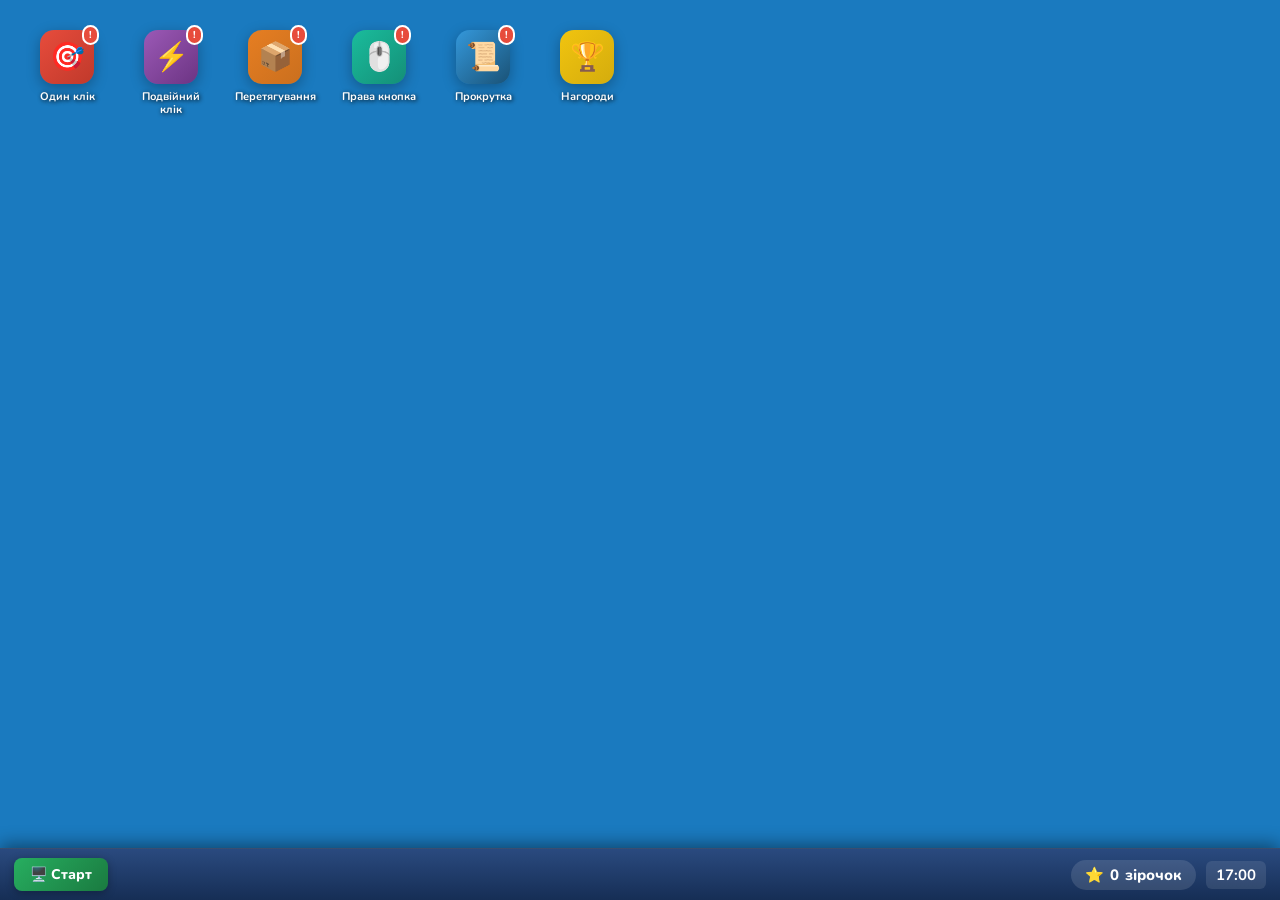
<file: desktop-game.html>
<!DOCTYPE html>
<html lang="uk">
<head>
<meta charset="UTF-8">
<meta name="viewport" content="width=device-width, initial-scale=1.0">
<title>🖥️ Мій Комп'ютер</title>
<style>
@import url('https://fonts.googleapis.com/css2?family=Nunito:wght@400;700;800;900&display=swap');

*{box-sizing:border-box;margin:0;padding:0;-webkit-user-select:none;user-select:none;}

body{
  font-family:'Nunito',sans-serif;
  background:#1a7abf;
  height:100vh;
  overflow:hidden;
  position:relative;
}

/* ── TASKBAR ── */
#taskbar{
  position:fixed;bottom:0;left:0;right:0;height:52px;
  background:linear-gradient(#2a4a7f,#162e55);
  display:flex;align-items:center;padding:0 14px;gap:10px;
  z-index:9000;border-top:1px solid rgba(255,255,255,.15);
  box-shadow:0 -3px 18px rgba(0,0,0,.45);
}
#start-btn{
  background:linear-gradient(135deg,#27ae60,#1a7a40);
  color:#fff;border:none;border-radius:8px;
  padding:7px 16px;font:800 14px 'Nunito',sans-serif;
  cursor:pointer;box-shadow:0 2px 8px rgba(0,0,0,.3);
  transition:transform .12s;
}
#start-btn:hover{transform:scale(1.06);}
#start-btn:active{transform:scale(.94);}
#tb-score{
  margin-left:auto;color:#fff;font-size:15px;font-weight:800;
  background:rgba(255,255,255,.12);border-radius:20px;
  padding:5px 14px;display:flex;align-items:center;gap:6px;
}
#clock{
  color:#fff;font-size:15px;font-weight:700;
  background:rgba(255,255,255,.1);border-radius:6px;padding:4px 10px;
}

/* ── DESKTOP ICONS ── */
#desktop{
  position:absolute;top:0;left:0;right:0;bottom:52px;
  display:flex;flex-wrap:wrap;align-content:flex-start;
  padding:22px;gap:14px;
}
.icon{
  width:90px;display:flex;flex-direction:column;
  align-items:center;gap:6px;cursor:pointer;
  border-radius:12px;padding:8px 4px;
  transition:background .15s,transform .12s;position:relative;
}
.icon:hover{background:rgba(255,255,255,.22);transform:scale(1.07);}
.icon-img{
  width:54px;height:54px;border-radius:14px;
  display:flex;align-items:center;justify-content:center;
  font-size:28px;box-shadow:0 4px 14px rgba(0,0,0,.28);
  position:relative;
}
.icon-lbl{
  color:#fff;font-size:11px;font-weight:700;text-align:center;
  text-shadow:1px 1px 4px rgba(0,0,0,.9);line-height:1.2;
}
.badge{
  position:absolute;top:-5px;right:-5px;
  background:#e74c3c;color:#fff;font-size:10px;font-weight:800;
  border-radius:10px;padding:1px 5px;border:2px solid #fff;
}
.badge.done{background:#27ae60;}

/* ── WINDOWS ── */
.win{
  position:absolute;background:#f0f4ff;
  border-radius:16px;box-shadow:0 22px 60px rgba(0,0,0,.55);
  display:none;flex-direction:column;
  overflow:hidden;border:1px solid rgba(255,255,255,.3);
  min-width:340px;
}
.win.open{display:flex;}
.win-hdr{
  background:linear-gradient(135deg,#2c5f9e,#1a3a6e);
  color:#fff;padding:10px 14px;
  display:flex;align-items:center;gap:10px;
  cursor:move;border-radius:16px 16px 0 0;flex-shrink:0;
  touch-action:none;
}
.win-title{font-weight:800;font-size:13px;flex:1;}
.win-close{
  width:26px;height:26px;border-radius:50%;border:none;
  background:#e74c3c;color:#fff;font-size:12px;font-weight:800;
  cursor:pointer;display:flex;align-items:center;justify-content:center;
  transition:all .15s;
}
.win-close:hover{background:#c0392b;transform:scale(1.12);}
.win-body{
  padding:18px;flex:1;display:flex;flex-direction:column;
  align-items:center;gap:12px;
}

/* ── SHARED GAME UI ── */
.instruction{
  background:linear-gradient(135deg,#3498db,#2471a3);
  color:#fff;border-radius:12px;padding:9px 14px;
  font-size:13px;font-weight:700;text-align:center;width:100%;
}
.big-num{font-size:52px;font-weight:900;color:#2c3e50;line-height:1;}
.goal-txt{font-size:13px;color:#7f8c8d;font-weight:700;}
.pbar{width:100%;height:18px;background:#dde;border-radius:9px;overflow:hidden;}
.pfill{height:100%;border-radius:9px;transition:width .35s ease;background:linear-gradient(90deg,#27ae60,#2ecc71);}
.done-msg{
  display:none;flex-direction:column;align-items:center;gap:4px;
  background:linear-gradient(135deg,#f9ca24,#f0932b);
  border-radius:14px;padding:14px;text-align:center;
  font-size:14px;font-weight:800;color:#fff;width:100%;
}
.done-msg.show{display:flex;}
.done-msg .big{font-size:38px;}

/* ── CLICK GAME ── */
#click-target{
  width:120px;height:120px;border-radius:50%;
  background:linear-gradient(135deg,#e74c3c,#c0392b);
  border:4px solid #fff;cursor:pointer;
  display:flex;align-items:center;justify-content:center;font-size:48px;
  box-shadow:0 8px 26px rgba(231,76,60,.5);
  animation:pulse 1.4s ease-in-out infinite;transition:background .2s;
}
@keyframes pulse{0%,100%{transform:scale(1)}50%{transform:scale(1.07)}}
#click-target:active{transform:scale(.88)!important;animation:none;}

/* ── DBLCLICK GAME ── */
#dbl-target{
  width:130px;height:130px;border-radius:18px;
  background:linear-gradient(135deg,#9b59b6,#6c3483);
  border:4px solid #fff;cursor:pointer;
  display:flex;align-items:center;justify-content:center;
  flex-direction:column;gap:4px;font-size:44px;
  box-shadow:0 8px 26px rgba(155,89,182,.5);
  animation:bob 2s ease-in-out infinite;
}
@keyframes bob{0%,100%{transform:translateY(0)}50%{transform:translateY(-8px)}}
#dbl-target .hint{font-size:12px;color:rgba(255,255,255,.9);font-weight:700;}

/* ── DRAG GAME ── */
#drag-stage{
  width:100%;height:180px;position:relative;
  background:linear-gradient(135deg,#ecf0f1,#dfe6e9);
  border-radius:14px;border:3px dashed #bdc3c7;
}
#drag-box{
  position:absolute;
  width:60px;height:60px;
  border-radius:14px;
  background:linear-gradient(135deg,#e67e22,#ca6f1e);
  border:3px solid #fff;
  display:flex;align-items:center;justify-content:center;font-size:28px;
  box-shadow:0 5px 16px rgba(230,126,34,.5);
  cursor:grab;
  touch-action:none;
  z-index:10;
}
#drag-box.active{cursor:grabbing;box-shadow:0 12px 30px rgba(230,126,34,.65);transform:scale(1.1) rotate(3deg);}
#drag-zone{
  position:absolute;
  width:72px;height:72px;
  right:18px;top:50%;margin-top:-36px;
  border-radius:14px;
  background:rgba(46,204,113,.2);
  border:3px dashed #27ae60;
  display:flex;align-items:center;justify-content:center;font-size:28px;
  transition:all .15s;
}
#drag-zone.over{background:rgba(46,204,113,.5);border-style:solid;transform:scale(1.1);}
#drag-hint{
  position:absolute;top:50%;left:calc(14% + 55px);margin-top:-14px;
  font-size:24px;
  animation:nudge .7s ease-in-out infinite;pointer-events:none;opacity:.6;
}
@keyframes nudge{0%,100%{transform:translateX(0)}50%{transform:translateX(8px)}}

/* ── RIGHT-CLICK ── */
#rc-target{
  width:130px;height:130px;border-radius:18px;
  background:linear-gradient(135deg,#1abc9c,#148f77);
  border:4px solid #fff;cursor:context-menu;
  display:flex;align-items:center;justify-content:center;
  flex-direction:column;gap:4px;font-size:44px;
  box-shadow:0 8px 26px rgba(26,188,156,.5);
  animation:bob 1.8s ease-in-out infinite;
}
#rc-target .hint{font-size:12px;color:rgba(255,255,255,.9);font-weight:700;}

/* ── CONTEXT MENU ── */
#ctx-menu{
  position:fixed;background:#fff;border-radius:10px;
  box-shadow:0 8px 28px rgba(0,0,0,.3);
  padding:6px 0;min-width:165px;z-index:9999;display:none;
  border:1px solid rgba(0,0,0,.1);
}
#ctx-menu.show{display:block;}
.ctx-item{
  padding:8px 16px;font:700 13px 'Nunito',sans-serif;
  cursor:pointer;color:#2c3e50;display:flex;align-items:center;gap:8px;
  transition:background .1s;
}
.ctx-item:hover{background:#eaf4fb;}
.ctx-item.hl{background:#d5f5e3;color:#1a7a40;}
.ctx-sep{height:1px;background:#eee;margin:4px 0;}

/* ── SCROLL ── */
#scroll-box{
  width:100%;height:155px;overflow-y:auto;
  border-radius:12px;border:2px solid #bdc3c7;background:#fff;
}
#scroll-box::-webkit-scrollbar{width:10px;}
#scroll-box::-webkit-scrollbar-track{background:#f0f0f0;border-radius:5px;}
#scroll-box::-webkit-scrollbar-thumb{background:#3498db;border-radius:5px;}
.s-item{
  padding:9px 14px;font-size:13px;font-weight:700;color:#2c3e50;
  border-bottom:1px solid #eee;display:flex;align-items:center;gap:8px;
  transition:background .1s;
}
.s-item.tgt{background:#fff9c4;cursor:pointer;}
.s-item.tgt:hover{background:#ffe082;}
.s-item.found{background:#d5f5e3!important;color:#1a7a40;}

/* ── TROPHY ── */
#medal-grid{display:flex;flex-wrap:wrap;gap:10px;justify-content:center;}
.medal{font-size:40px;animation:mpop .4s ease;}
@keyframes mpop{0%{transform:scale(0)}60%{transform:scale(1.3)}100%{transform:scale(1)}}

/* ── FEEDBACK ── */
.fb{
  position:fixed;pointer-events:none;
  font:900 22px 'Nunito',sans-serif;
  text-shadow:2px 2px 0 rgba(0,0,0,.25);
  animation:fbUp 1.1s ease forwards;z-index:9998;
}
@keyframes fbUp{
  0%{opacity:1;transform:translateY(0) scale(.8)}
  20%{opacity:1;transform:translateY(-12px) scale(1.25)}
  100%{opacity:0;transform:translateY(-70px) scale(1)}
}
.sp{
  position:fixed;pointer-events:none;font-size:18px;
  animation:sfly .9s ease forwards;z-index:9997;
}
@keyframes sfly{0%{opacity:1;transform:translate(0,0)}100%{opacity:0;transform:var(--t)}}
.fw{
  position:fixed;pointer-events:none;font-size:28px;
  animation:fwgo 1.4s ease forwards;z-index:9999;
}
@keyframes fwgo{
  0%{opacity:1;transform:translate(0,0) scale(.4)}
  40%{opacity:1;transform:var(--e) scale(1.5)}
  100%{opacity:0;transform:var(--e) scale(.4) translateY(40px)}
}
</style>
</head>
<body>

<!-- Desktop icons -->
<div id="desktop">
  <div class="icon" id="ico-click">
    <div class="icon-img" style="background:linear-gradient(135deg,#e74c3c,#c0392b)">🎯<span class="badge" id="b-click">!</span></div>
    <div class="icon-lbl">Один клік</div>
  </div>
  <div class="icon" id="ico-dbl">
    <div class="icon-img" style="background:linear-gradient(135deg,#9b59b6,#6c3483)">⚡<span class="badge" id="b-dbl">!</span></div>
    <div class="icon-lbl">Подвійний клік</div>
  </div>
  <div class="icon" id="ico-drag">
    <div class="icon-img" style="background:linear-gradient(135deg,#e67e22,#ca6f1e)">📦<span class="badge" id="b-drag">!</span></div>
    <div class="icon-lbl">Перетягування</div>
  </div>
  <div class="icon" id="ico-rc">
    <div class="icon-img" style="background:linear-gradient(135deg,#1abc9c,#148f77)">🖱️<span class="badge" id="b-rc">!</span></div>
    <div class="icon-lbl">Права кнопка</div>
  </div>
  <div class="icon" id="ico-scroll">
    <div class="icon-img" style="background:linear-gradient(135deg,#3498db,#1a5276)">📜<span class="badge" id="b-scroll">!</span></div>
    <div class="icon-lbl">Прокрутка</div>
  </div>
  <div class="icon" id="ico-trophy">
    <div class="icon-img" style="background:linear-gradient(135deg,#f1c40f,#d4ac0d)">🏆</div>
    <div class="icon-lbl">Нагороди</div>
  </div>
</div>

<!-- WINDOW: CLICK -->
<div class="win" id="w-click" style="width:310px;top:50px;left:80px">
  <div class="win-hdr" data-w="w-click">🎯 <span class="win-title">Один клік — Вцілься!</span>
    <button class="win-close" data-close="w-click">✕</button></div>
  <div class="win-body">
    <div class="instruction">👆 Натисни на мішень 10 разів!</div>
    <div class="big-num" id="c-n">0</div>
    <div class="goal-txt" id="c-g">Ціль: 10</div>
    <div class="pbar"><div class="pfill" id="c-b" style="width:0"></div></div>
    <div id="click-target">🎯</div>
    <div class="done-msg" id="c-done"><div class="big">🌟</div>Чудово! Ти вмієш клікати!<div>+10 ⭐</div></div>
  </div>
</div>

<!-- WINDOW: DBLCLICK -->
<div class="win" id="w-dbl" style="width:310px;top:70px;left:420px">
  <div class="win-hdr" data-w="w-dbl">⚡ <span class="win-title">Подвійний клік — Відкрий!</span>
    <button class="win-close" data-close="w-dbl">✕</button></div>
  <div class="win-body">
    <div class="instruction">✌️ Двічі швидко клікни по іконці!</div>
    <div class="big-num" id="d-n">0</div>
    <div class="goal-txt" id="d-g">Ціль: 5</div>
    <div class="pbar"><div class="pfill" id="d-b" style="width:0;background:linear-gradient(90deg,#9b59b6,#8e44ad)"></div></div>
    <div id="dbl-target">🎁<div class="hint">дво-клік!</div></div>
    <div class="done-msg" id="d-done"><div class="big">⚡</div>Супер! Подвійний клік освоєно!<div>+15 ⭐</div></div>
  </div>
</div>

<!-- WINDOW: DRAG -->
<div class="win" id="w-drag" style="width:370px;top:90px;left:760px">
  <div class="win-hdr" data-w="w-drag">📦 <span class="win-title">Перетягування — Склади!</span>
    <button class="win-close" data-close="w-drag">✕</button></div>
  <div class="win-body">
    <div class="instruction">🖱️ Утримуй кнопку і тягни коробку у зелену зону!</div>
    <div class="big-num" id="dr-n">0</div>
    <div class="goal-txt" id="dr-g">Ціль: 5</div>
    <div class="pbar"><div class="pfill" id="dr-b" style="width:0;background:linear-gradient(90deg,#e67e22,#d35400)"></div></div>
    <div id="drag-stage">
      <div id="drag-box">📦</div>
      <div id="drag-zone">🏁</div>
      <div id="drag-hint">➡️</div>
    </div>
    <div class="done-msg" id="dr-done"><div class="big">🚀</div>Браво! Перетягування освоєно!<div>+20 ⭐</div></div>
  </div>
</div>

<!-- WINDOW: RIGHT CLICK -->
<div class="win" id="w-rc" style="width:310px;top:300px;left:80px">
  <div class="win-hdr" data-w="w-rc">🖱️ <span class="win-title">Права кнопка — Меню!</span>
    <button class="win-close" data-close="w-rc">✕</button></div>
  <div class="win-body">
    <div class="instruction">👉 Клікни ПРАВОЮ кнопкою миші по іконці!</div>
    <div class="big-num" id="rc-n">0</div>
    <div class="goal-txt" id="rc-g">Ціль: 5</div>
    <div class="pbar"><div class="pfill" id="rc-b" style="width:0;background:linear-gradient(90deg,#1abc9c,#148f77)"></div></div>
    <div id="rc-target">🖥️<div class="hint">права кнопка!</div></div>
    <div class="done-msg" id="rc-done"><div class="big">🖱️</div>Відмінно! Ти знаєш праву кнопку!<div>+15 ⭐</div></div>
  </div>
</div>

<!-- WINDOW: SCROLL -->
<div class="win" id="w-scroll" style="width:340px;top:320px;left:420px">
  <div class="win-hdr" data-w="w-scroll">📜 <span class="win-title">Прокрутка — Знайди!</span>
    <button class="win-close" data-close="w-scroll">✕</button></div>
  <div class="win-body">
    <div class="instruction" id="sc-inst">🔍 Прокрути список і знайди предмет!</div>
    <div class="big-num" id="sc-n">0</div>
    <div class="goal-txt" id="sc-g">Ціль: 5</div>
    <div class="pbar"><div class="pfill" id="sc-b" style="width:0;background:linear-gradient(90deg,#3498db,#1a5276)"></div></div>
    <div id="scroll-box"></div>
    <div class="done-msg" id="sc-done"><div class="big">📜</div>Молодець! Прокрутка освоєна!<div>+15 ⭐</div></div>
  </div>
</div>

<!-- WINDOW: TROPHY -->
<div class="win" id="w-trophy" style="width:290px;top:180px;left:250px">
  <div class="win-hdr" data-w="w-trophy">🏆 <span class="win-title">Мої нагороди</span>
    <button class="win-close" data-close="w-trophy">✕</button></div>
  <div class="win-body">
    <div style="font-size:50px">⭐</div>
    <div class="big-num" id="total-stars">0</div>
    <div class="goal-txt">зірочок зібрано</div>
    <div id="medal-grid"></div>
    <div style="font-size:12px;color:#95a5a6;font-weight:600;text-align:center">Виконуй завдання щоб отримати медалі! 🌟</div>
  </div>
</div>

<!-- Context menu -->
<div id="ctx-menu">
  <div class="ctx-item">📂 Відкрити</div>
  <div class="ctx-sep"></div>
  <div class="ctx-item hl" id="ctx-ok">✅ Правильний пункт!</div>
  <div class="ctx-sep"></div>
  <div class="ctx-item">🗑️ Видалити</div>
  <div class="ctx-item">⚙️ Властивості</div>
</div>

<!-- Taskbar -->
<div id="taskbar">
  <button id="start-btn">🖥️ Старт</button>
  <div id="tb-score">⭐ <span id="tb-n">0</span> зірочок</div>
  <div id="clock">--:--</div>
</div>

<script>
// ── STATE ──
const S={
  stars:0,
  click:{n:0,goal:10,done:false},
  dbl:  {n:0,goal:5, done:false},
  drag: {n:0,goal:5, done:false},
  rc:   {n:0,goal:5, done:false},
  sc:   {n:0,goal:5, done:false},
};

// ── CLOCK ──
setInterval(()=>{
  const d=new Date();
  document.getElementById('clock').textContent=
    String(d.getHours()).padStart(2,'0')+':'+String(d.getMinutes()).padStart(2,'0');
},1000);

// ── WINDOW MANAGEMENT ──
let topZ=500;

// Make title bars draggable
document.querySelectorAll('.win-hdr').forEach(hdr=>{
  let on=false,ox=0,oy=0;
  hdr.addEventListener('pointerdown',e=>{
    if(e.target.classList.contains('win-close'))return;
    on=true; hdr.setPointerCapture(e.pointerId);
    const r=hdr.parentElement.getBoundingClientRect();
    ox=e.clientX-r.left; oy=e.clientY-r.top;
    front(hdr.parentElement);
    e.preventDefault();
  });
  hdr.addEventListener('pointermove',e=>{
    if(!on)return;
    const w=hdr.parentElement;
    w.style.left=Math.max(0,e.clientX-ox)+'px';
    w.style.top =Math.max(0,e.clientY-oy)+'px';
  });
  hdr.addEventListener('pointerup',()=>on=false);
  hdr.addEventListener('pointercancel',()=>on=false);
});

function front(el){el.style.zIndex=++topZ;}
function openWin(id){
  const w=document.getElementById(id);
  w.classList.add('open'); front(w);
  if(id==='w-drag') requestAnimationFrame(()=>requestAnimationFrame(resetBox));
  if(id==='w-scroll') buildList();
}
function closeWin(id){document.getElementById(id).classList.remove('open');}
function openAll(){['w-click','w-dbl','w-drag','w-rc','w-scroll'].forEach(openWin);}

// ── HELPERS ──
function addStars(n){
  S.stars+=n;
  document.getElementById('tb-n').textContent=S.stars;
  document.getElementById('total-stars').textContent=S.stars;
}
function markDone(bid){const b=document.getElementById(bid);b.textContent='✓';b.classList.add('done');}
function addMedal(em){const d=document.createElement('div');d.className='medal';d.textContent=em;document.getElementById('medal-grid').appendChild(d);}

function fb(x,y,t,c){
  const e=document.createElement('div');e.className='fb';
  e.style.cssText=`left:${x-30}px;top:${y-20}px;color:${c||'#f1c40f'}`;
  e.textContent=t; document.body.appendChild(e);
  setTimeout(()=>e.remove(),1150);
}
function sparkle(x,y){
  ['⭐','✨','🌟','💫','⭐','✨'].forEach((em,i)=>{
    const e=document.createElement('div'); e.className='sp';
    e.style.cssText=`left:${x}px;top:${y}px`;e.textContent=em;
    const a=(i/6)*Math.PI*2,d=40+Math.random()*35;
    e.style.setProperty('--t',`translate(${Math.cos(a)*d}px,${Math.sin(a)*d}px)`);
    e.style.animationDelay=Math.random()*.15+'s';
    document.body.appendChild(e);setTimeout(()=>e.remove(),950);
  });
}
function fireworks(){
  ['🎉','🎊','🌟','⭐','✨','💫','🎈'].forEach(em=>{
    for(let i=0;i<2;i++)setTimeout(()=>{
      const e=document.createElement('div');e.className='fw';
      e.style.cssText=`left:${Math.random()*window.innerWidth}px;top:${Math.random()*(window.innerHeight-80)}px`;
      const ex=(Math.random()-.5)*180,ey=(Math.random()-.5)*180;
      e.style.setProperty('--e',`translate(${ex}px,${ey}px)`);
      e.textContent=em; document.body.appendChild(e);
      setTimeout(()=>e.remove(),1500);
    },Math.random()*600);
  });
}

// ══ GAME 1: CLICK ══
document.getElementById('click-target').addEventListener('click',function(e){
  if(S.click.done)return;
  S.click.n++;
  document.getElementById('c-n').textContent=S.click.n;
  document.getElementById('c-b').style.width=(S.click.n/S.click.goal*100)+'%';
  addStars(1); fb(e.clientX,e.clientY,'+1⭐','#e74c3c');
  if(S.click.n>=S.click.goal){
    S.click.done=true;
    document.getElementById('c-g').textContent='✅ Виконано!';
    document.getElementById('c-done').classList.add('show');
    markDone('b-click'); addStars(10); fireworks(); addMedal('🎯');
  }
});

// ══ GAME 2: DBLCLICK ══
function handleDbl(){
  if(S.dbl.done)return;
  S.dbl.n++;
  document.getElementById('d-n').textContent=S.dbl.n;
  document.getElementById('d-b').style.width=(S.dbl.n/S.dbl.goal*100)+'%';
  addStars(3);
  const r=document.getElementById('dbl-target').getBoundingClientRect();
  sparkle(r.left+r.width/2,r.top+r.height/2);
  fb(r.left+20,r.top,'+3⭐','#9b59b6');
  if(S.dbl.n>=S.dbl.goal){
    S.dbl.done=true;
    document.getElementById('d-g').textContent='✅ Виконано!';
    document.getElementById('d-done').classList.add('show');
    markDone('b-dbl'); addStars(15); fireworks(); addMedal('⚡');
  }
}
function dblHint(el){const r=el.getBoundingClientRect();fb(r.left+40,r.top+20,'✌️ Двічі!','#9b59b6');}

// ══ GAME 3: DRAG — clean pointer-capture approach ══
const dragBox  = document.getElementById('drag-box');
const dragZone = document.getElementById('drag-zone');
const dragStage= document.getElementById('drag-stage');

// offsets inside the box where user grabbed
let ox=0, oy=0;

function resetBox(){
  const sr=dragStage.getBoundingClientRect();
  if(!sr.width)return;
  dragBox.style.left=Math.round(sr.width*.12)+'px';
  dragBox.style.top =Math.round((sr.height-dragBox.offsetHeight)/2)+'px';
  dragBox.style.transform='';
}

function isHit(clientX,clientY){
  const r=dragZone.getBoundingClientRect();
  return clientX>=r.left && clientX<=r.right && clientY>=r.top && clientY<=r.bottom;
}

dragBox.addEventListener('pointerdown',function(e){
  if(S.drag.done)return;
  this.setPointerCapture(e.pointerId);
  const r=this.getBoundingClientRect();
  ox=e.clientX-r.left;
  oy=e.clientY-r.top;
  this.classList.add('active');
  e.stopPropagation();
  e.preventDefault();
});

dragBox.addEventListener('pointermove',function(e){
  if(!this.classList.contains('active'))return;
  const sr=dragStage.getBoundingClientRect();
  this.style.left=(e.clientX-sr.left-ox)+'px';
  this.style.top =(e.clientY-sr.top -oy)+'px';
  dragZone.classList.toggle('over',isHit(e.clientX,e.clientY));
  e.preventDefault();
});

dragBox.addEventListener('pointerup',function(e){
  if(!this.classList.contains('active'))return;
  this.classList.remove('active');
  this.style.transform='';
  dragZone.classList.remove('over');

  if(isHit(e.clientX,e.clientY) && !S.drag.done){
    const r=dragZone.getBoundingClientRect();
    sparkle(r.left+r.width/2,r.top+r.height/2);
    fb(r.left,r.top-10,'+4⭐','#e67e22');
    S.drag.n++;
    document.getElementById('dr-n').textContent=S.drag.n;
    document.getElementById('dr-b').style.width=(S.drag.n/S.drag.goal*100)+'%';
    addStars(4);
    dragZone.classList.add('over');
    setTimeout(()=>{dragZone.classList.remove('over');if(!S.drag.done)resetBox();},600);
    if(S.drag.n>=S.drag.goal){
      S.drag.done=true;
      document.getElementById('dr-g').textContent='✅ Виконано!';
      document.getElementById('dr-done').classList.add('show');
      document.getElementById('drag-hint').style.display='none';
      markDone('b-drag'); addStars(20); fireworks(); addMedal('📦');
    }
  } else {
    resetBox();
  }
  e.preventDefault();
});

dragBox.addEventListener('pointercancel',function(){
  this.classList.remove('active');
  this.style.transform='';
  dragZone.classList.remove('over');
  resetBox();
});

// ══ GAME 4: RIGHT CLICK ══
let rcWaiting=false;

function handleRC(e){
  e.preventDefault(); e.stopPropagation();
  if(S.rc.done)return;
  rcWaiting=true;
  const m=document.getElementById('ctx-menu');
  m.classList.add('show');
  let x=e.clientX, y=e.clientY;
  if(x+170>window.innerWidth)x=window.innerWidth-175;
  if(y+145>window.innerHeight)y=window.innerHeight-150;
  m.style.left=x+'px'; m.style.top=y+'px';
}

document.getElementById('ctx-ok').addEventListener('click',function(e){
  if(!rcWaiting)return;
  e.stopPropagation();
  document.getElementById('ctx-menu').classList.remove('show');
  rcWaiting=false;
  S.rc.n++;
  document.getElementById('rc-n').textContent=S.rc.n;
  document.getElementById('rc-b').style.width=(S.rc.n/S.rc.goal*100)+'%';
  const r=document.getElementById('rc-target').getBoundingClientRect();
  sparkle(r.left+r.width/2,r.top+r.height/2);
  fb(r.left+20,r.top,'+3⭐','#1abc9c'); addStars(3);
  if(S.rc.n>=S.rc.goal){
    S.rc.done=true;
    document.getElementById('rc-g').textContent='✅ Виконано!';
    document.getElementById('rc-done').classList.add('show');
    markDone('b-rc'); addStars(15); fireworks(); addMedal('🖱️');
  }
});

document.addEventListener('click',()=>{
  document.getElementById('ctx-menu').classList.remove('show');
  rcWaiting=false;
});
document.addEventListener('contextmenu',e=>{
  if(e.target.id!=='rc-target'&&!e.target.closest('#rc-target'))e.preventDefault();
});

// ══ GAME 5: SCROLL & FIND ══
const ITEMS=[
  '🍎 Яблуко','🐶 Собака','🚀 Ракета','🌈 Веселка','🎸 Гітара',
  '🦁 Лев','🍕 Піца','🌊 Хвиля','🎈 Кулька','🦋 Метелик',
  '⚽ М\'яч','🎨 Фарби','🏡 Будинок','🌺 Квітка','🐠 Рибка',
  '🎵 Нота','🍦 Морозиво','🌙 Місяць','🎃 Гарбуз','🚂 Поїзд',
];
let scTarget='';

function buildList(){
  if(S.sc.done)return;
  const box=document.getElementById('scroll-box');
  box.innerHTML='';
  const pool=[...ITEMS].sort(()=>Math.random()-.5);
  // target placed at position 8-15 so user must scroll
  const ti=8+Math.floor(Math.random()*7);
  scTarget=pool[ti];
  pool.forEach((it,i)=>{
    const d=document.createElement('div');
    const isTgt=(it===scTarget);
    d.className='s-item'+(isTgt?' tgt':'');
    d.textContent=it;
    if(isTgt)d.addEventListener('click',hitItem);
    box.appendChild(d);
  });
  document.getElementById('sc-inst').textContent='🔍 Знайди і натисни: '+scTarget;
  box.scrollTop=0;
}

function hitItem(){
  if(S.sc.done)return;
  this.classList.add('found');
  this.removeEventListener('click',hitItem);
  S.sc.n++;
  document.getElementById('sc-n').textContent=S.sc.n;
  document.getElementById('sc-b').style.width=(S.sc.n/S.sc.goal*100)+'%';
  const r=this.getBoundingClientRect();
  sparkle(r.left+r.width/2,r.top+r.height/2);
  fb(r.left+20,r.top,'+3⭐','#3498db'); addStars(3);
  if(S.sc.n>=S.sc.goal){
    S.sc.done=true;
    document.getElementById('sc-g').textContent='✅ Виконано!';
    document.getElementById('sc-done').classList.add('show');
    markDone('b-scroll'); addStars(15); fireworks(); addMedal('📜');
  } else {
    setTimeout(buildList,700);
  }
}

// init clock immediately
const d=new Date();
document.getElementById('clock').textContent=
  String(d.getHours()).padStart(2,'0')+':'+String(d.getMinutes()).padStart(2,'0');

// ── BIND ALL EVENTS HERE (after functions defined) ──

// Desktop icons
document.getElementById('ico-click').addEventListener('click', ()=>openWin('w-click'));
document.getElementById('ico-drag').addEventListener('click',  ()=>openWin('w-drag'));
document.getElementById('ico-rc').addEventListener('click',    ()=>openWin('w-rc'));
document.getElementById('ico-scroll').addEventListener('click',()=>openWin('w-scroll'));
document.getElementById('ico-trophy').addEventListener('click',()=>openWin('w-trophy'));
// dbl-click icon: single click shows hint, double click opens window
document.getElementById('ico-dbl').addEventListener('click',   ()=>dblHint(document.getElementById('ico-dbl')));
document.getElementById('ico-dbl').addEventListener('dblclick',()=>openWin('w-dbl'));

// Close buttons
document.querySelectorAll('.win-close[data-close]').forEach(btn=>{
  btn.addEventListener('click', ()=>closeWin(btn.dataset.close));
});

// Start button
document.getElementById('start-btn').addEventListener('click', openAll);

// Dbl-click target
document.getElementById('dbl-target').addEventListener('dblclick', handleDbl);

// Right-click target
document.getElementById('rc-target').addEventListener('contextmenu', handleRC);
</script>
</body>
</html>
</file>
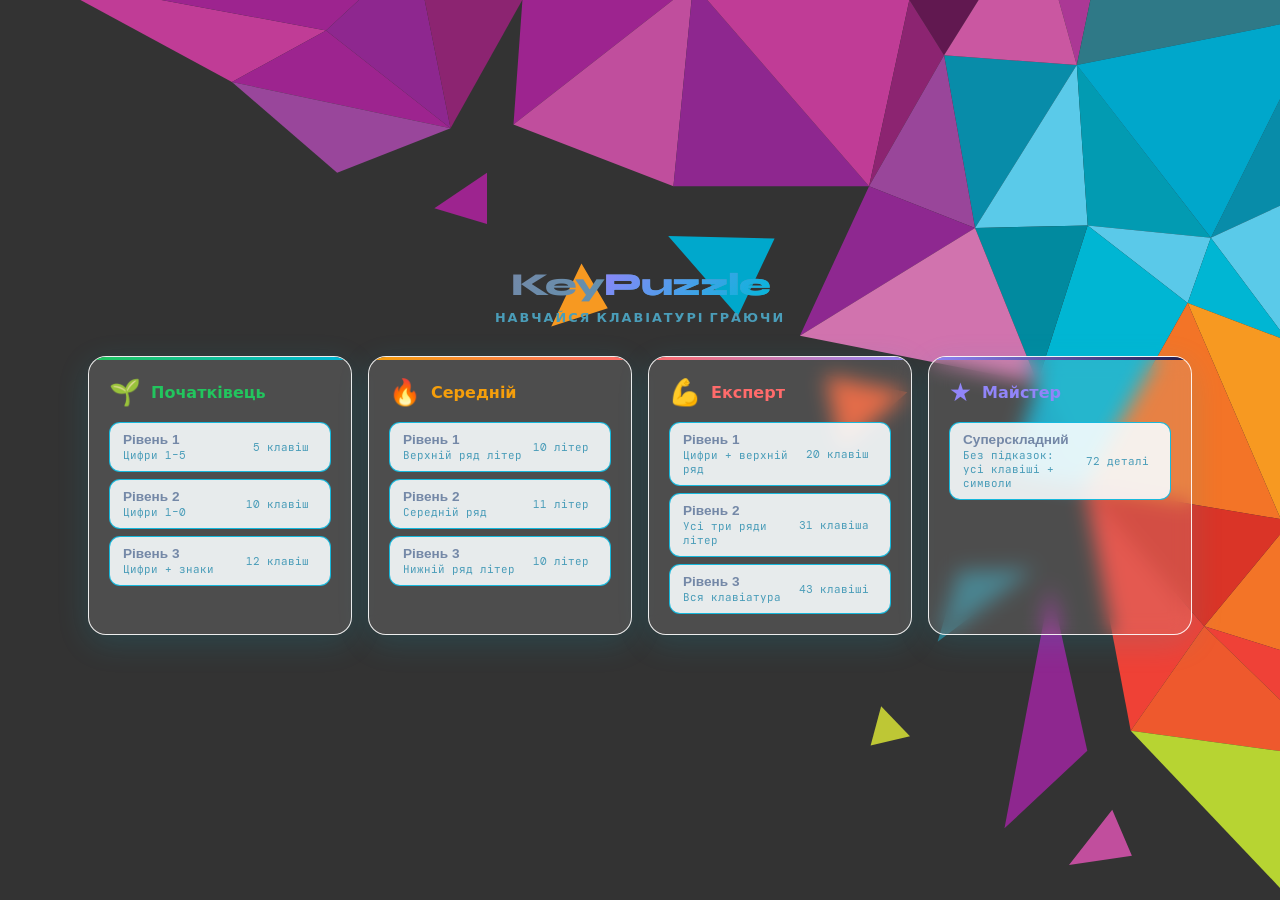
<file: keyboard-puzzle.html>
<!DOCTYPE html>
<html lang="uk">
<head>
<meta charset="UTF-8">
<meta name="viewport" content="width=device-width, initial-scale=1.0">
<title>KeyPuzzle</title>
<link rel="preconnect" href="https://fonts.googleapis.com">
<link href="https://fonts.googleapis.com/css2?family=Syne:wght@400;600;700;800&family=DM+Mono:wght@400;500&family=JetBrains+Mono:wght@500;700&display=swap" rel="stylesheet">
<style>
:root {
  --bg: #24d7ff;
  --surface: #ffffff;
  --surface2: #e8faff;
  --border: #a0eaf8;
  --accent: #9185f9;
  --accent2: #FF6B6B;
  --accent3: #00b8d9;
  --green: #22c55e;
  --yellow: #f59e0b;
  --text: #7488a7;
  --muted: #4a9db9;
  --key-bg: #909090;
  --key-border: #b0eefa;
  --key-shadow: #0ea5c9;
}
*,*::before,*::after{box-sizing:border-box;margin:0;padding:0}
body{font-family:'Syne',system-ui,sans-serif;background:var(--bg);color:var(--text);min-height:100vh;overflow:hidden}
body::before{content:'';position:fixed;inset:0;background:radial-gradient(ellipse 55% 45% at 10% 15%,rgba(255,255,255,.55) 0%,transparent 60%),radial-gradient(ellipse 40% 35% at 90% 80%,rgba(124,111,255,.18) 0%,transparent 60%),radial-gradient(ellipse 30% 30% at 50% 50%,rgba(0,255,200,.1) 0%,transparent 70%);pointer-events:none;z-index:0}
.screen{display:none;position:fixed;inset:0;z-index:1}
.screen.active{display:flex;flex-direction:column;align-items:center;justify-content:center}

/* ===== START ===== */
#startScreen{padding:24px 16px;overflow-y:auto}
.logo{display:flex;align-items:center;gap:12px;margin-bottom:6px}
.logo-icon{width:46px;height:46px;background:linear-gradient(135deg,var(--accent),var(--accent3));border-radius:13px;display:flex;align-items:center;justify-content:center;font-size:1.4rem;box-shadow:0 0 30px rgba(124,111,255,.4)}
.logo-text{font-size:2rem;font-weight:800;letter-spacing:-1px;background:linear-gradient(135deg,var(--text),var(--muted));-webkit-background-clip:text;-webkit-text-fill-color:transparent}
.logo-text span{background:linear-gradient(135deg,var(--accent),var(--accent3));-webkit-background-clip:text;-webkit-text-fill-color:transparent}
.tagline{color:var(--muted);font-size:.8rem;font-weight:600;letter-spacing:2px;text-transform:uppercase;margin-bottom:30px}
.categories{display:flex;gap:16px;flex-wrap:wrap;justify-content:center;width:100%;max-width:1120px}
.category{background:rgba(185, 185, 185, 0.2);backdrop-filter:blur(10px);border:1.5px solid rgba(255,255,255,.9);border-radius:18px;padding:20px;width:264px;position:relative;overflow:hidden;transition:border-color .3s,transform .3s;box-shadow:0 8px 32px rgba(0,185,220,.15)}
.category::before{content:'';position:absolute;top:0;left:0;right:0;height:3px;border-radius:18px 18px 0 0}
.cat-easy::before{background:linear-gradient(90deg,var(--green),var(--accent3))}
.cat-medium::before{background:linear-gradient(90deg,var(--yellow),var(--accent2))}
.cat-hard::before{background:linear-gradient(90deg,var(--accent2),var(--accent))}
.cat-super::before{background:linear-gradient(90deg,var(--accent),#1e1b4b)}
.category:hover{border-color:var(--accent);transform:translateY(-4px)}
.cat-header{display:flex;align-items:center;gap:10px;margin-bottom:14px}
.cat-icon{font-size:1.6rem}
.cat-name{font-size:1rem;font-weight:800}
.cat-easy .cat-name{color:var(--green)}.cat-medium .cat-name{color:var(--yellow)}.cat-hard .cat-name{color:var(--accent2)}.cat-super .cat-name,.cat-super .cat-icon{color:var(--accent)}
.cat-levels{display:flex;flex-direction:column;gap:7px}
.level-btn{display:flex;align-items:center;justify-content:space-between;background:rgba(249, 253, 254, 0.9);border:1px solid rgba(0,180,220,.9);border-radius:11px;padding:9px 13px;cursor:pointer;transition:all .2s;width:100%;text-align:left}
.level-btn:hover{border-color:var(--accent);background:rgba(124,111,255,.1);transform:translateX(4px)}
.lbname{font-size:.85rem;font-weight:700;color:var(--text)}
.lbdesc{font-size:.68rem;color:var(--muted);font-family:'DM Mono','JetBrains Mono',monospace;margin-top:1px}
.lbbadge{font-family:'DM Mono','JetBrains Mono',monospace;font-size:.68rem;padding:3px 8px;border-radius:6px;color:var(--muted);white-space:nowrap}

/* ===== GAME ===== */
#gameScreen{position:fixed;inset:0;overflow:hidden;align-items:stretch;justify-content:flex-start;flex-direction:column;padding:0}
.game-top{display:flex;align-items:center;justify-content:space-between;padding:9px 18px;background:rgba(255,255,255,.3);backdrop-filter:blur(12px);border-bottom:1px solid var(--border);gap:10px;flex-wrap:wrap;z-index:10;flex-shrink:0}
.glogo{font-size:1.05rem;font-weight:800;letter-spacing:-.5px}
.glogo span{color:var(--accent)}
.stats-row{display:flex;gap:7px;align-items:center;flex-wrap:wrap}
.stat-pill{display:flex;align-items:center;gap:5px;background:rgba(255,255,255,.7);border:1px solid rgba(0,180,220,.3);border-radius:20px;padding:4px 12px;font-family:'DM Mono','JetBrains Mono',monospace;font-size:.8rem;font-weight:600}
.stat-pill.ok{color:var(--green);border-color:rgba(86,207,136,.3)}.stat-pill.fail{color:var(--accent2);border-color:rgba(255,107,107,.3)}.stat-pill.todo{color:var(--accent);border-color:rgba(124,111,255,.3)}
.top-actions{display:flex;gap:7px}
.btn{font-family:'Syne',system-ui,sans-serif;font-weight:700;font-size:.8rem;padding:7px 15px;border:1px solid rgba(0,180,220,.4);border-radius:9px;cursor:pointer;background:rgba(255,255,255,.7);color:var(--text);transition:all .2s;letter-spacing:.3px}
.btn:hover{border-color:var(--accent);color:var(--accent)}
.btn.acc{background:var(--accent);color:#fff;border-color:var(--accent)}.btn.acc:hover{background:#6A5EEE;border-color:#6A5EEE;color:#fff}
.progress-wrap{height:4px;background:rgba(0,180,220,.2);flex-shrink:0;z-index:10}
.progress-fill{height:100%;background:linear-gradient(90deg,var(--accent),var(--accent3));transition:width .5s ease}
.game-area{position:relative;flex:1;overflow:hidden}
body {
  background: #333;
  color: white;
  text-align: center;
  padding: 40px;
  margin: 0;
}

body:before {
  content: "";
  position: absolute;
  top: 0;
  right: 0;
  height: 100%;
  background: url(img/decor-parts.svg) no-repeat right top;
  z-index: 0;
}
/* Floating keys */
.keys-layer{position:absolute;inset:0;z-index:50;pointer-events:none}
.float-key{position:absolute;width:52px;height:52px;background:var(--key-bg);border:2px solid var(--key-border);border-radius:11px;box-shadow:0 4px 0 var(--key-shadow),0 8px 20px rgba(0,0,0,.12);display:flex;align-items:center;justify-content:center;font-family:'DM Mono','JetBrains Mono',monospace;font-size:1rem;font-weight:700;color:var(--text);cursor:grab;user-select:none;transition:box-shadow .15s,border-color .15s,transform .15s;pointer-events:auto;touch-action:none}
.float-key:hover{border-color:var(--accent);box-shadow:0 4px 0 var(--key-shadow),0 0 22px rgba(124,111,255,.5);z-index:20;transform:translateY(-3px) scale(1.05)}
.float-key.dragging{cursor:grabbing;opacity:.88;z-index:100;box-shadow:0 12px 40px rgba(124,111,255,.45);border-color:var(--accent)}
.float-key.fk-wide{width:auto;min-width:52px;padding:0 12px;font-family:'Syne',system-ui,sans-serif;font-size:.78rem}
.float-key.fk-space{min-width:160px}
.float-key.hint-glow{border-color:var(--yellow)!important;animation:hpulse .7s ease infinite alternate}

/* Colorful key palette */
.fk-c0{background:#fff0f0!important;border-color:#ff7eb3!important;box-shadow:0 4px 0 #e0507a,0 6px 18px rgba(255,126,179,.35)!important;color:#c0004a!important}
.fk-c1{background:#fff4e6!important;border-color:#ff9f40!important;box-shadow:0 4px 0 #c86a00,0 6px 18px rgba(255,159,64,.35)!important;color:#8a3d00!important}
.fk-c2{background:#fffde6!important;border-color:#ffd93d!important;box-shadow:0 4px 0 #b89000,0 6px 18px rgba(255,217,61,.35)!important;color:#7a5e00!important}
.fk-c3{background:#edfff3!important;border-color:#43e97b!important;box-shadow:0 4px 0 #1aa84e,0 6px 18px rgba(67,233,123,.35)!important;color:#0a6028!important}
.fk-c4{background:#e8f9ff!important;border-color:#38d9f5!important;box-shadow:0 4px 0 #0099bb,0 6px 18px rgba(56,217,245,.35)!important;color:#005f7a!important}
.fk-c5{background:#f0eeff!important;border-color:#a78bfa!important;box-shadow:0 4px 0 #6d35e0,0 6px 18px rgba(167,139,250,.35)!important;color:#4a1fa0!important}
.fk-c6{background:#fff0fb!important;border-color:#f472b6!important;box-shadow:0 4px 0 #b81e72,0 6px 18px rgba(244,114,182,.35)!important;color:#8a0050!important}
.fk-c7{background:#ecfeff!important;border-color:#22d3ee!important;box-shadow:0 4px 0 #0088a8,0 6px 18px rgba(34,211,238,.35)!important;color:#005068!important}
@keyframes hpulse{from{box-shadow:0 4px 0 var(--key-shadow),0 0 12px rgba(255,209,102,.4)}to{box-shadow:0 4px 0 var(--key-shadow),0 0 30px rgba(255,209,102,.9)}}

/* Keyboard */
.kb-container{position:absolute;bottom:14px;left:50%;transform:translateX(-50%);z-index:8}
.keyboard{background:rgba(255,255,255,.92);backdrop-filter:blur(10px);border:1.5px solid rgba(255,255,255,.9);border-radius:16px;padding:10px 12px;box-shadow:0 12px 40px rgba(0,185,220,.25),inset 0 1px 0 rgba(255,255,255,.8)}
.kb-row{display:flex;gap:4px;margin-bottom:4px;justify-content:center}
.kb-slot{height:40px;background:rgba(36,215,255,.08);border:1.5px dashed rgba(0,160,200,.25);border-radius:8px;display:flex;align-items:center;justify-content:center;font-family:'DM Mono','JetBrains Mono',monospace;font-size:.78rem;color:rgba(0,80,120,.5);position:relative;transition:all .2s;flex-shrink:0}
.kb-slot.w1{width:50px}.kb-slot.w14{width:67px}.kb-slot.w15{width:72px}.kb-slot.w175{width:81px}.kb-slot.w2{width:94px}.kb-slot.w225{width:102px}.kb-slot.w275{width:113px}.kb-slot.w6{width:244px}
.kb-slot.special{background:rgba(200,245,255,.4);border:1.5px solid rgba(0,180,220,.2);color:rgba(0,100,140,.55);font-size:.58rem;font-family:'Syne',system-ui,sans-serif;font-weight:700}
.kb-slot.active-slot{border-color:rgba(124,111,255,.5);background:rgba(124,111,255,.1);color:rgba(80,60,200,.7)}
.kb-slot.hover-slot{border-color:var(--accent)!important;background:rgba(124,111,255,.14)!important;transform:scale(1.07);box-shadow:0 0 18px rgba(124,111,255,.35)}
.kb-slot.placed-ok{border:2px solid rgba(34,197,94,.7);background:rgba(34,197,94,.15);color:#15803d;font-weight:700}
.kb-slot.placed-part{border:2px solid rgba(34,197,94,.45);background:rgba(34,197,94,.08)}
.kb-slot .slot-char{font-family:'DM Mono','JetBrains Mono',monospace;font-size:.88rem;font-weight:800;color:#15803d}
.kb-slot .kc-shift{position:absolute;top:1px;left:5px;font-size:.66rem}
.kb-slot.placed-err{animation:errshake .35s ease;border-color:var(--accent2)!important;background:rgba(255,107,107,.1)!important}
.kb-slot .slbl{position:absolute;bottom:2px;right:4px;font-size:.44rem;color:rgba(0,80,120,.55);font-family:'Syne',system-ui,sans-serif;font-weight:800;pointer-events:none}
@keyframes errshake{0%,100%{transform:translateX(0)}20%{transform:translateX(-5px)}60%{transform:translateX(5px)}}
@keyframes popin{0%{transform:scale(.5);opacity:0}70%{transform:scale(1.15)}100%{transform:scale(1);opacity:1}}
.pop{animation:popin .35s cubic-bezier(.34,1.56,.64,1)}
.level-label{position:absolute;top:10px;left:50%;transform:translateX(-50%);background:rgba(255,255,255,.75);backdrop-filter:blur(8px);border:1px solid rgba(0,180,220,.3);border-radius:20px;padding:4px 16px;font-size:.72rem;font-weight:700;color:var(--muted);letter-spacing:1px;text-transform:uppercase;z-index:6;pointer-events:none;white-space:nowrap}
.instruction{position:absolute;bottom:82px;left:50%;transform:translateX(-50%);font-size:.72rem;font-weight:600;color:var(--muted);letter-spacing:.5px;pointer-events:none;z-index:6;white-space:nowrap}

/* ===== RESULT ===== */
#resultScreen{padding:28px}
.result-panel{background:rgba(255,255,255,.92);backdrop-filter:blur(16px);border:1.5px solid rgba(255,255,255,.3);border-radius:22px;padding:40px 36px;max-width:440px;width:100%;text-align:center;position:relative;overflow:hidden;box-shadow:0 20px 60px rgba(0,185,220,.2)}
.result-panel::before{content:'';position:absolute;top:0;left:0;right:0;height:3px}
.grade-12::before,.grade-11::before,.grade-10::before{background:linear-gradient(90deg,var(--green),var(--accent3))}
.grade-9::before,.grade-8::before,.grade-7::before{background:linear-gradient(90deg,var(--yellow),var(--green))}
.grade-6::before,.grade-5::before,.grade-4::before{background:linear-gradient(90deg,var(--yellow),var(--accent2))}
.grade-3::before,.grade-2::before,.grade-1::before{background:linear-gradient(90deg,var(--accent2),var(--accent))}
.r-emoji{font-size:3.5rem;margin-bottom:10px}
.r-title{font-size:1.8rem;font-weight:800;margin-bottom:5px}
.r-grade{font-family:'DM Mono','JetBrains Mono',monospace;font-size:4.5rem;font-weight:700;margin:14px 0;line-height:1;letter-spacing:-2px}
.grade-12 .r-grade,.grade-11 .r-grade,.grade-10 .r-grade{color:var(--green)}
.grade-9 .r-grade,.grade-8 .r-grade,.grade-7 .r-grade{color:var(--yellow)}
.grade-6 .r-grade,.grade-5 .r-grade,.grade-4 .r-grade{color:var(--accent2)}
.grade-3 .r-grade,.grade-2 .r-grade,.grade-1 .r-grade{color:var(--muted)}
.r-stats{display:flex;gap:10px;justify-content:center;margin:18px 0}
.r-stat{background:rgba(36,215,255,.1);border:1px solid rgba(0,180,220,.25);border-radius:13px;padding:12px 18px}
.r-stat .n{font-family:'DM Mono','JetBrains Mono',monospace;font-size:1.6rem;font-weight:500}
.r-stat .l{font-size:.65rem;font-weight:700;color:var(--muted);text-transform:uppercase;letter-spacing:1px;margin-top:2px}
.rc .n{color:var(--green)}.rw .n{color:var(--accent2)}.rp .n{color:var(--accent)}
.r-msg{color:var(--muted);font-size:.85rem;font-weight:600;margin-bottom:24px}
.r-btns{display:flex;gap:10px;justify-content:center}

/* Toast */
.toast{position:fixed;top:65px;left:50%;transform:translateX(-50%) translateY(-16px);background:rgba(255,255,255,.95);border:1px solid rgba(0,180,220,.3);border-radius:30px;padding:7px 18px;font-size:.82rem;font-weight:700;box-shadow:0 8px 30px rgba(0,185,220,.25);transition:all .3s cubic-bezier(.34,1.56,.64,1);z-index:999;pointer-events:none;opacity:0}
.toast.show{opacity:1;transform:translateX(-50%) translateY(0)}
.toast.tok{color:var(--green);border-color:rgba(86,207,136,.4)}.toast.terr{color:var(--accent2);border-color:rgba(255,107,107,.4)}

/* Confetti */
.confetti{position:fixed;pointer-events:none;z-index:1000;border-radius:3px;animation:cfall linear forwards}
@keyframes cfall{0%{opacity:1;transform:translateY(-10px) rotate(0)}100%{opacity:0;transform:translateY(100vh) rotate(600deg)}}

@media(max-width:660px){
  .kb-slot{height:32px}
  .kb-slot.w1{width:31px}.kb-slot.w14{width:43px}.kb-slot.w15{width:47px}.kb-slot.w175{width:55px}.kb-slot.w2{width:64px}.kb-slot.w225{width:71px}.kb-slot.w275{width:86px}.kb-slot.w6{width:182px}
  .float-key{width:42px;height:42px;font-size:.88rem}
  .keyboard{padding:7px 8px}.kb-row{gap:3px;margin-bottom:3px}
}
</style>
</head>
<body>
<div class="toast" id="toast"></div>

<!-- START -->
<div class="screen active" id="startScreen">
  <div class="logo"><div class="logo-text">Key<span>Puzzle</span></div></div>
  <p class="tagline">Навчайся клавіатурі граючи</p>
  <div class="categories">
    <div class="category cat-easy">
      <div class="cat-header"><div class="cat-icon">🌱</div><div class="cat-name">Початківець</div></div>
      <div class="cat-levels">
        <button class="level-btn" onclick="startGame('easy',1)"><div><div class="lbname">Рівень 1</div><div class="lbdesc">Цифри 1–5</div></div><div class="lbbadge">5 клавіш</div></button>
        <button class="level-btn" onclick="startGame('easy',2)"><div><div class="lbname">Рівень 2</div><div class="lbdesc">Цифри 1–0</div></div><div class="lbbadge">10 клавіш</div></button>
        <button class="level-btn" onclick="startGame('easy',3)"><div><div class="lbname">Рівень 3</div><div class="lbdesc">Цифри + знаки</div></div><div class="lbbadge">12 клавіш</div></button>
      </div>
    </div>
    <div class="category cat-medium">
      <div class="cat-header"><div class="cat-icon">🔥</div><div class="cat-name">Середній</div></div>
      <div class="cat-levels">
        <button class="level-btn" onclick="startGame('medium',1)"><div><div class="lbname">Рівень 1</div><div class="lbdesc">Верхній ряд літер</div></div><div class="lbbadge">10 літер</div></button>
        <button class="level-btn" onclick="startGame('medium',2)"><div><div class="lbname">Рівень 2</div><div class="lbdesc">Середній ряд</div></div><div class="lbbadge">11 літер</div></button>
        <button class="level-btn" onclick="startGame('medium',3)"><div><div class="lbname">Рівень 3</div><div class="lbdesc">Нижній ряд літер</div></div><div class="lbbadge">10 літер</div></button>
      </div>
    </div>
    <div class="category cat-hard">
      <div class="cat-header"><div class="cat-icon">💪</div><div class="cat-name">Експерт</div></div>
      <div class="cat-levels">
        <button class="level-btn" onclick="startGame('hard',1)"><div><div class="lbname">Рівень 1</div><div class="lbdesc">Цифри + верхній ряд</div></div><div class="lbbadge">20 клавіш</div></button>
        <button class="level-btn" onclick="startGame('hard',2)"><div><div class="lbname">Рівень 2</div><div class="lbdesc">Усі три ряди літер</div></div><div class="lbbadge">31 клавіша</div></button>
        <button class="level-btn" onclick="startGame('hard',3)"><div><div class="lbname">Рівень 3</div><div class="lbdesc">Вся клавіатура</div></div><div class="lbbadge">43 клавіші</div></button>
      </div>
    </div>
    <div class="category cat-super">
      <div class="cat-header"><div class="cat-icon">★</div><div class="cat-name">Майстер</div></div>
      <div class="cat-levels">
        <button class="level-btn" onclick="startGame('super',1)"><div><div class="lbname">Суперскладний</div><div class="lbdesc">Без підказок: усі клавіші + символи</div></div><div class="lbbadge">72 деталі</div></button>
      </div>
    </div>
  </div>
</div>

<!-- GAME -->
<div class="screen" id="gameScreen">
  <div class="game-top">
    <div class="glogo">Key<span>Puzzle</span></div>
    <div class="stats-row">
      <div class="stat-pill ok">✓ <span id="correctCount">0</span></div>
      <div class="stat-pill fail">✗ <span id="wrongCount">0</span></div>
      <div class="stat-pill todo">◎ <span id="leftCount">0</span></div>
    </div>
    <div class="top-actions">
      <button class="btn" id="hintBtn" onclick="doHint()">💡 Підказка</button>
      <button class="btn acc" id="finishBtn" onclick="showResult()" style="display:none">🏁 Результат</button>
      <button class="btn" onclick="backToStart()">← Меню</button>
    </div>
  </div>
  <div class="progress-wrap"><div class="progress-fill" id="progressFill" style="width:0%"></div></div>
  <div class="game-area" id="gameArea">
    <div class="level-label" id="levelLabel"></div>
    <div class="instruction" id="instruction"></div>
    <div class="kb-container"><div class="keyboard" id="keyboard"></div></div>
    <div class="keys-layer" id="keysLayer"></div>
  </div>
</div>

<!-- RESULT -->
<div class="screen" id="resultScreen">
  <div class="result-panel" id="resultPanel">
    <div class="r-emoji" id="rEmoji">🏆</div>
    <div class="r-title" id="rTitle">Відмінно!</div>
    <div class="r-grade" id="rGrade">A</div>
    <div class="r-stats">
      <div class="r-stat rc"><div class="n" id="rC">0</div><div class="l">Правильно</div></div>
      <div class="r-stat rw"><div class="n" id="rW">0</div><div class="l">Помилок</div></div>
      <div class="r-stat rp"><div class="n" id="rP">0%</div><div class="l">Точність</div></div>
    </div>
    <div class="r-msg" id="rMsg"></div>
    <div class="r-btns">
      <button class="btn acc" onclick="retryLevel()">↺ Знову</button>
      <button class="btn" onclick="backToStart()">⌂ Меню</button>
    </div>
  </div>
</div>

<script>
const ROWS = {
  numbers:[{l:'1',k:'1'},{l:'2',k:'2'},{l:'3',k:'3'},{l:'4',k:'4'},{l:'5',k:'5'},{l:'6',k:'6'},{l:'7',k:'7'},{l:'8',k:'8'},{l:'9',k:'9'},{l:'0',k:'0'}],
  numX:[{l:'-',k:'-'},{l:'=',k:'='}],
  top:[{l:'Й',k:'Й'},{l:'Ц',k:'Ц'},{l:'У',k:'У'},{l:'К',k:'К'},{l:'Е',k:'Е'},{l:'Н',k:'Н'},{l:'Г',k:'Г'},{l:'Ш',k:'Ш'},{l:'Щ',k:'Щ'},{l:'З',k:'З'}],
  topX:[{l:'Х',k:'Х'},{l:'Ї',k:'Ї'}],
  home:[{l:'Ф',k:'Ф'},{l:'І',k:'І'},{l:'В',k:'В'},{l:'А',k:'А'},{l:'П',k:'П'},{l:'Р',k:'Р'},{l:'О',k:'О'},{l:'Л',k:'Л'},{l:'Д',k:'Д'},{l:'Ж',k:'Ж'},{l:'Є',k:'Є'}],
  bottom:[{l:'Я',k:'Я'},{l:'Ч',k:'Ч'},{l:'С',k:'С'},{l:'М',k:'М'},{l:'И',k:'И'},{l:'Т',k:'Т'},{l:'Ь',k:'Ь'},{l:'Б',k:'Б'},{l:'Ю',k:'Ю'},{l:'.',k:'.'}],
  bsl:[{l:'\\',k:'\\'}]
};

const SHIFT_SYMBOLS={'1':'!','2':'"','3':'№','4':';','5':'%','6':':','7':'?','8':'*','9':'(','0':')','-':'_','=':'+','\\':'/','.':','};
const SPECIAL_KEYS=['←','Tab','Caps','Enter','Shift','Shift','Ctrl','Win','Alt','Пробіл','Alt','Ctrl'].map(t=>({l:t,k:t}));
const SYMBOL_KEYS=Object.values(SHIFT_SYMBOLS).map(t=>({l:t,k:t}));

const LEVEL_KEYS={
  easy:{1:[...ROWS.numbers.slice(0,5)],2:[...ROWS.numbers],3:[...ROWS.numbers,...ROWS.numX]},
  medium:{1:[...ROWS.top],2:[...ROWS.home],3:[...ROWS.bottom]},
  hard:{1:[...ROWS.numbers,...ROWS.top],2:[...ROWS.top,...ROWS.topX,...ROWS.home,...ROWS.bottom],3:[...ROWS.numbers,...ROWS.numX,...ROWS.top,...ROWS.topX,...ROWS.home,...ROWS.bottom]},
  super:{1:[...ROWS.numbers,...ROWS.numX,...ROWS.top,...ROWS.topX,...ROWS.bsl,...ROWS.home,...ROWS.bottom,...SPECIAL_KEYS,...SYMBOL_KEYS]}
};

const LEVEL_NAMES={
  easy:['','Цифри 1–5','Цифри 1–0','Цифри + знаки'],
  medium:['','Верхній ряд','Середній ряд','Нижній ряд'],
  hard:['','Цифри + верхній ряд','Всі три ряди','Вся клавіатура'],
  super:['','Без підказок: символи став на клавішу, де вони з Shift']
};

let currentLevel='easy', currentSub=1, noHints=false;
let correctCount=0, wrongCount=0, totalKeys=0, placedKeys=0;
let activeKeys=[];
let dragEl=null, dragOffX=0, dragOffY=0;

function showScreen(id){document.querySelectorAll('.screen').forEach(s=>s.classList.remove('active'));document.getElementById(id).classList.add('active')}
function backToStart(){showScreen('startScreen')}
function retryLevel(){startGame(currentLevel,currentSub)}

function startGame(diff,sub){
  currentLevel=diff; currentSub=sub;
  correctCount=0; wrongCount=0; placedKeys=0;
  noHints=diff==='super';
  activeKeys=LEVEL_KEYS[diff][sub];
  totalKeys=activeKeys.length;
  document.getElementById('levelLabel').textContent=(diff==='easy'?'🌱':diff==='medium'?'🔥':diff==='super'?'★':'💀')+' '+LEVEL_NAMES[diff][sub];
  document.getElementById('hintBtn').style.display=noHints?'none':'';
  document.getElementById('finishBtn').style.display='none';
  document.getElementById('instruction').textContent=noHints?'Символи став на ту клавішу, де вони набираються з Shift':'👆 Перетягни клавіші на їхні місця';
  buildKeyboard();
  buildFloatingKeys();
  updateStats();
  showScreen('gameScreen');
}

function buildKeyboard(){
  const kb=document.getElementById('keyboard');
  kb.innerHTML='';
  // Row 0: numbers
  const r0=row(); r0.appendChild(sp('~','w1'));
  ROWS.numbers.forEach(k=>r0.appendChild(slot(k)));
  ROWS.numX.forEach(k=>r0.appendChild(slot(k)));
  r0.appendChild(key('←','w15')); kb.appendChild(r0);
  // Row 1: top letters
  const r1=row(); r1.appendChild(key('Tab','w14'));
  ROWS.top.forEach(k=>r1.appendChild(slot(k)));
  ROWS.topX.forEach(k=>r1.appendChild(slot(k)));
  r1.appendChild(key('\\','w14')); kb.appendChild(r1);
  // Row 2: home
  const r2=row(); r2.appendChild(key('Caps','w175'));
  ROWS.home.forEach(k=>r2.appendChild(slot(k)));
  r2.appendChild(key('Enter','w175')); kb.appendChild(r2);
  // Row 3: bottom
  const r3=row(); r3.appendChild(key('Shift','w225'));
  ROWS.bottom.forEach(k=>r3.appendChild(slot(k)));
  r3.appendChild(key('Shift','w225')); kb.appendChild(r3);
  // Row 4: space
  const r4=row();
  ['Ctrl','Win','Alt'].forEach(t=>r4.appendChild(key(t,'w1')));
  r4.appendChild(key('Пробіл','w6'));
  ['Alt','Ctrl'].forEach(t=>r4.appendChild(key(t,'w1')));
  kb.appendChild(r4);
}

function row(){const d=document.createElement('div');d.className='kb-row';return d}

function key(label,w){return activeKeys.some(k=>k.k===label)?slot({l:label,k:label},w):sp(label,w)}

function slot(keyData,w='w1'){
  const d=document.createElement('div');
  d.className=`kb-slot ${w}`;
  d.dataset.expects=keyData.k;
  d.dataset.filled='false';
  if(noHints&&SHIFT_SYMBOLS[keyData.k])d.dataset.shift=SHIFT_SYMBOLS[keyData.k];
  if(!noHints){const lbl=document.createElement('span');lbl.className='slbl';lbl.textContent=keyData.l;d.appendChild(lbl);}
  if(activeKeys.find(k=>k.k===keyData.k)){
    d.classList.add('active-slot');
    d.addEventListener('dragover',e=>{e.preventDefault();d.classList.add('hover-slot')});
    d.addEventListener('dragleave',()=>d.classList.remove('hover-slot'));
    d.addEventListener('drop',e=>{e.preventDefault();d.classList.remove('hover-slot');handleDrop(d)});
  } else {
    d.classList.add('special');
    d.textContent=keyData.l;
    Object.assign(d.style,{fontSize:'.8rem',fontFamily:"'DM Mono','JetBrains Mono',monospace",fontWeight:'700',color:'rgba(0,70,110,.7)',background:'rgba(180,240,255,.35)',border:'1.5px solid rgba(0,160,210,.2)'});
  }
  return d;
}

function sp(label,w){
  const d=document.createElement('div');
  d.className=`kb-slot special ${w}`;
  d.textContent=label;
  return d;
}

function buildFloatingKeys(){
  const area=document.getElementById('gameArea');
  area.querySelectorAll('.float-key').forEach(k=>k.remove());
    document.getElementById('keysLayer').innerHTML='';
  requestAnimationFrame(()=>{
    const shuffled=[...activeKeys].sort(()=>Math.random()-.5);
    const aW=area.offsetWidth;
    const aH=area.offsetHeight;
    const kbEl=document.querySelector('.kb-container');
    const kbH=kbEl ? kbEl.offsetHeight+22 : 215;
    const KEY=54, PAD=12;
    const minX=PAD, maxX=Math.max(PAD+KEY,aW-KEY-PAD);
    const minY=46, maxY=Math.max(minY+KEY,aH-kbH-KEY-6);
    const placed=[];
    shuffled.forEach((keyData,i)=>{
      const fk=document.createElement('div');
      fk.className='float-key';
      fk.dataset.keyVal=keyData.k;
      fk.draggable=true;
      fk.id='fk_'+i;
      fk.textContent=keyData.l;
      if(keyData.l.length>1)fk.classList.add('fk-wide');
      if(keyData.k==='Пробіл')fk.classList.add('fk-space');
      document.getElementById('keysLayer').appendChild(fk);
      const w=fk.offsetWidth||KEY;
      const maxXk=Math.max(minX,maxX-(w-KEY));
      let x,y,tries=0;
      do{
        x=minX+Math.random()*(maxXk-minX);
        y=minY+Math.random()*(maxY-minY);
        tries++;
      }while(tries<150&&placed.some(p=>x<p[0]+p[2]+6&&p[0]<x+w+6&&Math.abs(p[1]-y)<58));
      placed.push([x,y,w]);
      fk.style.left=x+'px';
      fk.style.top=y+'px';
      const rot=(Math.random()-.5)*14;
      fk.style.transform=`rotate(${rot}deg)`;
      fk.dataset.rot=rot;
      // Assign a vivid color class
      fk.classList.add('fk-c'+(i%8));
      fk.addEventListener('mousedown',startDrag);
      fk.addEventListener('touchstart',startTouchDrag,{passive:false});
    });
  });
}
// ── DRAG & DROP ──────────────────────────────────────────────
// Hit-test using slot rects only — no elementFromPoint, no visibility tricks.
// Keyboard gets pointer-events:none during drag so nothing interferes.

function getSlotUnder(clientX, clientY) {
  const slots = document.querySelectorAll('.kb-slot.active-slot[data-filled="false"]');
  let best = null, bestDist = 9999;
  for (const s of slots) {
    const r = s.getBoundingClientRect();
    const cx = (r.left + r.right) / 2;
    const cy = (r.top  + r.bottom) / 2;
    // Inside rect with 8px padding
    if (clientX >= r.left-8 && clientX <= r.right+8 &&
        clientY >= r.top-8  && clientY <= r.bottom+8) {
      const d = Math.hypot(clientX-cx, clientY-cy);
      if (d < bestDist) { bestDist = d; best = s; }
    }
  }
  return best;
}

function setKbPointer(on) { /* keys-layer handles z-index now */ }

function snapBack(fk) {
  fk.classList.remove('dragging');
  fk.style.zIndex = '';
  fk.style.opacity = '1';
  fk.style.transform = `rotate(${fk.dataset.rot || 0}deg)`;
}

// ── Mouse ──
function startDrag(e) {
  if (e.button !== 0) return;
  e.preventDefault();
  dragEl = e.currentTarget;
  const r = dragEl.getBoundingClientRect();
  dragOffX = e.clientX - r.left;
  dragOffY = e.clientY - r.top;
  dragEl.classList.add('dragging');
  dragEl.style.zIndex = '999';
  dragEl.style.transform = 'scale(1.1) rotate(0deg)';
  setKbPointer(false);
  document.addEventListener('mousemove', onMouseMove);
  document.addEventListener('mouseup',   onMouseUp);
}

function onMouseMove(e) {
  if (!dragEl) return;
  const ar = document.getElementById('gameArea').getBoundingClientRect();
  dragEl.style.left = (e.clientX - ar.left - dragOffX) + 'px';
  dragEl.style.top  = (e.clientY - ar.top  - dragOffY) + 'px';
  document.querySelectorAll('.kb-slot.hover-slot').forEach(s => s.classList.remove('hover-slot'));
  const s = getSlotUnder(e.clientX, e.clientY);
  if (s) s.classList.add('hover-slot');
}

function onMouseUp(e) {
  document.removeEventListener('mousemove', onMouseMove);
  document.removeEventListener('mouseup',   onMouseUp);
  if (!dragEl) return;
  const fk = dragEl;
  dragEl = null;
  document.querySelectorAll('.kb-slot.hover-slot').forEach(s => s.classList.remove('hover-slot'));
  setKbPointer(true);
  const s = getSlotUnder(e.clientX, e.clientY);
  if (s) processPlacement(s, fk);
  else   snapBack(fk);
}

// ── Touch ──
function startTouchDrag(e) {
  e.preventDefault();
  const t = e.touches[0];
  dragEl = e.currentTarget;
  const r = dragEl.getBoundingClientRect();
  dragOffX = t.clientX - r.left;
  dragOffY = t.clientY - r.top;
  dragEl.classList.add('dragging');
  dragEl.style.zIndex = '999';
  dragEl.style.transform = 'scale(1.1) rotate(0deg)';
  setKbPointer(false);
  document.addEventListener('touchmove', onTouchMove, {passive: false});
  document.addEventListener('touchend',  onTouchUp,   {passive: false});
}

function onTouchMove(e) {
  e.preventDefault();
  if (!dragEl) return;
  const t = e.touches[0];
  const ar = document.getElementById('gameArea').getBoundingClientRect();
  dragEl.style.left = (t.clientX - ar.left - dragOffX) + 'px';
  dragEl.style.top  = (t.clientY - ar.top  - dragOffY) + 'px';
  document.querySelectorAll('.kb-slot.hover-slot').forEach(s => s.classList.remove('hover-slot'));
  const s = getSlotUnder(t.clientX, t.clientY);
  if (s) s.classList.add('hover-slot');
}

function onTouchUp(e) {
  e.preventDefault();
  document.removeEventListener('touchmove', onTouchMove);
  document.removeEventListener('touchend',  onTouchUp);
  if (!dragEl) return;
  const fk = dragEl;
  dragEl = null;
  document.querySelectorAll('.kb-slot.hover-slot').forEach(s => s.classList.remove('hover-slot'));
  setKbPointer(true);
  const t = e.changedTouches[0];
  const s = getSlotUnder(t.clientX, t.clientY);
  if (s) processPlacement(s, fk);
  else   snapBack(fk);
}

function handleDrop() {}

function processPlacement(slot, fk) {
  const v = fk.dataset.keyVal;
  const part = v === slot.dataset.expects ? 'placedBase' : v === slot.dataset.shift ? 'placedShift' : '';
  if (part && !slot.dataset[part]) {
    correctCount++; placedKeys++;
    slot.dataset[part] = 'true';
    const done = !slot.dataset.shift || (slot.dataset.placedBase && slot.dataset.placedShift);
    slot.classList.remove('hover-slot', 'pop');
    void slot.offsetWidth;
    slot.classList.add('pop');
    if (done) {
      slot.dataset.filled = 'true';
      slot.classList.remove('active-slot', 'placed-part');
      slot.classList.add('placed-ok');
    } else {
      slot.classList.add('placed-part');
    }
    renderSlot(slot);
    fk.remove();
    showToast('✓ Правильно!', 'tok');
  } else {
    wrongCount++;
    slot.classList.add('placed-err');
    setTimeout(() => slot.classList.remove('placed-err'), 400);
    snapBack(fk);
    showToast('✗ Не туди! Спробуй ще', 'terr');
  }
  updateStats();
  if (placedKeys === totalKeys) setTimeout(showResult, 600);
}

function renderSlot(slot) {
  slot.textContent = '';
  if (slot.dataset.shift) {
    slot.append(
      slotChar(slot.dataset.placedShift ? slot.dataset.shift : '', 'kc-shift'),
      slotChar(slot.dataset.placedBase ? slot.dataset.expects : '', '')
    );
  } else {
    slot.append(slotChar(slot.dataset.expects, ''));
  }
}

function slotChar(text, cls) {
  const s = document.createElement('span');
  s.className = ('slot-char ' + cls).trim();
  s.textContent = text;
  return s;
}

function doHint(){
  if(noHints)return;
  wrongCount++; updateStats();
  const slots=[...document.querySelectorAll('.kb-slot.active-slot[data-filled="false"]')];
  if(!slots.length)return;
  const s=slots[Math.floor(Math.random()*slots.length)];
  const ex=s.dataset.expects;
  document.querySelectorAll('.float-key').forEach(fk=>{
    fk.classList.remove('hint-glow');
    if(fk.dataset.keyVal===ex){fk.classList.add('hint-glow');setTimeout(()=>fk.classList.remove('hint-glow'),2500);}
  });
  showToast('💡 Знайди підсвічену клавішу!','tok');
}

function updateStats(){
  document.getElementById('correctCount').textContent=correctCount;
  document.getElementById('wrongCount').textContent=wrongCount;
  document.getElementById('leftCount').textContent=totalKeys-placedKeys;
  document.getElementById('progressFill').style.width=(totalKeys>0?(placedKeys/totalKeys*100):0)+'%';
  // Show finish button if there are wrong answers (player might be stuck)
  const fb = document.getElementById('finishBtn');
  if(fb && wrongCount >= 2) fb.style.display='';
}

function showResult(){
  const total=correctCount+wrongCount;
  const pct=Math.round(correctCount/Math.max(total,1)*100);
  // Ukrainian 12-point grading scale
  let grade,emoji,title,msg,gradeClass;
  if(pct>=97){grade=12;emoji='🏆';title='Відмінно!';msg='Найвищий результат! Ти справжній майстер клавіатури!';gradeClass='grade-12';}
  else if(pct>=93){grade=11;emoji='🥇';title='Відмінно!';msg='Чудовий результат! Ти майже досконалий!';gradeClass='grade-11';}
  else if(pct>=90){grade=10;emoji='⭐';title='Відмінно!';msg='Дуже добре! Продовжуй у тому ж дусі!';gradeClass='grade-10';}
  else if(pct>=85){grade=9;emoji='😊';title='Добре!';msg='Добрий результат! Ще трохи зусиль — і відмінно!';gradeClass='grade-9';}
  else if(pct>=75){grade=8;emoji='👍';title='Добре!';msg='Непоганий результат! Практикуйся більше!';gradeClass='grade-8';}
  else if(pct>=65){grade=7;emoji='🙂';title='Добре!';msg='Є прогрес! Продовжуй тренуватись!';gradeClass='grade-7';}
  else if(pct>=55){grade=6;emoji='📚';title='Достатньо!';msg='Непогано! Але є над чим попрацювати.';gradeClass='grade-6';}
  else if(pct>=45){grade=5;emoji='🔄';title='Достатньо!';msg='Старайся більше! Ти можеш краще!';gradeClass='grade-5';}
  else if(pct>=35){grade=4;emoji='💪';title='Тренуйся!';msg='Потрібно більше практики. Не здавайся!';gradeClass='grade-4';}
  else if(pct>=25){grade=3;emoji='😅';title='Тренуйся!';msg='Ще потрібно попрацювати. Спробуй ще раз!';gradeClass='grade-3';}
  else if(pct>=15){grade=2;emoji='😬';title='Тренуйся!';msg='Не засмучуйся! Практика — ключ до успіху!';gradeClass='grade-2';}
  else{grade=1;emoji='🆕';title='Початок!';msg='Кожен починав з нуля. Продовжуй спробувати!';gradeClass='grade-1';}
  document.getElementById('rEmoji').textContent=emoji;
  document.getElementById('rTitle').textContent=title;
  document.getElementById('rGrade').textContent=grade;
  document.getElementById('resultPanel').className='result-panel '+gradeClass;
  document.getElementById('rC').textContent=correctCount;
  document.getElementById('rW').textContent=wrongCount;
  document.getElementById('rP').textContent=pct+'%';
  document.getElementById('rMsg').textContent=msg;
  showScreen('resultScreen');
  if(pct>=75)confetti();
}

function confetti(){
  const colors=['#7C6FFF','#FF6B6B','#4ECDC4','#56CF88','#FFD166'];
  for(let i=0;i<70;i++){
    const c=document.createElement('div');c.className='confetti';
    const s=6+Math.random()*8;
    c.style.cssText=`width:${s}px;height:${s}px;left:${Math.random()*100}vw;top:-12px;background:${colors[~~(Math.random()*colors.length)]};border-radius:${Math.random()>.5?'50%':'3px'};animation-duration:${2.5+Math.random()*2.5}s;animation-delay:${Math.random()*1.2}s`;
    document.body.appendChild(c);setTimeout(()=>c.remove(),6000);
  }
}

function showToast(msg,type){
  const t=document.getElementById('toast');
  t.textContent=msg;t.className='toast '+type+' show';
  clearTimeout(t._t);t._t=setTimeout(()=>t.classList.remove('show'),1400);
}
</script>
</body>
</html>
</file>
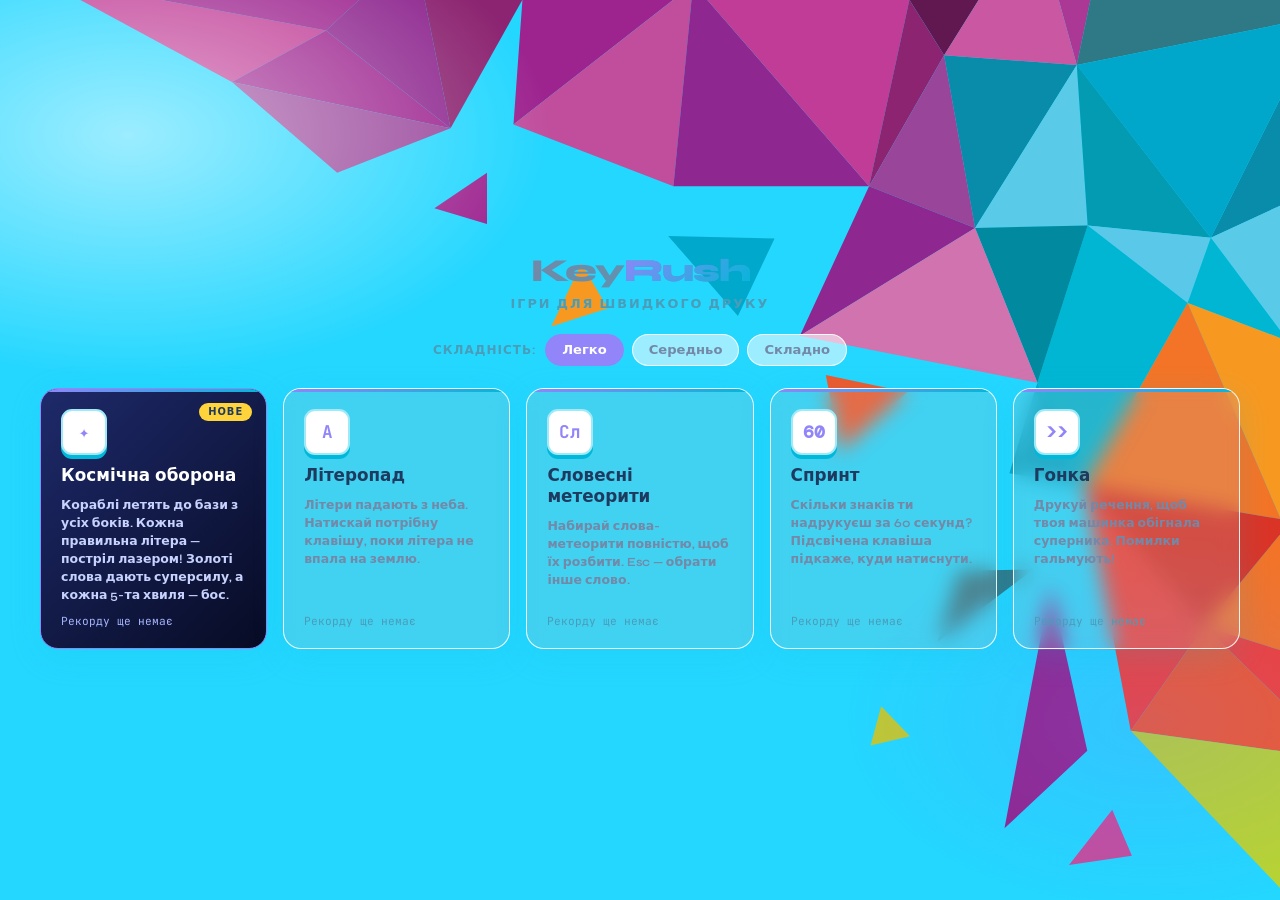
<file: typing-games.html>
<!DOCTYPE html>
<html lang="uk">
<head>
<meta charset="UTF-8">
<meta name="viewport" content="width=device-width, initial-scale=1.0">
<title>KeyRush</title>
<link rel="preconnect" href="https://fonts.googleapis.com">
<link href="https://fonts.googleapis.com/css2?family=Syne:wght@400;600;700;800&family=DM+Mono:wght@400;500&family=JetBrains+Mono:wght@500;700&display=swap" rel="stylesheet">
<style>
:root {
  --bg: #24d7ff;
  --surface: #ffffff;
  --border: #a0eaf8;
  --accent: #9185f9;
  --accent-dark: #6a5eee;
  --accent2: #FF6B6B;
  --accent3: #00b8d9;
  --green: #22c55e;
  --green-dark: #15803d;
  --yellow: #f59e0b;
  --text: #7488a7;
  --muted: #4a9db9;
  --ink: #1e3a5f;
  --f-pinky: #ffe4ef;
  --f-ring: #fff3d6;
  --f-middle: #dcfce7;
  --f-index: #e0f2fe;
  --f-index2: #ede9fe;
}
*,*::before,*::after{box-sizing:border-box;margin:0;padding:0}
body{font-family:'Syne',system-ui,sans-serif;background:var(--bg);color:var(--text);min-height:100vh;overflow:hidden}
body::before{content:'';position:fixed;inset:0;background:radial-gradient(ellipse 55% 45% at 10% 15%,rgba(255,255,255,.55) 0%,transparent 60%),radial-gradient(ellipse 40% 35% at 90% 80%,rgba(124,111,255,.18) 0%,transparent 60%),url(img/decor-parts.svg) no-repeat right top;pointer-events:none;z-index:0}
.screen{display:none;position:fixed;inset:0;z-index:1}
.screen.active{display:flex;flex-direction:column;align-items:center;justify-content:center}

.btn{font-family:'Syne',system-ui,sans-serif;font-weight:700;font-size:.8rem;padding:7px 15px;border:1px solid rgba(0,180,220,.4);border-radius:9px;cursor:pointer;background:rgba(255,255,255,.7);color:var(--text);transition:all .2s;letter-spacing:.3px}
.btn:hover{border-color:var(--accent);color:var(--accent)}
.btn.acc{background:var(--accent);color:#fff;border-color:var(--accent)}
.btn.acc:hover{background:var(--accent-dark);border-color:var(--accent-dark);color:#fff}

#startScreen{padding:24px 16px;overflow-y:auto;justify-content:flex-start}
.logo-text{font-size:2rem;font-weight:800;letter-spacing:-1px;background:linear-gradient(135deg,var(--text),var(--muted));-webkit-background-clip:text;-webkit-text-fill-color:transparent;margin-top:auto}
.logo-text span{background:linear-gradient(135deg,var(--accent),var(--accent3));-webkit-background-clip:text;-webkit-text-fill-color:transparent}
.tagline{color:var(--muted);font-size:.8rem;font-weight:600;letter-spacing:2px;text-transform:uppercase;margin:6px 0 22px;text-align:center}
.diff-row{display:flex;gap:8px;align-items:center;margin-bottom:22px;flex-wrap:wrap;justify-content:center}
.diff-row .lbl{font-size:.75rem;font-weight:700;color:var(--muted);text-transform:uppercase;letter-spacing:1px}
.diff-btn{font-family:'Syne',system-ui,sans-serif;font-weight:700;font-size:.82rem;padding:7px 16px;border-radius:20px;border:1.5px solid rgba(255,255,255,.9);background:rgba(255,255,255,.55);color:var(--text);cursor:pointer;transition:all .2s}
.diff-btn:hover{border-color:var(--accent)}
.diff-btn.on{background:var(--accent);border-color:var(--accent);color:#fff}
.games{display:grid;grid-template-columns:repeat(auto-fit,minmax(200px,1fr));gap:16px;width:100%;max-width:1200px;margin-bottom:auto}
.game-card{background:rgba(185,185,185,.2);backdrop-filter:blur(10px);border:1.5px solid rgba(255,255,255,.9);border-radius:18px;padding:20px;text-align:left;cursor:pointer;position:relative;overflow:hidden;transition:border-color .3s,transform .3s;box-shadow:0 8px 32px rgba(0,185,220,.15);font-family:'Syne',system-ui,sans-serif;color:var(--text);display:flex;flex-direction:column;gap:10px}
.game-card::before{content:'';position:absolute;top:0;left:0;right:0;height:3px;background:linear-gradient(90deg,var(--accent),var(--accent3))}
.game-card:hover{border-color:var(--accent);transform:translateY(-4px)}
.gc-icon{width:46px;height:46px;border-radius:11px;background:#fff;border:2px solid var(--border);box-shadow:0 4px 0 var(--accent3);display:flex;align-items:center;justify-content:center;font-family:'DM Mono','JetBrains Mono',monospace;font-weight:700;font-size:1.1rem;color:var(--accent)}
.gc-name{font-size:1.05rem;font-weight:800;color:var(--ink)}
.gc-desc{font-size:.78rem;font-weight:600;line-height:1.45}
.game-card.featured{background:linear-gradient(135deg,#1e2a6b,#070b24);border-color:var(--accent)}
.game-card.featured .gc-name{color:#fff}
.game-card.featured .gc-desc{color:#c7d2fe}
.game-card.featured .gc-best{color:#a5b4fc}
.gc-tag{position:absolute;top:14px;right:14px;background:#ffd43b;color:var(--ink);font-size:.62rem;font-weight:800;text-transform:uppercase;letter-spacing:1px;padding:3px 9px;border-radius:20px}
.gc-best{font-family:'DM Mono','JetBrains Mono',monospace;font-size:.7rem;color:var(--muted);margin-top:auto}

#gameScreen{align-items:stretch;justify-content:flex-start}
.game-top{display:flex;align-items:center;justify-content:space-between;padding:9px 18px;background:rgba(255,255,255,.3);backdrop-filter:blur(12px);border-bottom:1px solid var(--border);gap:10px;flex-wrap:wrap;z-index:10;flex-shrink:0}
.glogo{font-size:1.05rem;font-weight:800;letter-spacing:-.5px;color:var(--ink)}
.glogo span{color:var(--accent)}
.stats-row{display:flex;gap:7px;align-items:center;flex-wrap:wrap}
.stat-pill{display:flex;align-items:center;gap:6px;background:rgba(255,255,255,.7);border:1px solid rgba(0,180,220,.3);border-radius:20px;padding:4px 12px;font-family:'DM Mono','JetBrains Mono',monospace;font-size:.8rem;font-weight:600;color:var(--ink)}
.stat-pill .k{font-family:'Syne',system-ui,sans-serif;font-size:.66rem;color:var(--muted);text-transform:uppercase;letter-spacing:.5px}
.stat-pill.lives{color:var(--accent2)}
.progress-wrap{height:4px;background:rgba(0,180,220,.2);flex-shrink:0}
.progress-fill{height:100%;width:0;background:linear-gradient(90deg,var(--accent),var(--accent3));transition:width .3s linear}
.game-area{position:relative;flex:1;overflow:hidden;display:flex;flex-direction:column;align-items:center}
.view{display:none;flex:1;width:100%;flex-direction:column;align-items:center;position:relative}
.view.active{display:flex}

.sky{position:relative;flex:1;width:100%;overflow:hidden}
.ground{height:6px;width:100%;background:linear-gradient(90deg,var(--accent2),var(--yellow),var(--accent2));opacity:.6;flex-shrink:0}
.drop{position:absolute;top:0;left:0;will-change:transform;font-family:'DM Mono','JetBrains Mono',monospace;font-weight:700;color:var(--ink);background:#fff;border:2px solid var(--border);box-shadow:0 4px 0 var(--accent3),0 8px 20px rgba(0,0,0,.1);border-radius:11px;display:flex;align-items:center;justify-content:center;user-select:none}
.drop.letter{width:52px;height:52px;font-size:1.3rem}
.drop.word{padding:8px 14px;font-size:1.05rem;white-space:nowrap}
.drop.word .done{color:var(--green-dark)}
.drop.word.locked{border-color:var(--accent);box-shadow:0 4px 0 var(--accent),0 0 22px rgba(124,111,255,.45);z-index:5}
.drop.boom{animation:boom .35s ease forwards}
.drop.missed{animation:miss .4s ease forwards}
@keyframes boom{to{opacity:0;scale:1.6;filter:blur(2px)}}
@keyframes miss{to{opacity:0;background:var(--accent2)}}
.typed-line{position:absolute;bottom:14px;left:50%;transform:translateX(-50%);background:rgba(255,255,255,.85);border:1px solid rgba(0,180,220,.3);border-radius:20px;padding:5px 18px;font-family:'DM Mono','JetBrains Mono',monospace;font-size:.95rem;color:var(--ink);min-width:140px;text-align:center;min-height:32px}

.text-panel{width:min(900px,calc(100% - 32px));margin-top:28px;background:rgba(255,255,255,.92);border:1.5px solid rgba(255,255,255,.9);border-radius:18px;padding:24px 26px;box-shadow:0 12px 40px rgba(0,185,220,.2);font-family:'DM Mono','JetBrains Mono',monospace;font-size:1.35rem;line-height:1.9;color:#9fb3c8;word-break:break-word}
.text-panel .ch.ok{color:var(--green-dark)}
.text-panel .ch.cur{color:var(--ink);background:rgba(124,111,255,.18);border-bottom:3px solid var(--accent);border-radius:3px}
.text-panel .ch.err{color:#fff;background:var(--accent2);border-radius:3px}
.text-panel .ch.sp.cur,.text-panel .ch.sp.err{padding:0 3px}
.hint-line{margin-top:12px;font-size:.75rem;font-weight:700;color:var(--muted);letter-spacing:.5px;text-align:center}

.track{width:min(900px,calc(100% - 32px));margin-top:24px;display:flex;flex-direction:column;gap:10px}
.lane{position:relative;height:54px;background:rgba(255,255,255,.55);border:1.5px solid rgba(255,255,255,.9);border-radius:14px;overflow:hidden}
.lane::after{content:'';position:absolute;top:0;bottom:0;right:44px;width:6px;background:repeating-linear-gradient(0deg,var(--ink) 0 6px,#fff 6px 12px);opacity:.5}
.lane-name{position:absolute;left:12px;top:50%;transform:translateY(-50%);font-size:.7rem;font-weight:800;text-transform:uppercase;letter-spacing:1px;color:var(--muted)}
.car{position:absolute;top:50%;left:0;width:64px;height:30px;margin-top:-15px;border-radius:10px 16px 8px 8px;transition:left .15s linear}
.car::before,.car::after{content:'';position:absolute;bottom:-6px;width:14px;height:14px;border-radius:50%;background:var(--ink);border:3px solid #fff}
.car::before{left:8px}
.car::after{right:8px}
.car.me{background:linear-gradient(90deg,var(--accent),var(--accent3))}
.car.rival{background:linear-gradient(90deg,#c4cfdb,#94a3b8)}

.vkb{margin-top:22px;margin-bottom:16px;background:rgba(255,255,255,.92);border:1.5px solid rgba(255,255,255,.9);border-radius:16px;padding:10px 12px;box-shadow:0 12px 40px rgba(0,185,220,.25)}
.vkb-row{display:flex;gap:4px;margin-bottom:4px;justify-content:center}
.vkey{height:40px;width:44px;border-radius:8px;border:1.5px solid rgba(0,160,200,.25);display:flex;align-items:center;justify-content:center;font-family:'DM Mono','JetBrains Mono',monospace;font-size:.82rem;font-weight:700;color:var(--ink);transition:transform .1s,box-shadow .1s;flex-shrink:0}
.vkey.f0{background:var(--f-pinky)}
.vkey.f1{background:var(--f-ring)}
.vkey.f2{background:var(--f-middle)}
.vkey.f3{background:var(--f-index)}
.vkey.f4{background:var(--f-index2)}
.vkey.mod{background:rgba(200,245,255,.4);font-family:'Syne',system-ui,sans-serif;font-size:.6rem;color:var(--muted)}
.vkey.w15{width:66px}
.vkey.w2{width:90px}
.vkey.w25{width:110px}
.vkey.w6{width:260px}
.vkey.next{border-color:var(--accent);box-shadow:0 0 0 3px var(--accent),0 0 18px rgba(124,111,255,.6);transform:translateY(-2px)}
.vkey.press-err{border-color:var(--accent2);box-shadow:0 0 0 3px var(--accent2)}
.legend{display:flex;gap:12px;justify-content:center;margin-top:8px;flex-wrap:wrap}
.legend span{display:flex;align-items:center;gap:5px;font-size:.66rem;font-weight:700;color:var(--muted)}
.legend i{width:12px;height:12px;border-radius:3px;border:1px solid rgba(0,160,200,.25)}
.legend i.f0{background:var(--f-pinky)}
.legend i.f1{background:var(--f-ring)}
.legend i.f2{background:var(--f-middle)}
.legend i.f3{background:var(--f-index)}
.legend i.f4{background:var(--f-index2)}

.space-canvas{position:absolute;inset:0;width:100%;height:100%;display:block}
.overlay{position:absolute;inset:0;display:none;align-items:center;justify-content:center;flex-direction:column;gap:14px;background:rgba(255,255,255,.35);backdrop-filter:blur(4px);z-index:20}
.overlay.show{display:flex}
.overlay .count{font-family:'DM Mono','JetBrains Mono',monospace;font-size:5rem;font-weight:700;color:var(--accent)}
.overlay .ov-text{font-size:.9rem;font-weight:700;color:var(--ink)}

#resultScreen{padding:28px}
.result-panel{background:rgba(255,255,255,.92);backdrop-filter:blur(16px);border:1.5px solid rgba(255,255,255,.3);border-radius:22px;padding:36px 32px;max-width:520px;width:100%;text-align:center;position:relative;overflow:hidden;box-shadow:0 20px 60px rgba(0,185,220,.2)}
.result-panel::before{content:'';position:absolute;top:0;left:0;right:0;height:3px;background:linear-gradient(90deg,var(--accent),var(--accent3))}
.r-title{font-size:1.7rem;font-weight:800;color:var(--ink)}
.r-sub{font-size:.8rem;font-weight:700;color:var(--muted);margin-top:4px;text-transform:uppercase;letter-spacing:1px}
.r-main{font-family:'DM Mono','JetBrains Mono',monospace;font-size:4rem;font-weight:700;margin:16px 0 4px;line-height:1;color:var(--accent)}
.r-main-lbl{font-size:.7rem;font-weight:700;color:var(--muted);text-transform:uppercase;letter-spacing:1px}
.r-stats{display:flex;gap:10px;justify-content:center;margin:18px 0;flex-wrap:wrap}
.r-stat{background:rgba(36,215,255,.1);border:1px solid rgba(0,180,220,.25);border-radius:13px;padding:10px 16px;min-width:96px}
.r-stat .n{font-family:'DM Mono','JetBrains Mono',monospace;font-size:1.4rem;font-weight:500;color:var(--ink)}
.r-stat .l{font-size:.62rem;font-weight:700;color:var(--muted);text-transform:uppercase;letter-spacing:1px;margin-top:2px}
.r-record{display:none;font-size:.85rem;font-weight:800;color:var(--green-dark);margin-bottom:6px}
.r-record.show{display:block}
.r-msg{color:var(--muted);font-size:.85rem;font-weight:600;margin-bottom:22px}
.r-btns{display:flex;gap:10px;justify-content:center}

.toast{position:fixed;top:65px;left:50%;transform:translateX(-50%) translateY(-16px);background:rgba(255,255,255,.95);border:1px solid rgba(0,180,220,.3);border-radius:30px;padding:7px 18px;font-size:.82rem;font-weight:700;box-shadow:0 8px 30px rgba(0,185,220,.25);transition:all .3s cubic-bezier(.34,1.56,.64,1);z-index:999;pointer-events:none;opacity:0;color:var(--accent2)}
.toast.show{opacity:1;transform:translateX(-50%) translateY(0)}

.confetti{position:fixed;pointer-events:none;z-index:1000;border-radius:3px;animation:cfall linear forwards}
@keyframes cfall{0%{opacity:1;transform:translateY(-10px) rotate(0)}100%{opacity:0;transform:translateY(100vh) rotate(600deg)}}

@media(max-width:760px){
  .vkey{width:26px;height:32px;font-size:.66rem}
  .vkey.w15{width:38px}.vkey.w2{width:50px}.vkey.w25{width:62px}.vkey.w6{width:150px}
  .vkb{padding:6px}.vkb-row{gap:2px}
  .text-panel{font-size:1rem;padding:16px}
}
</style>
</head>
<body>
<div class="toast" id="toast"></div>

<div class="screen active" id="startScreen">
  <h1 class="logo-text">Key<span>Rush</span></h1>
  <p class="tagline">Ігри для швидкого друку</p>
  <div class="diff-row">
    <span class="lbl">Складність:</span>
    <button class="diff-btn on" data-diff="easy">Легко</button>
    <button class="diff-btn" data-diff="medium">Середньо</button>
    <button class="diff-btn" data-diff="hard">Складно</button>
  </div>
  <div class="games">
    <button class="game-card featured" data-game="space">
      <span class="gc-tag">Нове</span>
      <span class="gc-icon">&#10022;</span>
      <span class="gc-name">Космічна оборона</span>
      <span class="gc-desc">Кораблі летять до бази з усіх боків. Кожна правильна літера — постріл лазером! Золоті слова дають суперсилу, а кожна 5-та хвиля — бос.</span>
      <span class="gc-best" data-best="space"></span>
    </button>
    <button class="game-card" data-game="rain">
      <span class="gc-icon">А</span>
      <span class="gc-name">Літеропад</span>
      <span class="gc-desc">Літери падають з неба. Натискай потрібну клавішу, поки літера не впала на землю.</span>
      <span class="gc-best" data-best="rain"></span>
    </button>
    <button class="game-card" data-game="meteor">
      <span class="gc-icon">Сл</span>
      <span class="gc-name">Словесні метеорити</span>
      <span class="gc-desc">Набирай слова-метеорити повністю, щоб їх розбити. Esc — обрати інше слово.</span>
      <span class="gc-best" data-best="meteor"></span>
    </button>
    <button class="game-card" data-game="sprint">
      <span class="gc-icon">60</span>
      <span class="gc-name">Спринт</span>
      <span class="gc-desc">Скільки знаків ти надрукуєш за 60 секунд? Підсвічена клавіша підкаже, куди натиснути.</span>
      <span class="gc-best" data-best="sprint"></span>
    </button>
    <button class="game-card" data-game="race">
      <span class="gc-icon">&gt;&gt;</span>
      <span class="gc-name">Гонка</span>
      <span class="gc-desc">Друкуй речення, щоб твоя машинка обігнала суперника. Помилки гальмують!</span>
      <span class="gc-best" data-best="race"></span>
    </button>
  </div>
</div>

<div class="screen" id="gameScreen">
  <div class="game-top">
    <p class="glogo" id="gameTitle">Key<span>Rush</span></p>
    <div class="stats-row" id="statsRow"></div>
    <div class="stats-row">
      <button class="btn" id="restartBtn">Знову</button>
      <button class="btn" id="menuBtn">Меню</button>
    </div>
  </div>
  <div class="progress-wrap"><div class="progress-fill" id="progressFill"></div></div>
  <div class="game-area">
    <div class="view" id="viewFall">
      <div class="sky" id="sky"></div>
      <div class="ground"></div>
      <p class="typed-line" id="typedLine"></p>
    </div>
    <div class="view" id="viewSpace"><canvas class="space-canvas" id="spaceCanvas"></canvas></div>
    <div class="view" id="viewType">
      <div class="track" id="track">
        <div class="lane"><span class="lane-name">Ти</span><div class="car me" id="carMe"></div></div>
        <div class="lane"><span class="lane-name">Суперник</span><div class="car rival" id="carRival"></div></div>
      </div>
      <div class="text-panel" id="textPanel"></div>
      <p class="hint-line" id="typeHint"></p>
      <div class="vkb" id="vkb"></div>
    </div>
    <div class="overlay" id="overlay">
      <p class="count" id="overlayCount"></p>
      <p class="ov-text" id="overlayText"></p>
    </div>
  </div>
</div>

<div class="screen" id="resultScreen">
  <div class="result-panel">
    <h2 class="r-title" id="rTitle"></h2>
    <p class="r-sub" id="rSub"></p>
    <p class="r-main" id="rMain"></p>
    <p class="r-main-lbl" id="rMainLbl"></p>
    <div class="r-stats" id="rStats"></div>
    <p class="r-record" id="rRecord">Новий рекорд!</p>
    <p class="r-msg" id="rMsg"></p>
    <div class="r-btns">
      <button class="btn acc" id="retryBtn">Знову</button>
      <button class="btn" id="resultMenuBtn">Меню</button>
    </div>
  </div>
</div>

<script>
const ALPHABETS = {
  easy: 'фівапролджє',
  medium: 'йцукенгшщзхїфівапролджєячсмитьбю',
  hard: 'йцукенгшщзхїфівапролджєячсмитьбю1234567890.,!?:;-+=*/'
};

const WORDS = {
  easy: ['кіт','дім','мак','сон','ліс','сік','мед','сир','лев','сад','рис','дуб','жук','лук','сом','мир','гра','рак','лис','віз','ніс','ось','так','два','три','мама','тато','сова','коза','роза','небо','море','поле','зима','літо','вода','рука','нога','каша','липа','лапа','тінь','день'],
  medium: ['школа','книга','ручка','зошит','вікно','сонце','квітка','яблуко','мишка','екран','клавіша','малюнок','весна','осінь','дерево','річка','хмара','зірка','місто','друзі','урок','парта','олівець','пенал','музика','планета','ракета','дракон','замок','кордон','веселка','каштан','калина','соняшник','метелик','ведмідь','лисиця','черепаха','стілець','світло'],
  hard: ['клавіатура','монітор','принтер','програма','інформатика','швидкість','українська','навчання','комп’ютерний','алгоритм','презентація','таблиця','браузер','пароль','безпека','інтернет','навушники','мікрофон','процесор','звіт_2026','папка/фото','100%','2+2=4','5*3=15','Київ','Львів','Дніпро','Харків','Одеса','Привіт!','Як справи?','Слава Україні!']
};

const TEXTS = {
  easy: [
    'кіт спить на теплій печі а мама варить кашу',
    'сонце світить і діти грають у дворі',
    'жук повзе по листку до своєї хатки',
    'тато читає книгу а сова сидить на дубі',
    'зима прийшла і сніг упав на поле'
  ],
  medium: [
    'Восени листя на деревах стає жовтим і червоним.',
    'Мій комп’ютер має клавіатуру, мишку та монітор.',
    'Учні написали диктант і показали зошити вчительці.',
    'Маленький дракон хотів навчитися швидко друкувати.',
    'Влітку ми їздили до моря і будували замки з піску.'
  ],
  hard: [
    'О 8:30 урок інформатики: відкрий файл "Звіт_1" і збережи його!',
    'Пароль має містити літери, цифри та символи, наприклад: Кіт_2026*?',
    'Швидкий друк = точність + практика; спробуй 3 рази на день.',
    'У таблиці 12 рядків і 5 стовпців, тобто 60 клітинок (12*5=60).',
    'Чи знаєш ти, що слово "клавіатура" має 10 літер?'
  ]
};

const RIVAL_CPM = { easy: 60, medium: 110, hard: 170 };
const SPRINT_SECONDS = 60;
const LIVES = 3;
const SHIELD_MAX = 5;
const SHIELD_R = 64;
const POWERS = { 'бум': 'Бум! Усі кораблі знищено', 'лід': 'Заморозка на 4 секунди', 'щит': 'Щит +1' };

const VKB_ROWS = [
  { keys: '’1234567890-=', shift: '₴!"№;%:?*()_+', fingers: '00123344567899', tail: { l: '←', w: 'w2' } },
  { head: { l: 'Tab', w: 'w15' }, keys: 'йцукенгшщзхї\\', shift: 'ЙЦУКЕНГШЩЗХЇ/', fingers: '0123344567999' },
  { head: { l: 'Caps', w: 'w2' }, keys: 'фівапролджє', shift: 'ФІВАПРОЛДЖЄ', fingers: '01233445679', tail: { l: 'Enter', w: 'w2' } },
  { head: { l: 'Shift', w: 'w25', id: 'shiftL' }, keys: 'ячсмитьбю.', shift: 'ЯЧСМИТЬБЮ,', fingers: '0123344567', tail: { l: 'Shift', w: 'w25', id: 'shiftR' } }
];
const FINGER_CLASS = { 0: 'f0', 1: 'f1', 2: 'f2', 3: 'f3', 4: 'f4', 5: 'f4', 6: 'f2', 7: 'f1', 8: 'f0', 9: 'f0' };
const GAME_NAMES = { space: 'Космічна оборона', rain: 'Літеропад', meteor: 'Словесні метеорити', sprint: 'Спринт', race: 'Гонка' };
const DIFF_NAMES = { easy: 'Легко', medium: 'Середньо', hard: 'Складно' };

const $ = id => document.getElementById(id);
const rand = arr => arr[Math.floor(Math.random() * arr.length)];

let difficulty = 'easy';
let game = null;
let state = null;
let rafId = 0;
let timerId = 0;
const keyMap = {};

function storageGet(key) {
  try { return JSON.parse(localStorage.getItem(key)); } catch (e) { return null; }
}

function storageSet(key, value) {
  try { localStorage.setItem(key, JSON.stringify(value)); } catch (e) {}
}

function bestKey(g, d) { return `keyrush:${g}:${d}`; }

function renderBest() {
  document.querySelectorAll('[data-best]').forEach(el => {
    const g = el.dataset.best;
    const best = storageGet(bestKey(g, difficulty));
    el.textContent = best ? `Рекорд (${DIFF_NAMES[difficulty].toLowerCase()}): ${best} ${g === 'sprint' || g === 'race' ? 'зн/хв' : 'очок'}` : 'Рекорду ще немає';
  });
}

function showScreen(id) {
  document.querySelectorAll('.screen').forEach(s => s.classList.remove('active'));
  $(id).classList.add('active');
}

function showToast(msg) {
  const t = $('toast');
  t.textContent = msg;
  t.classList.add('show');
  clearTimeout(t._t);
  t._t = setTimeout(() => t.classList.remove('show'), 1600);
}

function stopLoops() {
  cancelAnimationFrame(rafId);
  clearInterval(timerId);
  clearTimeout(state?.countdownId);
}

function setStats(items) {
  const row = $('statsRow');
  row.textContent = '';
  items.forEach(([id, label, cls]) => {
    const pill = document.createElement('p');
    pill.className = 'stat-pill' + (cls ? ' ' + cls : '');
    const k = document.createElement('span');
    k.className = 'k';
    k.textContent = label;
    const v = document.createElement('span');
    v.id = id;
    pill.append(k, v);
    row.appendChild(pill);
  });
}

function setStat(id, value) {
  const el = $(id);
  if (el) el.textContent = value;
}

function isLatin(ch) { return /[a-z]/i.test(ch); }
function isCyr(ch) { return /[а-яіїєґ]/i.test(ch); }

function layoutWarning() {
  showToast('Увімкни українську розкладку: Alt+Shift або Win+Пробіл');
}

function startGame(g) {
  stopLoops();
  game = g;
  $('gameTitle').textContent = GAME_NAMES[g];
  $('progressFill').style.width = '0';
  document.querySelectorAll('.view').forEach(v => v.classList.remove('active'));
  showScreen('gameScreen');
  if (g === 'space') initSpace();
  else if (g === 'rain' || g === 'meteor') initFall(g);
  else initType(g);
}

function countdown(text, done) {
  const ov = $('overlay');
  let n = 3;
  ov.classList.add('show');
  $('overlayText').textContent = text;
  const tick = () => {
    if (n === 0) {
      ov.classList.remove('show');
      done();
      return;
    }
    $('overlayCount').textContent = n;
    n--;
    state.countdownId = setTimeout(tick, 700);
  };
  tick();
}

function initFall(g) {
  $('viewFall').classList.add('active');
  $('sky').textContent = '';
  $('typedLine').textContent = '';
  state = {
    mode: g, running: false, items: [], lives: LIVES, score: 0, hits: 0, errors: 0, combo: 0, bestCombo: 0,
    chars: 0, spawnIn: 0, last: 0, elapsed: 0, locked: null
  };
  setStats([['sScore', 'Очки'], ['sCombo', 'Серія'], ['sAcc', 'Точність'], ['sLives', 'Життя', 'lives']]);
  updateFallStats();
  countdown(g === 'rain' ? 'Тримай пальці на ФІВА — ОЛДЖ' : 'Набирай слова повністю', () => {
    state.running = true;
    state.last = performance.now();
    rafId = requestAnimationFrame(fallLoop);
  });
}

function fallSpeed() {
  const base = { easy: 40, medium: 55, hard: 70 }[difficulty];
  const k = state.mode === 'meteor' ? 0.55 : 1;
  return (base + state.elapsed * 1.6) * k;
}

function spawnInterval() {
  const base = { easy: 1500, medium: 1150, hard: 900 }[difficulty] * (state.mode === 'meteor' ? 2.1 : 1);
  return Math.max(base * 0.4, base - state.elapsed * 12);
}

function spawn() {
  const sky = $('sky');
  const el = document.createElement('p');
  let text;
  if (state.mode === 'rain') {
    text = rand([...ALPHABETS[difficulty]]);
    el.className = 'drop letter';
    el.textContent = text.toUpperCase();
  } else {
    const onScreen = new Set(state.items.map(i => i.text[0].toLowerCase()));
    const pool = WORDS[difficulty].filter(w => !onScreen.has(w[0].toLowerCase()));
    text = rand(pool.length ? pool : WORDS[difficulty]);
    el.className = 'drop word';
    renderWord(el, text, 0);
  }
  sky.appendChild(el);
  const maxX = Math.max(0, sky.clientWidth - el.offsetWidth - 10);
  const item = { el, text, typed: 0, x: 10 + Math.random() * maxX, y: -60 };
  el.style.transform = `translate(${item.x}px, ${item.y}px)`;
  state.items.push(item);
}

function renderWord(el, text, typed) {
  el.textContent = '';
  const done = document.createElement('span');
  done.className = 'done';
  done.textContent = text.slice(0, typed);
  const rest = document.createElement('span');
  rest.textContent = text.slice(typed);
  el.append(done, rest);
}

function fallLoop(now) {
  if (!state.running) return;
  const dt = Math.min(0.05, (now - state.last) / 1000);
  state.last = now;
  state.elapsed += dt;
  state.spawnIn -= dt * 1000;
  if (state.spawnIn <= 0) {
    spawn();
    state.spawnIn = spawnInterval();
  }
  const floor = $('sky').clientHeight;
  const v = fallSpeed();
  for (const item of [...state.items]) {
    item.y += v * dt;
    item.el.style.transform = `translate(${item.x}px, ${item.y}px)`;
    if (item.y + item.el.offsetHeight >= floor) loseItem(item);
  }
  if (state.running) rafId = requestAnimationFrame(fallLoop);
}

function removeItem(item, cls) {
  state.items = state.items.filter(i => i !== item);
  if (state.locked === item) { state.locked = null; $('typedLine').textContent = ''; }
  item.el.classList.remove('locked');
  item.el.classList.add(cls);
  setTimeout(() => item.el.remove(), 400);
}

function loseItem(item) {
  removeItem(item, 'missed');
  state.lives--;
  state.combo = 0;
  updateFallStats();
  if (state.lives <= 0) endFall();
}

function updateFallStats() {
  setStat('sScore', state.score);
  setStat('sCombo', state.combo);
  const total = state.hits + state.errors;
  setStat('sAcc', total ? Math.round(state.hits / total * 100) + '%' : '—');
  setStat('sLives', '♥'.repeat(Math.max(0, state.lives)) || '0');
  $('progressFill').style.width = Math.min(100, state.elapsed / 120 * 100) + '%';
}

function hit(points) {
  state.hits++;
  addScore(points);
}

function addScore(points) {
  state.combo++;
  state.bestCombo = Math.max(state.bestCombo, state.combo);
  state.score += points * (1 + Math.floor(state.combo / 10));
}

function miss() {
  state.errors++;
  state.combo = 0;
}

function fallKey(raw) {
  const ch = normalize(raw);
  const low = ch.toLowerCase();
  if (state.mode === 'rain') {
    const targets = state.items.filter(i => i.text === low).sort((a, b) => b.y - a.y);
    if (targets.length) {
      hit(1);
      state.chars++;
      removeItem(targets[0], 'boom');
    } else {
      if (isLatin(ch) && state.items.some(i => isCyr(i.text))) { layoutWarning(); return; }
      miss();
    }
    updateFallStats();
    return;
  }
  let item = state.locked;
  if (!item) {
    const cands = state.items.filter(i => i.text[0].toLowerCase() === low).sort((a, b) => b.y - a.y);
    if (!cands.length) {
      if (isLatin(ch) && state.items.some(i => isCyr(i.text[0]))) { layoutWarning(); return; }
      miss();
      updateFallStats();
      return;
    }
    item = cands[0];
    state.locked = item;
    item.el.classList.add('locked');
  }
  const expected = item.text[item.typed];
  if (ch === expected || (low === expected.toLowerCase() && isCyr(expected))) {
    item.typed++;
    state.hits++;
    state.chars++;
    renderWord(item.el, item.text, item.typed);
    $('typedLine').textContent = item.text.slice(0, item.typed);
    if (item.typed === item.text.length) {
      addScore(item.text.length);
      removeItem(item, 'boom');
    }
  } else {
    if (isLatin(ch) && isCyr(expected)) { layoutWarning(); return; }
    miss();
  }
  updateFallStats();
}

function unlockWord() {
  if (!state?.locked || (state.mode !== 'meteor' && state.mode !== 'space')) return;
  const item = state.locked;
  item.typed = 0;
  if (item.el) {
    renderWord(item.el, item.text, 0);
    item.el.classList.remove('locked');
  }
  state.locked = null;
  $('typedLine').textContent = '';
}

function endFall() {
  state.running = false;
  stopLoops();
  const total = state.hits + state.errors;
  const acc = total ? Math.round(state.hits / total * 100) : 0;
  const cpm = state.elapsed ? Math.round(state.chars / state.elapsed * 60) : 0;
  showResult({
    main: state.score, mainLbl: 'очок',
    stats: [[cpm, 'зн/хв'], [acc + '%', 'точність'], [state.bestCombo, 'найдовша серія'], [Math.round(state.elapsed) + ' с', 'час']],
    record: state.score, acc
  });
}

function initSpace() {
  $('viewSpace').classList.add('active');
  const canvas = $('spaceCanvas');
  state = {
    mode: 'space', running: false, canvas, ctx: canvas.getContext('2d'), w: 0, h: 0, cx: 0, cy: 0,
    enemies: [], particles: [], beams: [], floats: [], stars: [],
    shield: SHIELD_MAX, shieldFlash: 0, flash: 0, score: 0, hits: 0, errors: 0, combo: 0, bestCombo: 0, chars: 0,
    elapsed: 0, wave: 0, toSpawn: 0, spawnIn: 0, waveBreak: 1, freeze: 0, locked: null,
    angle: -Math.PI / 2, aim: -Math.PI / 2, shake: 0, recoil: 0, banner: null, last: 0
  };
  for (let i = 0; i < 140; i++) state.stars.push({ x: Math.random(), y: Math.random(), z: 0.2 + Math.random() * 0.8 });
  resizeSpace();
  setStats([['sScore', 'Очки'], ['sWave', 'Хвиля'], ['sCombo', 'Серія'], ['sShield', 'Щит', 'lives']]);
  updateSpaceStats();
  drawSpace();
  countdown('Захисти базу: набирай слова на кораблях', () => {
    state.running = true;
    state.last = performance.now();
    rafId = requestAnimationFrame(spaceLoop);
  });
}

function resizeSpace() {
  if (state?.mode !== 'space') return;
  const c = state.canvas;
  const dpr = window.devicePixelRatio || 1;
  state.w = c.clientWidth;
  state.h = c.clientHeight;
  c.width = state.w * dpr;
  c.height = state.h * dpr;
  state.ctx.setTransform(dpr, 0, 0, dpr, 0, 0);
  state.cx = state.w / 2;
  state.cy = state.h / 2;
  if (!state.running) drawSpace();
}

function multiplier() { return Math.min(5, 1 + Math.floor(state.combo / 15)); }

function updateSpaceStats() {
  setStat('sScore', state.score);
  setStat('sWave', state.wave);
  setStat('sCombo', state.combo + ' x' + multiplier());
  setStat('sShield', '♥'.repeat(Math.max(0, state.shield)) || '0');
  $('progressFill').style.width = (multiplier() === 5 ? 100 : state.combo % 15 / 15 * 100) + '%';
}

function nextWave() {
  state.wave++;
  const boss = state.wave % 5 === 0;
  state.toSpawn = boss ? 3 : 4 + state.wave * 2;
  state.spawnIn = boss ? 3000 : 500;
  state.banner = { text: boss ? 'Бос! Набери все речення' : 'Хвиля ' + state.wave, t: 2 };
  if (boss) spawnEnemy('boss');
  updateSpaceStats();
}

function spawnEnemy(kind) {
  const a = Math.random() * Math.PI * 2;
  let text;
  let power = null;
  if (kind === 'boss') {
    text = rand(TEXTS[difficulty]);
  } else if (state.wave > 1 && Math.random() < 0.12) {
    kind = 'power';
    power = rand(Object.keys(POWERS));
    text = power;
  } else {
    const busy = new Set(state.enemies.map(e => e.text[0].toLowerCase()));
    const pool = WORDS[difficulty].filter(w => !busy.has(w[0].toLowerCase()));
    text = rand(pool.length ? pool : WORDS[difficulty]);
  }
  const base = { easy: 24, medium: 32, hard: 42 }[difficulty];
  state.enemies.push({
    kind, power, text, typed: 0,
    x: state.cx + Math.cos(a) * (state.w / 2 + 50),
    y: state.cy + Math.sin(a) * (state.h / 2 + 50),
    r: kind === 'boss' ? 46 : kind === 'power' ? 18 : 20,
    speed: kind === 'boss' ? 8 + state.wave : kind === 'power' ? base * 1.3 : base + state.wave * 2.5 + Math.random() * 8,
    hue: Math.floor(Math.random() * 360), wob: Math.random() * 6, hit: 0
  });
}

function spaceLoop(now) {
  if (!state.running) return;
  const dt = Math.min(0.05, (now - state.last) / 1000);
  state.last = now;
  updateSpace(dt);
  if (!state.running) return;
  drawSpace();
  rafId = requestAnimationFrame(spaceLoop);
}

function updateSpace(dt) {
  state.elapsed += dt;
  if (state.banner && (state.banner.t -= dt) <= 0) state.banner = null;
  if (state.toSpawn === 0 && !state.enemies.length) {
    if ((state.waveBreak -= dt) <= 0) {
      state.waveBreak = 2.5;
      nextWave();
    }
  } else if (state.toSpawn > 0 && (state.spawnIn -= dt * 1000) <= 0) {
    spawnEnemy('ship');
    state.toSpawn--;
    state.spawnIn = Math.max(450, { easy: 2300, medium: 1800, hard: 1400 }[difficulty] - state.wave * 70);
  }
  state.freeze = Math.max(0, state.freeze - dt);
  state.shake = Math.max(0, state.shake - dt);
  state.recoil = Math.max(0, state.recoil - dt * 6);
  state.shieldFlash = Math.max(0, state.shieldFlash - dt);
  state.flash = Math.max(0, state.flash - dt);
  for (const e of [...state.enemies]) {
    e.hit = Math.max(0, e.hit - dt * 5);
    if (state.freeze) continue;
    const dx = state.cx - e.x;
    const dy = state.cy - e.y;
    const d = Math.hypot(dx, dy) || 1;
    e.x += dx / d * e.speed * dt;
    e.y += dy / d * e.speed * dt;
    if (d < SHIELD_R + e.r) {
      hitBase(e);
      if (!state.running) return;
    }
  }
  const turn = Math.atan2(Math.sin(state.aim - state.angle), Math.cos(state.aim - state.angle));
  state.angle += turn * Math.min(1, dt * 20);
  state.particles = state.particles.filter(pt => (pt.life -= dt) > 0);
  state.particles.forEach(pt => {
    pt.x += pt.vx * dt;
    pt.y += pt.vy * dt;
    pt.vx *= 0.96;
    pt.vy *= 0.96;
  });
  state.beams = state.beams.filter(b => (b.life -= dt) > 0);
  state.floats = state.floats.filter(f => (f.life -= dt) > 0);
  state.floats.forEach(f => { f.y -= 45 * dt; });
}

function removeEnemy(e) {
  state.enemies = state.enemies.filter(x => x !== e);
  if (state.locked === e) state.locked = null;
}

function explode(x, y, n, color) {
  for (let i = 0; i < n; i++) {
    const a = Math.random() * Math.PI * 2;
    const sp = 60 + Math.random() * 280;
    const life = 0.35 + Math.random() * 0.5;
    state.particles.push({ x, y, vx: Math.cos(a) * sp, vy: Math.sin(a) * sp, life, max: life, size: 1.5 + Math.random() * 3, color });
  }
}

function hitBase(e) {
  removeEnemy(e);
  explode(e.x, e.y, e.kind === 'boss' ? 70 : 26, '#ff6b6b');
  state.shield -= e.kind === 'boss' ? 3 : 1;
  state.shieldFlash = 0.5;
  state.shake = 0.35;
  state.combo = 0;
  updateSpaceStats();
  if (state.shield <= 0) endSpace();
}

function spaceKey(raw) {
  const ch = normalize(raw);
  const low = ch.toLowerCase();
  let e = state.locked;
  if (!e) {
    const dist = x => Math.hypot(x.x - state.cx, x.y - state.cy);
    const cands = state.enemies.filter(x => x.text[0].toLowerCase() === low).sort((a, b) => dist(a) - dist(b));
    if (!cands.length) {
      spaceMiss(ch, state.enemies.some(x => isCyr(x.text[0])));
      return;
    }
    e = state.locked = cands[0];
  }
  const expected = e.text[e.typed];
  if (!(ch === expected || (low === expected.toLowerCase() && isCyr(expected)))) {
    spaceMiss(ch, isCyr(expected));
    return;
  }
  e.typed++;
  state.hits++;
  state.chars++;
  state.combo++;
  state.bestCombo = Math.max(state.bestCombo, state.combo);
  fire(e);
  if (e.typed === e.text.length) destroyEnemy(e);
  updateSpaceStats();
}

function spaceMiss(ch, expectCyr) {
  if (isLatin(ch) && expectCyr) {
    layoutWarning();
    return;
  }
  state.errors++;
  state.combo = 0;
  state.shake = 0.2;
  updateSpaceStats();
}

function fire(e) {
  state.aim = Math.atan2(e.y - state.cy, e.x - state.cx);
  state.recoil = 1;
  state.beams.push({ sx: state.cx + Math.cos(state.aim) * 40, sy: state.cy + Math.sin(state.aim) * 40, x: e.x, y: e.y, life: 0.12 });
  e.hit = 1;
  const dx = e.x - state.cx;
  const dy = e.y - state.cy;
  const d = Math.hypot(dx, dy) || 1;
  const push = e.kind === 'boss' ? 1.5 : 6;
  e.x += dx / d * push;
  e.y += dy / d * push;
  explode(e.x, e.y, 5, '#ffe066');
}

function destroyEnemy(e) {
  removeEnemy(e);
  const pts = e.text.length * 10 * multiplier() * (e.kind === 'boss' ? 3 : 1);
  state.score += pts;
  state.floats.push({ x: e.x, y: e.y - e.r, text: '+' + pts, life: 1 });
  explode(e.x, e.y, e.kind === 'boss' ? 110 : 32, e.kind === 'power' ? '#ffd43b' : `hsl(${e.hue},90%,65%)`);
  if (e.kind === 'boss') {
    state.shield = Math.min(SHIELD_MAX, state.shield + 1);
    state.banner = { text: 'Боса переможено! Щит +1', t: 2 };
    state.flash = 0.4;
  }
  if (e.power) usePower(e.power);
}

function usePower(p) {
  state.banner = { text: POWERS[p], t: 1.6 };
  if (p === 'лід') state.freeze = 4;
  if (p === 'щит') state.shield = Math.min(SHIELD_MAX, state.shield + 1);
  if (p === 'бум') {
    state.flash = 0.4;
    state.enemies.filter(x => x.kind !== 'boss').forEach(x => {
      removeEnemy(x);
      state.score += x.text.length * 5;
      explode(x.x, x.y, 30, '#ffd43b');
    });
  }
}

function endSpace() {
  state.running = false;
  stopLoops();
  drawSpace();
  const total = state.hits + state.errors;
  const acc = total ? Math.round(state.hits / total * 100) : 0;
  const cpm = state.elapsed ? Math.round(state.chars / state.elapsed * 60) : 0;
  showResult({
    title: 'Базу захоплено!',
    main: state.score, mainLbl: 'очок',
    stats: [[state.wave, 'хвиля'], [cpm, 'зн/хв'], [acc + '%', 'точність'], [state.bestCombo, 'найдовша серія']],
    record: state.score, acc
  });
}

function drawSpace() {
  const { ctx, w, h, cx, cy } = state;
  if (!w || !h) return;
  const t = state.elapsed;
  ctx.save();
  if (state.shake) ctx.translate((Math.random() - 0.5) * 30 * state.shake, (Math.random() - 0.5) * 30 * state.shake);
  const bg = ctx.createRadialGradient(cx, cy, 0, cx, cy, Math.max(w, h) * 0.7);
  bg.addColorStop(0, '#1e2a6b');
  bg.addColorStop(1, '#070b24');
  ctx.fillStyle = bg;
  ctx.fillRect(-30, -30, w + 60, h + 60);
  state.stars.forEach(st => {
    const x = (st.x * w + t * 10 * st.z) % w;
    ctx.globalAlpha = st.z * (0.6 + 0.4 * Math.sin(t * 2 + st.x * 50));
    ctx.fillStyle = '#fff';
    ctx.fillRect(x, st.y * h, st.z * 2, st.z * 2);
  });
  ctx.globalAlpha = 1;
  if (state.shield > 0) {
    ctx.beginPath();
    ctx.arc(cx, cy, SHIELD_R, 0, Math.PI * 2);
    ctx.fillStyle = `rgba(56,217,245,${0.05 + state.shieldFlash * 0.3})`;
    ctx.fill();
    ctx.lineWidth = 3;
    ctx.strokeStyle = state.shieldFlash ? `rgba(255,107,107,${0.5 + state.shieldFlash})` : `rgba(56,217,245,${0.25 + state.shield / SHIELD_MAX * 0.5})`;
    ctx.setLineDash([12, 6]);
    ctx.lineDashOffset = -t * 20;
    ctx.stroke();
    ctx.setLineDash([]);
  }
  state.beams.forEach(b => {
    ctx.save();
    ctx.globalAlpha = b.life / 0.12;
    ctx.strokeStyle = '#c4b5fd';
    ctx.shadowColor = '#9185f9';
    ctx.shadowBlur = 16;
    ctx.lineWidth = 4;
    ctx.beginPath();
    ctx.moveTo(b.sx, b.sy);
    ctx.lineTo(b.x, b.y);
    ctx.stroke();
    ctx.restore();
  });
  state.enemies.forEach(drawEnemy);
  state.particles.forEach(pt => {
    ctx.globalAlpha = pt.life / pt.max;
    ctx.fillStyle = pt.color;
    ctx.beginPath();
    ctx.arc(pt.x, pt.y, pt.size, 0, Math.PI * 2);
    ctx.fill();
  });
  ctx.globalAlpha = 1;
  drawTurret();
  ctx.font = '800 20px "JetBrains Mono", monospace';
  ctx.textAlign = 'center';
  ctx.textBaseline = 'middle';
  state.floats.forEach(f => {
    ctx.globalAlpha = f.life;
    ctx.fillStyle = '#ffe066';
    ctx.fillText(f.text, f.x, f.y);
  });
  ctx.globalAlpha = 1;
  if (state.freeze) {
    ctx.fillStyle = `rgba(160,220,255,${Math.min(0.18, state.freeze * 0.1)})`;
    ctx.fillRect(-30, -30, w + 60, h + 60);
  }
  if (state.flash) {
    ctx.fillStyle = `rgba(255,255,255,${state.flash})`;
    ctx.fillRect(-30, -30, w + 60, h + 60);
  }
  if (state.banner) {
    ctx.globalAlpha = Math.min(1, state.banner.t * 2);
    ctx.font = '800 36px system-ui, sans-serif';
    ctx.fillStyle = '#fff';
    ctx.shadowColor = '#9185f9';
    ctx.shadowBlur = 20;
    ctx.fillText(state.banner.text, cx, cy - 130);
    ctx.shadowBlur = 0;
    ctx.globalAlpha = 1;
  }
  ctx.restore();
}

function drawEnemy(e) {
  const { ctx } = state;
  const t = state.elapsed;
  const y = e.y + Math.sin(t * 3 + e.wob) * 3;
  ctx.save();
  ctx.translate(e.x, y);
  if (e.kind === 'power') {
    ctx.rotate(t * 2);
    ctx.fillStyle = e.hit ? '#fff' : '#ffd43b';
    ctx.shadowColor = '#ffd43b';
    ctx.shadowBlur = 22;
    ctx.beginPath();
    for (let i = 0; i < 10; i++) {
      const rr = i % 2 ? e.r / 2.2 : e.r;
      const a = i * Math.PI / 5 - Math.PI / 2;
      ctx.lineTo(Math.cos(a) * rr, Math.sin(a) * rr);
    }
    ctx.closePath();
    ctx.fill();
  } else {
    const k = e.r / 20;
    ctx.scale(k, k);
    ctx.fillStyle = 'rgba(180,240,255,.85)';
    ctx.beginPath();
    ctx.ellipse(0, -5, 10, 10, 0, Math.PI, 0);
    ctx.fill();
    ctx.fillStyle = e.hit ? '#fff' : e.kind === 'boss' ? '#ff6b6b' : `hsl(${e.hue},85%,62%)`;
    if (state.freeze) ctx.fillStyle = '#a5d8ff';
    ctx.beginPath();
    ctx.ellipse(0, 0, 22, 8, 0, 0, Math.PI * 2);
    ctx.fill();
    [-13, 0, 13].forEach((lx, i) => {
      ctx.fillStyle = Math.sin(t * 8 + i * 2) > 0 ? '#ffe066' : '#f59e0b';
      ctx.beginPath();
      ctx.arc(lx, 1, 2.4, 0, Math.PI * 2);
      ctx.fill();
    });
  }
  ctx.restore();
  if (e === state.locked) {
    ctx.save();
    ctx.strokeStyle = '#c4b5fd';
    ctx.lineWidth = 2;
    ctx.setLineDash([8, 6]);
    ctx.lineDashOffset = t * 30;
    ctx.beginPath();
    ctx.arc(e.x, y, e.r + 12, 0, Math.PI * 2);
    ctx.stroke();
    ctx.restore();
  }
  drawLabel(e, y);
}

function drawLabel(e, y) {
  const { ctx } = state;
  let done = e.text.slice(0, e.typed);
  let rest = e.text.slice(e.typed);
  if (e.kind === 'boss') {
    done = done.slice(-8);
    rest = rest.slice(0, 22);
  }
  if (e === state.locked && rest[0] === ' ') rest = '·' + rest.slice(1);
  ctx.font = '700 15px "JetBrains Mono", monospace';
  ctx.textAlign = 'left';
  ctx.textBaseline = 'middle';
  const wd = ctx.measureText(done).width;
  const wr = ctx.measureText(rest).width;
  const W = wd + wr + 18;
  const ly = y + e.r + 20;
  const lx = Math.min(Math.max(e.x - W / 2, 6), state.w - W - 6);
  ctx.fillStyle = e === state.locked ? 'rgba(106,94,238,.95)' : 'rgba(7,11,36,.78)';
  ctx.strokeStyle = e.kind === 'power' ? '#ffd43b' : 'rgba(255,255,255,.25)';
  ctx.lineWidth = 1.5;
  ctx.beginPath();
  ctx.roundRect(lx, ly - 13, W, 26, 8);
  ctx.fill();
  ctx.stroke();
  ctx.fillStyle = '#4ade80';
  ctx.fillText(done, lx + 9, ly + 1);
  ctx.fillStyle = e.kind === 'power' ? '#ffd43b' : '#fff';
  ctx.fillText(rest, lx + 9 + wd, ly + 1);
  if (e.kind === 'boss') {
    const bw = 140;
    ctx.fillStyle = 'rgba(255,255,255,.2)';
    ctx.fillRect(e.x - bw / 2, y - e.r - 18, bw, 6);
    ctx.fillStyle = '#ff6b6b';
    ctx.fillRect(e.x - bw / 2, y - e.r - 18, bw * (1 - e.typed / e.text.length), 6);
  }
}

function drawTurret() {
  const { ctx, cx, cy } = state;
  ctx.save();
  ctx.translate(cx, cy);
  ctx.rotate(state.angle);
  ctx.fillStyle = state.shake ? '#ff6b6b' : '#c7d2fe';
  ctx.beginPath();
  ctx.roundRect(8 - state.recoil * 6, -6, 34, 12, 4);
  ctx.fill();
  ctx.restore();
  const g = ctx.createLinearGradient(cx - 24, cy - 24, cx + 24, cy + 24);
  g.addColorStop(0, '#9185f9');
  g.addColorStop(1, '#00b8d9');
  ctx.fillStyle = g;
  ctx.beginPath();
  ctx.arc(cx, cy, 24, 0, Math.PI * 2);
  ctx.fill();
  ctx.fillStyle = '#070b24';
  ctx.beginPath();
  ctx.arc(cx, cy, 9, 0, Math.PI * 2);
  ctx.fill();
}

function initType(g) {
  $('viewType').classList.add('active');
  $('track').style.display = g === 'race' ? '' : 'none';
  const text = g === 'race' ? rand(TEXTS[difficulty]) : buildSprintText();
  state = {
    mode: g, text, pos: 0, errors: 0, hits: 0, started: 0, running: false, finished: false, errAt: -1, rivalPos: 0
  };
  renderText();
  buildVkb();
  highlightNext();
  $('typeHint').textContent = g === 'race'
    ? 'Суперник друкує ' + RIVAL_CPM[difficulty] + ' знаків на хвилину. Обжени його!'
    : 'Таймер стартує з першою літерою. Помилку треба виправити правильною клавішею.';
  $('carMe').style.left = carLeft(0);
  $('carRival').style.left = carLeft(0);
  if (g === 'race') {
    setStats([['sCpm', 'Зн/хв'], ['sAcc', 'Точність'], ['sErr', 'Помилки']]);
    countdown('Готуйся до старту!', () => {
      state.running = true;
      state.started = performance.now();
      rafId = requestAnimationFrame(raceLoop);
    });
  } else {
    setStats([['sTime', 'Час'], ['sCpm', 'Зн/хв'], ['sAcc', 'Точність'], ['sErr', 'Помилки']]);
    setStat('sTime', SPRINT_SECONDS + ' с');
    state.running = true;
  }
  updateTypeStats();
}

function buildSprintText() {
  if (difficulty === 'hard') {
    const parts = [];
    while (parts.join(' ').length < 600) parts.push(rand(TEXTS.hard));
    return parts.join(' ');
  }
  const words = [];
  while (words.join(' ').length < 600) words.push(rand(WORDS[difficulty]));
  return words.join(' ');
}

function renderText() {
  const panel = $('textPanel');
  panel.textContent = '';
  const visibleEnd = state.mode === 'sprint' ? Math.min(state.text.length, state.pos + 160) : state.text.length;
  const visibleStart = state.mode === 'sprint' ? Math.max(0, state.text.lastIndexOf(' ', Math.max(0, state.pos - 40)) + 1) : 0;
  for (let i = visibleStart; i < visibleEnd; i++) {
    const s = document.createElement('span');
    const ch = state.text[i];
    s.className = 'ch' + (ch === ' ' ? ' sp' : '') + (i < state.pos ? ' ok' : i === state.pos ? (state.errAt === i ? ' err' : ' cur') : '');
    s.textContent = ch === ' ' && i === state.pos ? '·' : ch;
    panel.appendChild(s);
  }
}

function buildVkb() {
  const kb = $('vkb');
  kb.textContent = '';
  Object.keys(keyMap).forEach(k => delete keyMap[k]);
  const mod = ({ l, w, id }) => {
    const d = document.createElement('span');
    d.className = `vkey mod ${w}`;
    d.textContent = l;
    if (id) d.id = id;
    return d;
  };
  VKB_ROWS.forEach(r => {
    const row = document.createElement('div');
    row.className = 'vkb-row';
    if (r.head) row.appendChild(mod(r.head));
    [...r.keys].forEach((ch, i) => {
      const d = document.createElement('span');
      d.className = 'vkey ' + FINGER_CLASS[r.fingers[i]];
      d.textContent = r === VKB_ROWS[0] || ch === '\\' || ch === '.' ? r.shift[i] + ' ' + ch : ch.toUpperCase();
      row.appendChild(d);
      keyMap[ch] = { el: d, shift: false };
      keyMap[r.shift[i]] = { el: d, shift: true };
    });
    if (r.tail) row.appendChild(mod(r.tail));
    kb.appendChild(row);
  });
  const row = document.createElement('div');
  row.className = 'vkb-row';
  const space = document.createElement('span');
  space.className = 'vkey w6 f4';
  space.textContent = 'Пробіл';
  row.appendChild(space);
  kb.appendChild(row);
  keyMap[' '] = { el: space, shift: false };
  keyMap['\''] = keyMap['’'];
  const legend = document.createElement('div');
  legend.className = 'legend';
  [['f0', 'мізинець'], ['f1', 'безіменний'], ['f2', 'середній'], ['f3', 'вказівний лівої'], ['f4', 'вказівний правої / великий']].forEach(([c, t]) => {
    const s = document.createElement('span');
    const i = document.createElement('i');
    i.className = c;
    s.append(i, document.createTextNode(t));
    legend.appendChild(s);
  });
  kb.appendChild(legend);
}

function highlightNext() {
  document.querySelectorAll('.vkey.next').forEach(k => k.classList.remove('next'));
  const ch = state.text[state.pos];
  const info = keyMap[ch];
  if (!info) return;
  info.el.classList.add('next');
  if (info.shift) {
    const col = [...info.el.parentElement.children].indexOf(info.el) / info.el.parentElement.children.length;
    $(col < 0.5 ? 'shiftR' : 'shiftL').classList.add('next');
  }
}

function flashKey(ch) {
  const info = keyMap[ch];
  if (!info) return;
  info.el.classList.add('press-err');
  setTimeout(() => info.el.classList.remove('press-err'), 250);
}

function normalize(ch) { return ch === '\'' || ch === '`' || ch === 'ʼ' ? '’' : ch; }

function typeKey(ch) {
  if (!state.running || state.finished) return;
  const expected = state.text[state.pos];
  if (normalize(ch) === expected) {
    if (state.mode === 'sprint' && !state.started) startSprintTimer();
    state.pos++;
    state.hits++;
    state.errAt = -1;
    if (state.pos >= state.text.length) {
      renderText();
      finishType();
      return;
    }
  } else {
    if (isLatin(ch) && isCyr(expected)) { layoutWarning(); return; }
    if (state.mode === 'sprint' && !state.started) startSprintTimer();
    if (state.errAt !== state.pos) state.errors++;
    state.errAt = state.pos;
    flashKey(ch.toLowerCase());
  }
  renderText();
  highlightNext();
  updateTypeStats();
  if (state.mode === 'race') $('carMe').style.left = carLeft(state.pos / state.text.length);
}

function carLeft(p) { return `calc((100% - 230px) * ${Math.min(1, p)} + 110px)`; }

function startSprintTimer() {
  state.started = performance.now();
  timerId = setInterval(() => {
    const left = SPRINT_SECONDS - (performance.now() - state.started) / 1000;
    setStat('sTime', Math.max(0, Math.ceil(left)) + ' с');
    $('progressFill').style.width = Math.min(100, (1 - left / SPRINT_SECONDS) * 100) + '%';
    updateTypeStats();
    if (left <= 0) finishType();
  }, 200);
}

function typeMinutes() {
  if (!state.started) return 0;
  return Math.min(state.mode === 'sprint' ? SPRINT_SECONDS : Infinity, (performance.now() - state.started) / 1000) / 60;
}

function currentCpm(final = false) {
  const m = typeMinutes();
  return m > (final ? 0 : 0.02) ? Math.round(state.hits / m) : 0;
}

function currentAcc() {
  const total = state.hits + state.errors;
  return total ? Math.round(state.hits / total * 100) : 100;
}

function updateTypeStats() {
  setStat('sCpm', currentCpm());
  setStat('sAcc', currentAcc() + '%');
  setStat('sErr', state.errors);
  if (state.mode === 'race') $('progressFill').style.width = state.pos / state.text.length * 100 + '%';
}

function raceLoop(now) {
  if (!state.running || state.finished) return;
  const minutes = (now - state.started) / 60000;
  state.rivalPos = RIVAL_CPM[difficulty] * minutes;
  $('carRival').style.left = carLeft(state.rivalPos / state.text.length);
  if (state.rivalPos >= state.text.length) {
    finishType(false);
    return;
  }
  rafId = requestAnimationFrame(raceLoop);
}

function finishType(won = true) {
  if (state.finished) return;
  state.finished = true;
  state.running = false;
  stopLoops();
  const cpm = currentCpm(true);
  const acc = currentAcc();
  const seconds = Math.round(typeMinutes() * 60);
  if (state.mode === 'race') {
    showResult({
      title: won ? 'Перемога!' : 'Суперник перший',
      main: cpm, mainLbl: 'знаків на хвилину',
      stats: [[acc + '%', 'точність'], [state.errors, 'помилки'], [seconds + ' с', 'час'], [Math.round(state.pos / state.text.length * 100) + '%', 'пройдено']],
      record: won ? cpm : 0, acc, won
    });
  } else {
    showResult({
      main: cpm, mainLbl: 'знаків на хвилину',
      stats: [[Math.round(cpm / 5), 'слів/хв'], [acc + '%', 'точність'], [state.errors, 'помилки'], [state.hits, 'знаків']],
      record: cpm, acc
    });
  }
}

function showResult({ title, main, mainLbl, stats, record, acc, won }) {
  const key = bestKey(game, difficulty);
  const prev = storageGet(key) || 0;
  const isRecord = record > 0 && record > prev;
  if (isRecord) storageSet(key, record);
  $('rTitle').textContent = title || (acc >= 95 ? 'Чудово!' : acc >= 85 ? 'Добре!' : 'Тренуйся далі!');
  $('rSub').textContent = GAME_NAMES[game] + ' — ' + DIFF_NAMES[difficulty];
  $('rMain').textContent = main;
  $('rMainLbl').textContent = mainLbl;
  const box = $('rStats');
  box.textContent = '';
  stats.forEach(([n, l]) => {
    const d = document.createElement('div');
    d.className = 'r-stat';
    const pn = document.createElement('p');
    pn.className = 'n';
    pn.textContent = n;
    const pl = document.createElement('p');
    pl.className = 'l';
    pl.textContent = l;
    d.append(pn, pl);
    box.appendChild(d);
  });
  $('rRecord').classList.toggle('show', isRecord);
  $('rMsg').textContent = acc < 85
    ? 'Не поспішай: спочатку точність, потім швидкість. Дивись на екран, а не на клавіші.'
    : won === false
      ? 'Ще трохи швидше — і перемога буде твоєю!'
      : 'Так тримати! Спробуй вищу складність або побий свій рекорд.';
  showScreen('resultScreen');
  if (isRecord || won) confetti();
}

function confetti() {
  const colors = ['#9185f9', '#FF6B6B', '#00b8d9', '#22c55e', '#f59e0b'];
  for (let i = 0; i < 70; i++) {
    const c = document.createElement('div');
    c.className = 'confetti';
    const s = 6 + Math.random() * 8;
    c.style.cssText = `width:${s}px;height:${s}px;left:${Math.random() * 100}vw;top:-12px;background:${rand(colors)};border-radius:${Math.random() > .5 ? '50%' : '3px'};animation-duration:${2.5 + Math.random() * 2.5}s;animation-delay:${Math.random() * 1.2}s`;
    document.body.appendChild(c);
    setTimeout(() => c.remove(), 6000);
  }
}

function backToMenu() {
  stopLoops();
  if (state) state.running = false;
  $('overlay').classList.remove('show');
  renderBest();
  showScreen('startScreen');
}

document.addEventListener('keydown', e => {
  if (!$('gameScreen').classList.contains('active') || !state) return;
  if (e.key === 'Escape') { unlockWord(); return; }
  if (e.ctrlKey || e.metaKey || e.altKey || e.key.length !== 1) return;
  e.preventDefault();
  if (state.mode === 'space') {
    if (state.running) spaceKey(e.key);
  } else if (state.mode === 'rain' || state.mode === 'meteor') {
    if (state.running) fallKey(e.key);
  } else {
    typeKey(e.key);
  }
});

document.querySelectorAll('.diff-btn').forEach(b => b.addEventListener('click', () => {
  document.querySelectorAll('.diff-btn').forEach(x => x.classList.toggle('on', x === b));
  difficulty = b.dataset.diff;
  renderBest();
}));
document.querySelectorAll('.game-card').forEach(c => c.addEventListener('click', () => startGame(c.dataset.game)));
$('restartBtn').addEventListener('click', () => startGame(game));
$('retryBtn').addEventListener('click', () => startGame(game));
$('menuBtn').addEventListener('click', backToMenu);
$('resultMenuBtn').addEventListener('click', backToMenu);

window.addEventListener('resize', resizeSpace);

renderBest();
</script>
</body>
</html>
</file>
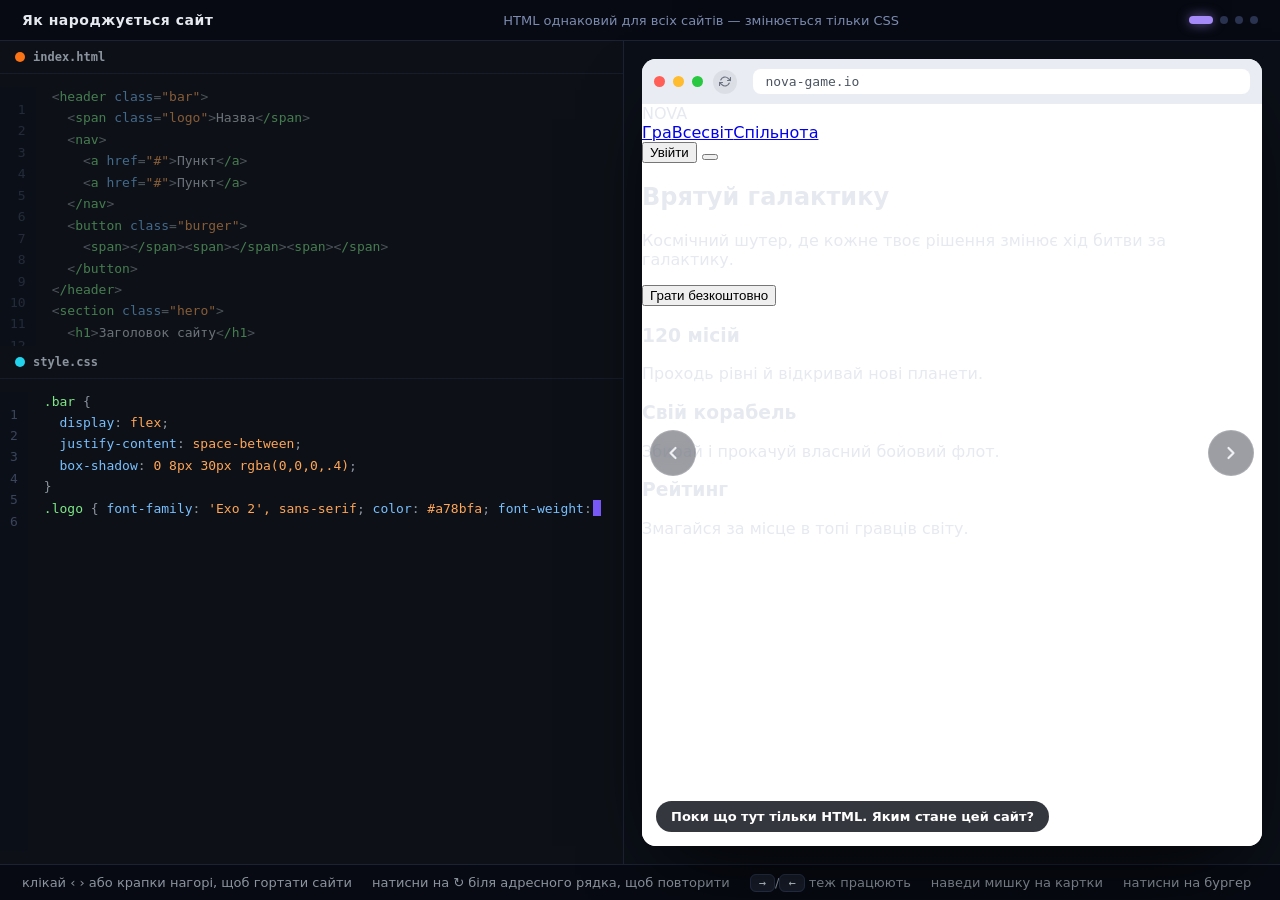
<file: web-theatre.html>
<!DOCTYPE html>
<html lang="uk">
<head>
<meta charset="UTF-8">
<meta name="viewport" content="width=device-width, initial-scale=1">
<title>Як народжується сайт</title>
<link rel="preconnect" href="https://fonts.googleapis.com">
<link rel="preconnect" href="https://fonts.gstatic.com" crossorigin>
<link href="https://fonts.googleapis.com/css2?family=Exo+2:wght@700;800&family=Ruda:wght@700;900&family=Unbounded:wght@700;800&family=Yeseva+One&display=swap" rel="stylesheet">
<style>
  * { box-sizing: border-box; }
  html, body { height: 100%; }
  body {
    margin: 0; overflow: hidden;
    background: #070a12; color: #e6e9f0;
    font-family: system-ui, -apple-system, "Segoe UI", sans-serif;
    display: flex; flex-direction: column;
  }

  .sr-only { position: absolute; width: 1px; height: 1px; padding: 0; margin: -1px; overflow: hidden; clip: rect(0,0,0,0); white-space: nowrap; border: 0; }

  .top { display: flex; align-items: center; justify-content: space-between; gap: 16px; padding: 12px 22px; border-bottom: 1px solid #1b2233; font-size: 14px; color: #9aa4bf; }
  .top b { color: #e6e9f0; letter-spacing: .5px; }
  .top .note { color: #7c8bb0; font-size: 13px; }

  .dots { display: flex; align-items: center; gap: 7px; flex: 0 0 auto; }
  .dots .dot { width: 8px; height: 8px; padding: 0; border: 0; border-radius: 5px; background: #2a3350; cursor: pointer; transition: all .25s ease; }
  .dots .dot:hover { background: #4b5a85; }
  .dots .dot.active { width: 24px; background: #a78bfa; box-shadow: 0 0 12px rgba(167,139,250,.65); }
  .dots .dot:focus-visible { outline: 2px solid #a78bfa; outline-offset: 3px; }

  .stage { flex: 1; min-height: 0; display: grid; grid-template-columns: minmax(0,1fr) minmax(0,1.05fr); }

  .editor { background: #0d1117; display: flex; flex-direction: column; min-height: 0; border-right: 1px solid #1b2233; }
  .filetab { display: flex; align-items: center; gap: 8px; padding: 9px 15px; font: 600 12px ui-monospace, Menlo, Consolas, monospace; color: #8b949e; border-bottom: 1px solid #161c28; flex: 0 0 auto; }
  .filetab .d { width: 10px; height: 10px; border-radius: 50%; }
  .pane { display: grid; grid-template-columns: auto 1fr; overflow: auto; min-height: 0; }
  .pane.htmlpane { flex: 0 0 auto; max-height: 33%; opacity: .5; }
  .pane.csspane { flex: 1; }
  .gutter { padding: 12px 10px; text-align: right; color: #3a445c; font: 13px/1.65 ui-monospace, monospace; white-space: pre; user-select: none; background: #0b0f17; }
  .code { padding: 12px 16px; font: 13px/1.65 ui-monospace, Menlo, Consolas, monospace; white-space: pre-wrap; word-break: break-word; color: #c9d1d9; }
  .code .sel { color: #7ee787; }
  .code .prop { color: #79c0ff; }
  .code .val { color: #ffa657; }
  .code .pun { color: #8b949e; }
  .code .c   { color: #6e7681; font-style: italic; }
  .code .txt { color: #c9d1d9; }
  .caret { display: inline-block; width: 8px; height: 16px; background: #7c5cff; vertical-align: -3px; margin-left: 1px; animation: blink 1s steps(1) infinite; }
  @keyframes blink { 50% { opacity: 0; } }

  .preview { position: relative; display: flex; flex-direction: column; min-height: 0; background: #0b0f17; padding: 18px; }
  .browser { flex: 1; display: flex; flex-direction: column; min-height: 0; border-radius: 14px; overflow: hidden; background: #fff; box-shadow: 0 30px 80px -30px #000; }
  .chrome { display: flex; align-items: center; gap: 8px; padding: 10px 12px; background: #e9edf3; flex: 0 0 auto; }
  .chrome .d { width: 11px; height: 11px; border-radius: 50%; }
  .reload { flex: 0 0 auto; width: 24px; height: 24px; margin-left: 2px; border: 0; border-radius: 50%; background: rgba(0,0,0,.06); color: #6b7280; display: flex; align-items: center; justify-content: center; cursor: pointer; transition: all .2s ease; }
  .reload svg { width: 13px; height: 13px; }
  .reload:hover { background: rgba(0,0,0,.12); color: #374151; transform: rotate(90deg); }
  .reload:focus-visible { outline: 2px solid #7c5cff; outline-offset: 2px; }
  .url { flex: 1; margin-left: 8px; background: #fff; border-radius: 8px; padding: 5px 12px; font: 13px ui-monospace, monospace; color: #4b5563; }

  .nav-arrow { position: absolute; top: 50%; transform: translateY(-50%); z-index: 8; width: 46px; height: 46px; border: 1px solid rgba(255,255,255,.14); border-radius: 50%; background: rgba(12,16,28,.62); backdrop-filter: blur(6px); color: #e6e9f0; display: flex; align-items: center; justify-content: center; cursor: pointer; opacity: .65; transition: all .2s ease; }
  .nav-arrow svg { width: 20px; height: 20px; }
  .nav-arrow:hover, .nav-arrow:focus-visible { opacity: 1; background: rgba(124,92,255,.35); border-color: rgba(167,139,250,.6); transform: translateY(-50%) scale(1.08); }
  .nav-arrow:active { transform: translateY(-50%) scale(.94); }
  .nav-prev { left: 26px; }
  .nav-next { right: 26px; }
  @media (max-width: 640px) {
    .nav-arrow { width: 38px; height: 38px; }
    .nav-arrow svg { width: 17px; height: 17px; }
    .nav-prev { left: 10px; }
    .nav-next { right: 10px; }
  }
  .screen { flex: 1; overflow: auto; min-height: 0; position: relative; background: #fff; container-type: inline-size; }
  .site { min-height: 100%; }
  .badge { position: absolute; left: 14px; bottom: 14px; background: rgba(8,12,20,.82); color: #fff; padding: 8px 15px; border-radius: 999px; font-size: 13px; font-weight: 600; backdrop-filter: blur(4px); max-width: calc(100% - 28px); z-index: 6; }
  .badge.done { background: rgba(124,92,255,.94); }

  .hint { padding: 10px 22px; border-top: 1px solid #1b2233; font-size: 13px; color: #8b949e; display: flex; gap: 20px; flex-wrap: wrap; }
  .hint kbd { background: #161c28; border: 1px solid #263049; border-radius: 6px; padding: 1px 8px; font: 12px ui-monospace, monospace; color: #c9d1d9; }

  /* ===== СТИЛІ САЙТІВ ===== */
  .site, .site * { transition: all .5s cubic-bezier(.2,.8,.2,1); }
  .site.is-styled { font-family: system-ui, -apple-system, "Segoe UI", sans-serif; display: flex; flex-direction: column; }
  .site.is-styled .bar { position: relative; display: flex; align-items: center; justify-content: space-between; padding: 16px 24px; z-index: 5; }
  .site.is-styled .bar-right { display: flex; align-items: center; gap: 12px; }
  .site.is-styled nav { display: flex; gap: 22px; }
  .site.is-styled nav a { text-decoration: none; font-weight: 600; font-size: 14px; }
  .site.is-styled .logo { font-weight: 800; font-size: 21px; letter-spacing: 1px; }
  .site.is-styled .cta { border: 0; padding: 10px 18px; border-radius: 999px; font-weight: 700; cursor: pointer; font-size: 14px; }
  .site.is-styled .hero { position: relative; flex: 1; display: flex; flex-direction: column; align-items: center; justify-content: center; text-align: center; gap: 18px; padding: 56px 24px; overflow: hidden; background-repeat: repeat, no-repeat; background-size: 220px 220px, cover; background-position: center, center; animation: drift 22s linear infinite; }
  .site.is-styled .hero h1, .site.is-styled .hero p, .site.is-styled .hero .hero-btn { position: relative; z-index: 3; }
  .site.is-styled h1 { font-size: clamp(30px, 5vw, 58px); font-weight: 800; margin: 0; line-height: 1.05; }
  .site.is-styled .hero p { margin: 0; max-width: 540px; font-size: 18px; line-height: 1.5; }
  .site.is-styled .hero-btn { border: 0; padding: 15px 34px; border-radius: 999px; font-size: 17px; font-weight: 800; cursor: pointer; }
  .site.is-styled .cards { display: grid; grid-template-columns: repeat(3, 1fr); gap: 16px; padding: 0 24px 28px; }
  .site.is-styled .card { padding: 18px; border-radius: 16px; }
  .site.is-styled .card h3 { margin: 0 0 6px; font-size: 16px; }
  .site.is-styled .card p { margin: 0; font-size: 13px; line-height: 1.45; opacity: .82; }

  /* Рухомий фон: дрейф візерунка */
  @keyframes drift { from { background-position: 0 0, center; } to { background-position: 220px 440px, center; } }

  /* Плаваючі світні кулі за заголовком */
  .site.is-styled .hero::before, .site.is-styled .hero::after {
    content: ""; position: absolute; width: 340px; height: 340px; border-radius: 50%;
    filter: blur(70px); opacity: .5; z-index: 1; pointer-events: none;
  }
  .site.is-styled .hero::before { left: -70px; top: 6%;  background: var(--orbA, #7c5cff); animation: floatA 13s ease-in-out infinite; }
  .site.is-styled .hero::after  { right: -70px; bottom: 2%; background: var(--orbB, #22d3ee); animation: floatB 16s ease-in-out infinite; }
  @keyframes floatA { 50% { transform: translate(50px, 34px) scale(1.12); } }
  @keyframes floatB { 50% { transform: translate(-50px, -30px) scale(1.15); } }

  /* Пелюстки сакури (аніме) */
  .site.is-styled .petals { position: absolute; inset: 0; overflow: hidden; z-index: 2; pointer-events: none; }
  .site.is-styled .petals span { position: absolute; top: -24px; width: 14px; height: 14px; background: #f9a8d4; border-radius: 72% 8% 72% 8%; opacity: .9; box-shadow: 0 0 10px rgba(249,168,212,.6); animation: fall linear infinite; }
  @keyframes fall {
    0%   { transform: translate(0, -24px) rotate(0deg); opacity: 0; }
    12%  { opacity: .95; }
    88%  { opacity: .9; }
    100% { transform: translate(34px, 420px) rotate(430deg); opacity: 0; }
  }
  .site.is-styled .petals span:nth-child(1) { left: 6%;  width: 12px; height: 12px; animation-duration: 7s;  animation-delay: 0s; }
  .site.is-styled .petals span:nth-child(2) { left: 18%; animation-duration: 9s;  animation-delay: 1.4s; }
  .site.is-styled .petals span:nth-child(3) { left: 30%; width: 16px; height: 16px; animation-duration: 8s; animation-delay: .6s; }
  .site.is-styled .petals span:nth-child(4) { left: 42%; animation-duration: 10s; animation-delay: 2.2s; }
  .site.is-styled .petals span:nth-child(5) { left: 55%; width: 11px; height: 11px; animation-duration: 7.5s; animation-delay: .9s; }
  .site.is-styled .petals span:nth-child(6) { left: 67%; animation-duration: 9.5s; animation-delay: 1.9s; }
  .site.is-styled .petals span:nth-child(7) { left: 78%; width: 15px; height: 15px; animation-duration: 8.5s; animation-delay: .3s; }
  .site.is-styled .petals span:nth-child(8) { left: 88%; animation-duration: 11s; animation-delay: 2.6s; }
  .site.is-styled .petals span:nth-child(9) { left: 96%; width: 12px; height: 12px; animation-duration: 8s; animation-delay: 1.2s; }

  /* Ховери */
  .site.is-styled .card, .site.is-styled .hero-btn, .site.is-styled .cta,
  .site.is-styled nav a, .site.is-styled .burger, .site.is-styled .burger span { transition: all .25s ease; }
  .site.is-styled .card:hover { transform: translateY(-8px); box-shadow: 0 34px 60px rgba(0,0,0,.4); }
  .site.is-styled .hero-btn:hover { transform: translateY(-2px) scale(1.03); filter: brightness(1.06); }
  .site.is-styled .cta:hover { transform: translateY(-1px); filter: brightness(1.05); }
  .site.is-styled nav a:hover { opacity: .7; }

  /* Бургер */
  .site.is-styled .burger { display: none; flex-direction: column; justify-content: center; gap: 5px; width: 44px; height: 40px; padding: 0 10px; border: 0; cursor: pointer; border-radius: 12px; }
  .site.is-styled .burger span { height: 2.5px; border-radius: 2px; background: currentColor; }
  .site.is-styled .bar.open .burger span:nth-child(1) { transform: translateY(7.5px) rotate(45deg); }
  .site.is-styled .bar.open .burger span:nth-child(2) { opacity: 0; }
  .site.is-styled .bar.open .burger span:nth-child(3) { transform: translateY(-7.5px) rotate(-45deg); }

  /* --- Тема 1: гра NOVA --- */
  .site--nova.is-styled { background: radial-gradient(1200px 520px at 50% -12%, #2a1a5e, #0b0f1f 62%); color: #e8ecff; --orbA: #7c5cff; --orbB: #22d3ee; }
  .site--nova.is-styled .bar { background: rgba(255,255,255,.04); border-bottom: 1px solid rgba(255,255,255,.08); box-shadow: 0 10px 30px -10px rgba(0,0,0,.5); }
  .site--nova.is-styled .logo { font-family: 'Exo 2', system-ui, sans-serif; color: #a78bfa; }
  .site--nova.is-styled nav a { color: #b9c0e0; }
  .site--nova.is-styled .cta { background: #a78bfa; color: #160e2e; }
  .site--nova.is-styled .burger { color: #e8ecff; background: rgba(255,255,255,.08); }
  .site--nova.is-styled .hero { background-image: var(--tex), radial-gradient(700px 340px at 50% 42%, rgba(124,92,255,.35), rgba(11,15,31,0)); }
  .site--nova.is-styled h1 { font-family: 'Exo 2', system-ui, sans-serif; letter-spacing: .5px; background: linear-gradient(90deg, #ffffff, #a78bfa); -webkit-background-clip: text; background-clip: text; color: transparent; }
  .site--nova.is-styled .hero p { color: #aab2d8; }
  .site--nova.is-styled .hero-btn { background: linear-gradient(90deg, #7c5cff, #22d3ee); color: #fff; box-shadow: 0 16px 44px -10px rgba(124,92,255,.75); }
  .site--nova.is-styled .card { background: rgba(255,255,255,.05); border: 1px solid rgba(255,255,255,.08); box-shadow: 0 20px 44px -20px rgba(0,0,0,.7); }
  .site--nova.is-styled .card h3 { color: #c4b5fd; }

  /* --- Тема 2: піца FRESTO --- */
  .site--fresto.is-styled { background: #fff7ed; color: #3b2a20; --orbA: #f97316; --orbB: #fca5a5; }
  .site--fresto.is-styled .bar { background: #fff; box-shadow: 0 8px 26px -14px rgba(0,0,0,.35); }
  .site--fresto.is-styled .logo { font-family: 'Ruda', system-ui, sans-serif; color: #ef4444; }
  .site--fresto.is-styled nav a { color: #7c5b4a; }
  .site--fresto.is-styled .cta { background: #ef4444; color: #fff; }
  .site--fresto.is-styled .burger { color: #3b2a20; background: rgba(0,0,0,.06); }
  .site--fresto.is-styled .hero { background-image: var(--tex), radial-gradient(820px 360px at 50% -6%, #ffd9b0, rgba(255,247,237,0)); }
  .site--fresto.is-styled h1 { font-family: 'Ruda', system-ui, sans-serif; color: #b91c1c; }
  .site--fresto.is-styled .hero p { color: #7c5b4a; }
  .site--fresto.is-styled .hero-btn { background: linear-gradient(90deg, #f97316, #ef4444); color: #fff; box-shadow: 0 16px 40px -14px rgba(239,68,68,.6); }
  .site--fresto.is-styled .card { background: #fff; box-shadow: 0 16px 40px -22px rgba(0,0,0,.5); }
  .site--fresto.is-styled .card h3 { color: #ea580c; }
  .site--fresto.is-styled .hero::before, .site--fresto.is-styled .hero::after { opacity: .35; }

  /* --- Тема 3: музика WAVELY --- */
  .site--wavely.is-styled { background: linear-gradient(160deg, #2e1065, #7e22ce 58%, #db2777); color: #fde7ff; --orbA: #db2777; --orbB: #7e22ce; }
  .site--wavely.is-styled .bar { background: rgba(0,0,0,.16); box-shadow: 0 10px 30px -12px rgba(0,0,0,.5); }
  .site--wavely.is-styled .logo { font-family: 'Unbounded', system-ui, sans-serif; color: #fff; }
  .site--wavely.is-styled nav a { color: #f3d5ff; }
  .site--wavely.is-styled .cta { background: #fff; color: #7e22ce; }
  .site--wavely.is-styled .burger { color: #fff; background: rgba(255,255,255,.15); }
  .site--wavely.is-styled .hero { background-image: var(--tex), linear-gradient(160deg, rgba(46,16,101,.25), rgba(219,39,119,.25)); }
  .site--wavely.is-styled h1 { font-family: 'Unbounded', system-ui, sans-serif; color: #fff; text-shadow: 0 6px 30px rgba(0,0,0,.4); }
  .site--wavely.is-styled .hero p { color: #f6ddff; }
  .site--wavely.is-styled .hero-btn { background: #111; color: #fff; box-shadow: 0 16px 40px -12px rgba(0,0,0,.6); }
  .site--wavely.is-styled .card { background: rgba(255,255,255,.12); border: 1px solid rgba(255,255,255,.2); box-shadow: 0 20px 44px -20px rgba(0,0,0,.5); }
  .site--wavely.is-styled .card h3 { color: #fff; }

  /* --- Тема 4: аніме SAKURA --- */
  .site--anime.is-styled { background: linear-gradient(160deg, #1e1b4b, #7e22ce 52%, #ec4899); color: #fdf2ff; --orbA: #f472b6; --orbB: #38bdf8; }
  .site--anime.is-styled .bar { background: rgba(0,0,0,.18); box-shadow: 0 10px 30px -12px rgba(0,0,0,.5); }
  .site--anime.is-styled .logo { font-family: 'Yeseva One', system-ui, serif; color: #f9a8d4; }
  .site--anime.is-styled nav a { color: #f5d0fe; }
  .site--anime.is-styled .cta { background: linear-gradient(90deg, #f472b6, #38bdf8); color: #1b1030; }
  .site--anime.is-styled .burger { color: #fff; background: rgba(255,255,255,.15); }
  .site--anime.is-styled .hero { background-image: var(--tex), linear-gradient(160deg, rgba(124,58,237,.2), rgba(236,72,153,.28)); }
  .site--anime.is-styled h1 { font-family: 'Yeseva One', system-ui, serif; color: #fff; text-shadow: 0 4px 26px rgba(236,72,153,.6); }
  .site--anime.is-styled .hero p { color: #fbe3ff; }
  .site--anime.is-styled .hero-btn { background: linear-gradient(90deg, #f472b6, #38bdf8); color: #12082a; box-shadow: 0 16px 40px -12px rgba(244,114,182,.7); }
  .site--anime.is-styled .card { background: rgba(255,255,255,.12); border: 1px solid rgba(255,255,255,.22); box-shadow: 0 20px 44px -20px rgba(0,0,0,.5); }
  .site--anime.is-styled .card h3 { color: #f9a8d4; }

  /* Адаптив: вузький сайт -> бургер */
  @container (max-width: 820px) {
    .site.is-styled nav { position: absolute; top: calc(100% + 8px); right: 16px; min-width: 190px; flex-direction: column; gap: 0; padding: 8px; border-radius: 14px; box-shadow: 0 24px 50px rgba(0,0,0,.3); opacity: 0; transform: translateY(-10px); pointer-events: none; }
    .site.is-styled .bar.open nav { opacity: 1; transform: none; pointer-events: auto; }
    .site.is-styled nav a { padding: 11px 14px; border-radius: 10px; }
    .site.is-styled .burger { display: flex; }
    .site--nova.is-styled nav   { background: #161033; }
    .site--wavely.is-styled nav { background: rgba(24,6,45,.97); }
    .site--anime.is-styled nav  { background: rgba(30,12,55,.97); }
    .site--fresto.is-styled nav { background: #fff; }
    .site--nova.is-styled nav a:hover, .site--wavely.is-styled nav a:hover, .site--anime.is-styled nav a:hover { background: rgba(255,255,255,.1); opacity: 1; }
    .site--fresto.is-styled nav a:hover { background: rgba(0,0,0,.06); opacity: 1; }
  }

  @media (max-width: 820px) {
    .stage { grid-template-columns: 1fr; grid-template-rows: 42% 58%; }
    .pane.htmlpane { max-height: 40%; }
  }
</style>
</head>
<body>

  <div class="top">
    <b>Як народжується сайт</b>
    <span class="note">HTML однаковий для всіх сайтів &mdash; змінюється тільки CSS</span>
    <div class="dots" id="dots" role="group" aria-label="Перемкнути сайт"></div>
    <span class="sr-only" id="count" aria-live="polite"></span>
  </div>

  <div class="stage">
    <div class="editor">
      <div class="filetab"><span class="d" style="background:#f97316"></span>index.html</div>
      <div class="pane htmlpane">
        <pre class="gutter" id="htmlGutter"></pre>
        <div class="code" id="htmlCode"></div>
      </div>
      <div class="filetab"><span class="d" style="background:#22d3ee"></span>style.css</div>
      <div class="pane csspane" id="cssPane">
        <pre class="gutter" id="cssGutter"></pre>
        <div class="code" id="cssCode"></div>
      </div>
    </div>

    <div class="preview">
      <button class="nav-arrow nav-prev" id="btnPrev" aria-label="Попередній сайт">
        <svg viewBox="0 0 24 24" fill="none" stroke="currentColor" stroke-width="2.6" stroke-linecap="round" stroke-linejoin="round"><polyline points="15 18 9 12 15 6"></polyline></svg>
      </button>
      <div class="browser">
        <div class="chrome">
          <span class="d" style="background:#ff5f57"></span>
          <span class="d" style="background:#febc2e"></span>
          <span class="d" style="background:#28c840"></span>
          <button class="reload" id="btnRestart" aria-label="Оновити сторінку (повторити анімацію)" title="Оновити">
            <svg viewBox="0 0 24 24" fill="none" stroke="currentColor" stroke-width="2.4" stroke-linecap="round" stroke-linejoin="round"><polyline points="23 4 23 10 17 10"></polyline><polyline points="1 20 1 14 7 14"></polyline><path d="M3.51 9a9 9 0 0 1 14.85-3.36L23 10M1 14l4.64 4.36A9 9 0 0 0 20.49 15"></path></svg>
          </button>
          <span class="url" id="url">example.com</span>
        </div>
        <div class="screen" id="screen">
          <div class="site" id="site"></div>
          <div class="badge" id="badge"></div>
        </div>
      </div>
      <button class="nav-arrow nav-next" id="btnNext" aria-label="Наступний сайт">
        <svg viewBox="0 0 24 24" fill="none" stroke="currentColor" stroke-width="2.6" stroke-linecap="round" stroke-linejoin="round"><polyline points="9 18 15 12 9 6"></polyline></svg>
      </button>
    </div>
  </div>

  <div class="hint">
    <span>клікай ‹ › або крапки нагорі, щоб гортати сайти</span>
    <span>натисни на &#8635; біля адресного рядка, щоб повторити</span>
    <span><kbd>&rarr;</kbd>/<kbd>&larr;</kbd> теж працюють</span>
    <span>наведи мишку на картки</span>
    <span>натисни на бургер</span>
  </div>

<script>
  const svgTex = {
    nova: '<svg xmlns="http://www.w3.org/2000/svg" width="220" height="220"><g fill="rgba(255,255,255,0.55)"><circle cx="20" cy="30" r="1.3"/><circle cx="90" cy="70" r="1"/><circle cx="150" cy="40" r="1.6"/><circle cx="200" cy="100" r="1"/><circle cx="60" cy="140" r="1.2"/><circle cx="120" cy="180" r="1"/><circle cx="190" cy="170" r="1.5"/><circle cx="40" cy="200" r="1"/></g></svg>',
    fresto: '<svg xmlns="http://www.w3.org/2000/svg" width="220" height="220"><g fill="rgba(239,68,68,0.10)"><circle cx="40" cy="40" r="16"/><circle cx="160" cy="80" r="22"/><circle cx="90" cy="150" r="14"/><circle cx="180" cy="180" r="18"/></g></svg>',
    wavely: '<svg xmlns="http://www.w3.org/2000/svg" width="220" height="220"><g fill="none" stroke="rgba(255,255,255,0.16)" stroke-width="3"><path d="M0 60 Q55 20 110 60 T220 60"/><path d="M0 130 Q55 90 110 130 T220 130"/><path d="M0 200 Q55 160 110 200 T220 200"/></g></svg>',
    anime: '<svg xmlns="http://www.w3.org/2000/svg" width="220" height="220"><g fill="rgba(249,168,212,0.45)"><ellipse cx="35" cy="45" rx="8" ry="4" transform="rotate(25 35 45)"/><ellipse cx="150" cy="70" rx="9" ry="5" transform="rotate(-20 150 70)"/><ellipse cx="95" cy="150" rx="7" ry="4" transform="rotate(40 95 150)"/><ellipse cx="185" cy="180" rx="9" ry="5" transform="rotate(-30 185 180)"/><ellipse cx="55" cy="195" rx="7" ry="4" transform="rotate(15 55 195)"/></g></svg>'
  };

  const projects = [
    {
      key: "nova", name: "NOVA", domain: "nova-game.io",
      content: {
        logo: "NOVA", nav: ["Гра", "Всесвіт", "Спільнота"], cta: "Увійти",
        h1: "Врятуй галактику",
        p: "Космічний шутер, де кожне твоє рішення змінює хід битви за галактику.",
        btn: "Грати безкоштовно",
        cards: [
          ["120 місій", "Проходь рівні й відкривай нові планети."],
          ["Свій корабель", "Збирай і прокачуй власний бойовий флот."],
          ["Рейтинг", "Змагайся за місце в топі гравців світу."]
        ]
      },
      css:
`.bar {
  display: flex;
  justify-content: space-between;
  box-shadow: 0 8px 30px rgba(0,0,0,.4);
}
.logo { font-family: 'Exo 2', sans-serif; color: #a78bfa; font-weight: 800; }
.hero {
  background-image: url("stars.svg"),
    radial-gradient(#7c5cff, #0b0f1f);
  animation: drift 22s linear infinite;
}
h1 {
  font-family: 'Exo 2', sans-serif;
  font-size: 58px;
  background: linear-gradient(90deg, #fff, #a78bfa);
}
.hero-btn {
  background: linear-gradient(90deg, #7c5cff, #22d3ee);
  border-radius: 999px;
  box-shadow: 0 16px 44px rgba(124,92,255,.7);
}
.card { box-shadow: 0 20px 44px rgba(0,0,0,.6); }
.card:hover { transform: translateY(-8px); }`
    },
    {
      key: "fresto", name: "FRESTO", domain: "fresto.pizza",
      content: {
        logo: "Fresto", nav: ["Меню", "Доставка", "Про нас"], cta: "Кошик",
        h1: "Піца за 30 хвилин",
        p: "Гаряча піца з печі прямо до твоїх дверей. Свіжі інгредієнти щодня.",
        btn: "Замовити зараз",
        cards: [
          ["Швидка доставка", "Привозимо за 30 хвилин або даруємо піцу."],
          ["Своя піца", "Обери начинку на власний смак."],
          ["Знижки", "Кожна п'ята піца — у подарунок."]
        ]
      },
      css:
`.bar {
  display: flex;
  justify-content: space-between;
  box-shadow: 0 8px 26px rgba(0,0,0,.15);
}
.logo { font-family: 'Ruda', sans-serif; color: #ef4444; font-weight: 800; }
.hero {
  background-image: url("dots.svg"),
    radial-gradient(#ffe3c7, #fff7ed);
  animation: drift 22s linear infinite;
}
h1 { font-family: 'Ruda', sans-serif; font-size: 56px; color: #b91c1c; }
.hero-btn {
  background: linear-gradient(90deg, #f97316, #ef4444);
  border-radius: 999px;
  box-shadow: 0 16px 40px rgba(239,68,68,.5);
}
.card {
  background: #fff;
  box-shadow: 0 16px 40px rgba(0,0,0,.14);
}
.card:hover { transform: translateY(-8px); }`
    },
    {
      key: "wavely", name: "WAVELY", domain: "wavely.music",
      content: {
        logo: "Wavely", nav: ["Головна", "Чарти", "Плейлисти"], cta: "Увійти",
        h1: "Твоя музика без меж",
        p: "Мільйони треків, підбірки під настрій і жодної реклами під час прослуховування.",
        btn: "Слухати безкоштовно",
        cards: [
          ["Мільйони треків", "Уся улюблена музика в одному місці."],
          ["Під настрій", "Плейлисти, що підлаштовуються під тебе."],
          ["Офлайн", "Завантажуй і слухай навіть без інтернету."]
        ]
      },
      css:
`.site {
  background: linear-gradient(160deg, #2e1065, #db2777);
}
.hero {
  background-image: url("waves.svg");
  animation: drift 22s linear infinite;
}
h1 {
  font-family: 'Unbounded', sans-serif;
  font-size: 58px;
  color: #fff;
  text-shadow: 0 6px 30px rgba(0,0,0,.4);
}
.hero-btn {
  background: #111;
  border-radius: 999px;
  box-shadow: 0 16px 40px rgba(0,0,0,.5);
}
.card {
  background: rgba(255,255,255,.12);
  box-shadow: 0 20px 44px rgba(0,0,0,.4);
}
.card:hover { transform: translateY(-8px); }`
    },
    {
      key: "anime", name: "SAKURA", domain: "sakura.tv",
      content: {
        logo: "Sakura", nav: ["Аніме", "Топ", "Розклад"], cta: "Увійти",
        h1: "Дивись аніме першим",
        p: "Тисячі серій із субтитрами українською. Нові епізоди щодня у день виходу в Японії.",
        btn: "Дивитись безкоштовно",
        cards: [
          ["Новинки сезону", "Свіжі тайтли одразу після прем'єри."],
          ["Українські субтитри", "Дивись улюблене рідною мовою."],
          ["Список перегляду", "Зберігай тайтли й продовжуй з місця."]
        ]
      },
      css:
`.site {
  background: linear-gradient(160deg, #1e1b4b, #ec4899);
  color: #fdf2ff;
}
.hero {
  background-image: url("petals.svg");
  animation: drift 18s linear infinite;
}
h1 {
  font-family: 'Yeseva One', serif;
  font-size: 58px;
  color: #fff;
  text-shadow: 0 4px 24px rgba(236,72,153,.6);
}
.hero-btn {
  background: linear-gradient(90deg, #f472b6, #38bdf8);
  border-radius: 999px;
  box-shadow: 0 16px 40px rgba(244,114,182,.6);
}
.card:hover {
  transform: translateY(-8px) scale(1.02);
}`
    }
  ];

  const site = document.getElementById("site");
  const badge = document.getElementById("badge");
  const url = document.getElementById("url");
  const count = document.getElementById("count");
  const dots = document.getElementById("dots");
  const cssCode = document.getElementById("cssCode");
  const cssGutter = document.getElementById("cssGutter");
  const cssPane = document.getElementById("cssPane");

  let index = 0, cssText = "", typing = false, timer = null;

  function esc(s) {
    return s.replace(/&(?!amp;|mdash;|rarr;|larr;)/g, "&amp;").replace(/</g, "&lt;").replace(/>/g, "&gt;");
  }

  function renderSite(c, key) {
    const petals = key === "anime"
      ? `<div class="petals">${"<span></span>".repeat(9)}</div>` : "";
    return `
      <header class="bar">
        <span class="logo">${c.logo}</span>
        <nav>${c.nav.map(x => `<a href="#">${x}</a>`).join("")}</nav>
        <div class="bar-right">
          <button class="cta">${c.cta}</button>
          <button class="burger" aria-label="Меню"><span></span><span></span><span></span></button>
        </div>
      </header>
      <section class="hero">
        ${petals}
        <h1>${c.h1}</h1>
        <p>${c.p}</p>
        <button class="hero-btn">${c.btn}</button>
      </section>
      <section class="cards">
        ${c.cards.map(([t, d]) => `<article class="card"><h3>${t}</h3><p>${d}</p></article>`).join("")}
      </section>`;
  }

  function hlCSS(css) {
    let html = "", i = 0, state = "sel", buf = "";
    const flush = cls => { if (buf) { html += `<span class="${cls}">${esc(buf)}</span>`; buf = ""; } };
    while (i < css.length) {
      if (css.substr(i, 2) === "/*") {
        flush(state);
        let j = css.indexOf("*/", i); if (j === -1) j = css.length - 2;
        html += `<span class="c">${esc(css.slice(i, j + 2))}</span>`; i = j + 2; continue;
      }
      const ch = css[i];
      if (state === "sel") {
        if (ch === "{") { flush("sel"); html += `<span class="pun">{</span>`; state = "prop"; i++; continue; }
      } else if (state === "prop") {
        if (ch === "}") { flush("prop"); html += `<span class="pun">}</span>`; state = "sel"; i++; continue; }
        if (ch === ":") { flush("prop"); html += `<span class="pun">:</span>`; state = "val"; i++; continue; }
      } else if (state === "val") {
        if (ch === ";") { flush("val"); html += `<span class="pun">;</span>`; state = "prop"; i++; continue; }
        if (ch === "}") { flush("val"); html += `<span class="pun">}</span>`; state = "sel"; i++; continue; }
      }
      buf += ch; i++;
    }
    flush(state);
    return html;
  }

  function hlHTML(src) {
    let out = "", i = 0;
    while (i < src.length) {
      if (src[i] === "<") {
        let j = src.indexOf(">", i); if (j === -1) j = src.length - 1;
        out += hlTag(src.slice(i, j + 1)); i = j + 1;
      } else {
        let j = src.indexOf("<", i); if (j === -1) j = src.length;
        out += `<span class="txt">${esc(src.slice(i, j))}</span>`; i = j;
      }
    }
    return out;
  }
  function hlTag(tag) {
    let inner = tag.slice(1, -1);
    let html = `<span class="pun">&lt;</span>`;
    let m = inner.match(/^\/?[a-zA-Z0-9]+/);
    let rest = inner;
    if (m) { html += `<span class="sel">${esc(m[0])}</span>`; rest = inner.slice(m[0].length); }
    rest = rest.replace(/([a-zA-Z-]+)(=)("[^"]*")/g,
      (_, n, e, v) => `<span class="prop">${n}</span><span class="pun">=</span><span class="val">${esc(v)}</span>`);
    html += rest + `<span class="pun">&gt;</span>`;
    return html;
  }

  function lineNums(t) {
    const n = Math.max(1, t.split("\n").length);
    let s = ""; for (let k = 1; k <= n; k++) s += k + "\n";
    return s;
  }

  function renderCSS() {
    cssCode.innerHTML = hlCSS(cssText) + (typing ? `<span class="caret"></span>` : "");
    cssGutter.textContent = lineNums(cssText);
    cssPane.scrollTop = cssPane.scrollHeight;
  }

  function load(i) {
    clearInterval(timer);
    index = (i + projects.length) % projects.length;
    const p = projects[index];
    url.textContent = p.domain;
    count.textContent = `Сайт ${index + 1} з ${projects.length}: ${p.name}`;
    dots.querySelectorAll(".dot").forEach((d, i) => d.classList.toggle("active", i === index));
    site.className = "site site--" + p.key;
    site.style.setProperty("--tex", "url('data:image/svg+xml," + encodeURIComponent(svgTex[p.key]) + "')");
    site.innerHTML = renderSite(p.content, p.key);
    badge.className = "badge";
    badge.textContent = "Поки що тут тільки HTML. Яким стане цей сайт?";
    cssText = ""; typing = true; renderCSS();
    startTyping(p.css);
  }

  function startTyping(full) {
    let i = 0;
    const step = Math.max(2, Math.ceil(full.length / 260));
    timer = setInterval(() => {
      i += step;
      cssText = full.slice(0, i);
      renderCSS();
      if (i >= full.length) {
        clearInterval(timer); typing = false; renderCSS();
        setTimeout(applyStyle, 550);
      }
    }, 18);
  }

  function applyStyle() {
    const p = projects[index];
    site.classList.add("is-styled");
    badge.className = "badge done";
    badge.textContent = `HTML + CSS = готовий сайт «${p.name}»`;
  }

  function finishInstant() {
    if (typing) {
      clearInterval(timer);
      cssText = projects[index].css; typing = false; renderCSS();
      applyStyle();
      return true;
    }
    return false;
  }

  function next() { if (!finishInstant()) load(index + 1); }
  function prev() { if (!finishInstant()) load(index - 1); }

  document.addEventListener("keydown", e => {
    if (["ArrowRight", " ", "Enter"].includes(e.key)) { e.preventDefault(); next(); }
    else if (e.key === "ArrowLeft") { e.preventDefault(); prev(); }
    else if (["r", "R", "к", "К"].includes(e.key)) { e.preventDefault(); load(index); }
  });

  dots.innerHTML = projects.map((p, i) =>
    `<button class="dot" data-i="${i}" aria-label="Сайт ${p.name}"></button>`).join("");
  dots.addEventListener("click", e => {
    const b = e.target.closest(".dot");
    if (b) load(+b.dataset.i);
  });
  document.getElementById("btnPrev").addEventListener("click", prev);
  document.getElementById("btnNext").addEventListener("click", next);
  document.getElementById("btnRestart").addEventListener("click", () => load(index));

  site.addEventListener("click", e => {
    const b = e.target.closest(".burger");
    const bar = site.querySelector(".bar");
    if (b) { bar.classList.toggle("open"); return; }
    const a = e.target.closest("nav a");
    if (a) { e.preventDefault(); bar.classList.remove("open"); }
  });

  document.getElementById("htmlCode").innerHTML = hlHTML(
`<header class="bar">
  <span class="logo">Назва</span>
  <nav>
    <a href="#">Пункт</a>
    <a href="#">Пункт</a>
  </nav>
  <button class="burger">
    <span></span><span></span><span></span>
  </button>
</header>
<section class="hero">
  <h1>Заголовок сайту</h1>
  <p>Короткий опис</p>
  <button class="hero-btn">Дія</button>
</section>
<section class="cards">
  <article class="card">...</article>
</section>`);
  document.getElementById("htmlGutter").textContent = lineNums(document.getElementById("htmlCode").textContent);

  load(0);
</script>
</body>
</html>
</file>
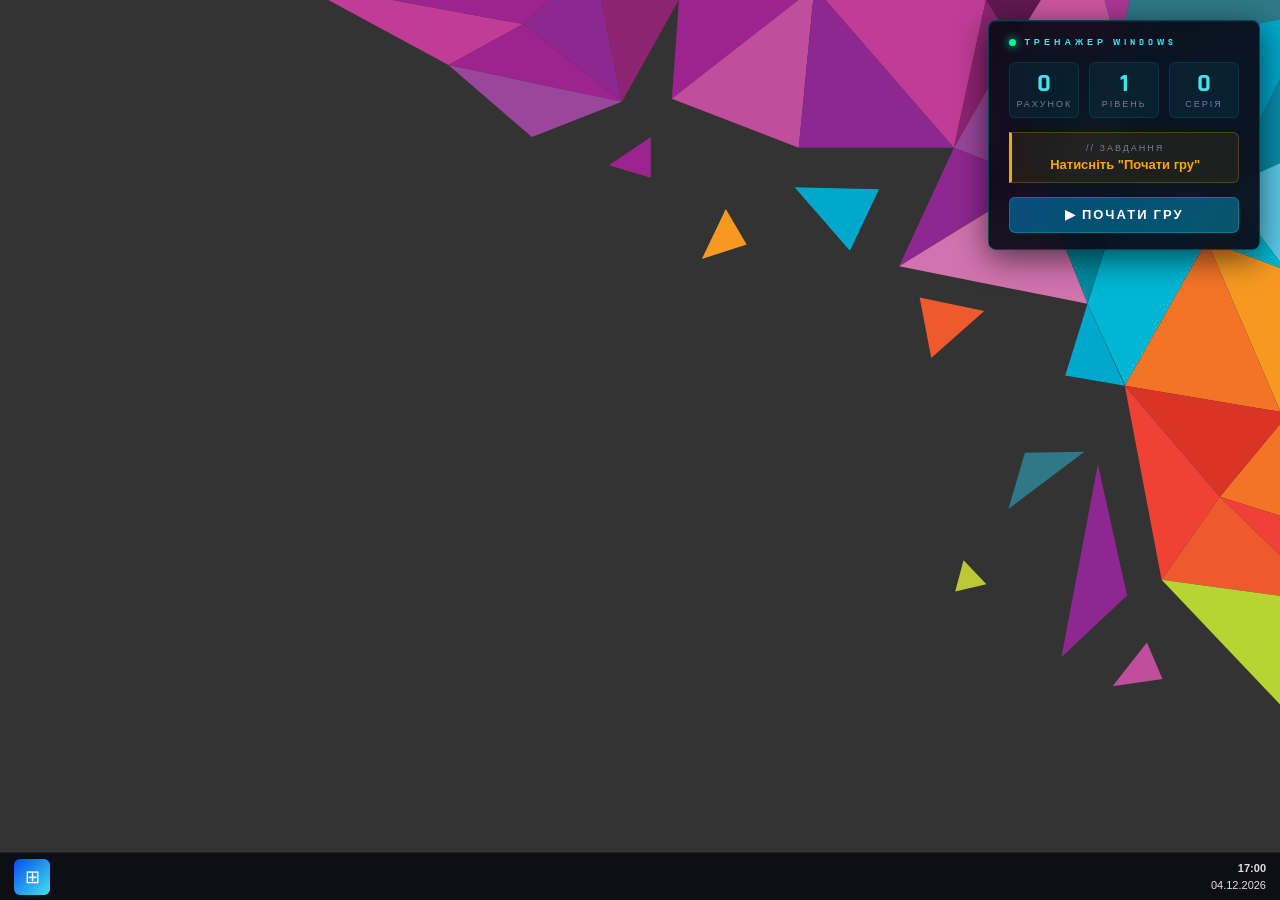
<file: window-trainer.html>
<!DOCTYPE html>
<html lang="uk">
<head>
<meta charset="UTF-8">
<meta name="viewport" content="width=device-width, initial-scale=1.0">
<title>Тренажер вікон Windows</title>
<link href="https://fonts.googleapis.com/css2?family=Rajdhani:wght@500;700&display=swap" rel="stylesheet">
<style>
  :root {
    --bg: #76add8;
    --surface: #32a0fa;
    --card: #202030;
    --border: rgba(255,255,255,0.1);
    --accent: #3fe3eb;
    --accent2: #074df0;
    --text: #e0e0e0;
    --muted: #7a7a9a;
    --success: #00f5a0;
    --danger: #ff4757;
    --warn: #ffa502;
    --close-red: #e81123;
  }
  * { margin:0; padding:0; box-sizing:border-box; }
  body {
    font-family: 'Segoe UI', Tahoma, sans-serif;
    color: var(--text);
    height: 100vh;
    overflow: hidden;
    position: relative;
  }
  #desktop {
    position: fixed;
    inset: 0;
    bottom: 48px;
    z-index: 0;
  }

  body {
    background: #333;
    color: white;
    text-align: center;
    padding: 40px;
    margin: 0;
  }

  body:before {
    content: "";
    position: absolute;
    top: 0;
    right: 0;
    width: 75%;
    height: 100%;
    background: url(img/decor-parts.svg) no-repeat right top;
    z-index: 0;
  }

  /* HUD */
  #hud {
    position: fixed;
    top: 20px; right: 20px;
    z-index: 1000;
    background: rgba(10,10,22,0.93);
    border: 1px solid rgba(0,180,216,0.3);
    border-radius: 8px;
    padding: 16px 20px;
    backdrop-filter: blur(16px);
    box-shadow: 0 8px 32px rgba(0,0,0,0.6), inset 0 1px 0 rgba(255,255,255,0.05);
    min-width: 240px;
  }
  #hud-title {
    font-size: 9px;
    letter-spacing: 4px;
    text-transform: uppercase;
    color: var(--accent);
    margin-bottom: 14px;
    display: flex;
    align-items: center;
    gap: 8px;
    font-family: 'Rajdhani', sans-serif;
    font-weight: 700;
  }
  .hud-dot {
    width: 7px; height: 7px;
    border-radius: 50%;
    background: var(--success);
    box-shadow: 0 0 8px var(--success);
    animation: blink 1.5s ease-in-out infinite;
  }
  @keyframes blink { 0%,100%{opacity:1}50%{opacity:.2} }
  .stats {
    display: grid;
    grid-template-columns: 1fr 1fr 1fr;
    gap: 10px;
    margin-bottom: 14px;
  }
  .stat {
    background: rgba(0,180,216,0.07);
    border: 1px solid rgba(0,180,216,0.15);
    border-radius: 6px;
    padding: 8px 6px;
    text-align: center;
  }
  .stat-value {
    font-size: 26px;
    font-weight: 700;
    font-family: 'Rajdhani', sans-serif;
    color: var(--accent);
    line-height: 1;
  }
  .stat-label {
    font-size: 9px;
    letter-spacing: 2px;
    text-transform: uppercase;
    color: var(--muted);
    margin-top: 2px;
  }
  #current-task {
    background: rgba(255,165,0,0.08);
    border: 1px solid rgba(255,165,0,0.25);
    border-left: 3px solid var(--warn);
    border-radius: 0 6px 6px 0;
    padding: 10px 12px;
    margin-bottom: 14px;
    min-height: 44px;
  }
  #task-label {
    font-size: 9px;
    letter-spacing: 2px;
    text-transform: uppercase;
    color: var(--muted);
    margin-bottom: 4px;
  }
  #task-text {
    font-size: 13px;
    font-weight: 600;
    color: var(--warn);
  }
  .hud-btn {
    width: 100%;
    padding: 9px;
    border-radius: 6px;
    border: 1px solid rgba(0,180,216,0.4);
    background: linear-gradient(135deg, rgba(0,119,182,.6), rgba(0,180,216,.4));
    color: #fff;
    font-family: 'Rajdhani', sans-serif;
    font-size: 13px;
    font-weight: 700;
    letter-spacing: 2px;
    cursor: pointer;
    transition: all .2s;
    text-transform: uppercase;
  }
  .hud-btn:hover {
    background: linear-gradient(135deg, rgba(0,119,182,.9), rgba(0,180,216,.7));
    box-shadow: 0 0 20px rgba(0,180,216,.3);
  }

  /* WINDOW */
  .win {
    position: absolute;
    min-width: 340px;
    background: #202030;
    border: 1px solid rgba(255,255,255,0.1);
    border-radius: 8px;
    box-shadow:
      0 32px 80px rgba(0, 0, 0, 0.7),
      0 0 0 1px rgba(255,255,255,.04),
      inset 0 1px 0 rgba(255,255,255,.07);
    z-index: 50;
    overflow: hidden;
    animation: winPop .2s cubic-bezier(.34,1.56,.64,1);
  }
  @keyframes winPop {
    from { opacity:0; transform:scale(.92) translateY(12px); }
    to   { opacity:1; transform:scale(1) translateY(0); }
  }
  .win.minimizing { animation: winMin .2s ease forwards; }
  @keyframes winMin { to { opacity:0; transform:scale(.8) translateY(60px); } }
  .win.closing { animation: winClose .18s ease forwards; }
  @keyframes winClose { to { opacity:0; transform:scale(.95); } }
  .win.maximized {
    border-radius: 0 !important;
    left: 0 !important; top: 0 !important;
    width: 100vw !important;
    height: calc(100vh - 48px) !important;
    min-width: unset;
    z-index: 60;
  }

  /* Title bar */
  .win-titlebar {
    display: flex;
    align-items: center;
    height: 32px;
    background: #2d2d42;
    padding: 0 10px;
    gap: 8px;
    cursor: move;
    user-select: none;
    border-radius: 8px 8px 0 0;
  }
  .win.maximized .win-titlebar { border-radius: 0; }
  .win-icon { font-size: 14px; }
  .win-title-text {
    font-size: 12px;
    color: #ccc;
    flex: 1;
    white-space: nowrap;
    overflow: hidden;
    text-overflow: ellipsis;
  }
  .win-controls {
    display: flex;
    margin-right: -10px;
    height: 32px;
  }
  .ctrl-btn {
    width: 46px;
    height: 32px;
    border: none;
    background: transparent;
    color: #bbb;
    font-size: 13px;
    cursor: pointer;
    display: flex;
    align-items: center;
    justify-content: center;
    transition: background .1s, color .1s;
    position: relative;
  }
  .ctrl-btn:hover { background: rgba(255,255,255,.1); color: #fff; }
  .ctrl-btn.btn-close:hover { background: var(--close-red); color: #fff; }
  .ctrl-btn.last { border-radius: 0 8px 0 0; }
  .win.maximized .ctrl-btn.last { border-radius: 0; }

  /* No target highlighting */

  /* Window body */
  .win-body { padding: 20px 24px 24px; }
  .win-app-header {
    display: flex;
    align-items: center;
    gap: 12px;
    margin-bottom: 16px;
    padding-bottom: 16px;
    border-bottom: 1px solid rgba(255,255,255,.07);
  }
  .win-app-icon-large {
    width: 40px; height: 40px;
    border-radius: 8px;
    background: linear-gradient(135deg, var(--accent2), var(--accent));
    display: flex;
    align-items: center;
    justify-content: center;
    font-size: 20px;
    flex-shrink: 0;
  }
  .win-app-name { font-size: 16px; font-weight: 600; color: #fff; }
  .win-app-sub  { font-size: 11px; color: var(--muted); margin-top: 2px; }
  .win-content  { font-size: 13px; color: #9a9ab0; line-height: 1.6; margin-bottom: 16px; }
  .task-indicator {
    background: rgba(255,165,0,.1);
    border: 1px solid rgba(255,165,0,.3);
    border-radius: 6px;
    padding: 12px 14px;
    display: flex;
    align-items: center;
    gap: 10px;
  }
  .ti-icon { font-size: 20px; }
  .ti-main { font-size: 13px; font-weight: 600; color: var(--warn); }
  .ti-hint { display: none; }

  /* Taskbar */
  #taskbar {
    position: fixed;
    bottom: 0; left: 0; right: 0;
    height: 48px;
    background: rgba(10,10,20,.88);
    backdrop-filter: blur(20px);
    border-top: 1px solid rgba(255,255,255,.08);
    z-index: 500;
    display: flex;
    align-items: center;
    padding: 0 14px;
    gap: 4px;
  }
  #taskbar-start {
    width: 36px; height: 36px;
    border-radius: 6px;
    background: linear-gradient(135deg, var(--accent2), var(--accent));
    display: flex;
    align-items: center;
    justify-content: center;
    font-size: 18px;
    cursor: pointer;
    margin-right: 8px;
    flex-shrink: 0;
    transition: transform .15s;
  }
  #taskbar-start:hover { transform: scale(1.06); }
  #taskbar-items { display: flex; gap: 4px; flex: 1; overflow: hidden; }
  .tb-item {
    height: 36px;
    padding: 0 12px;
    border-radius: 6px;
    background: rgba(255,255,255,.07);
    display: flex;
    align-items: center;
    gap: 8px;
    font-size: 12px;
    cursor: pointer;
    border: 1px solid rgba(255,255,255,.06);
    transition: background .15s;
    max-width: 160px;
  }
  .tb-item:hover { background: rgba(255,255,255,.13); }
  .tb-item.minimized { opacity: .5; }
  .tb-item span { white-space: nowrap; overflow: hidden; text-overflow: ellipsis; }
  #clock {
    margin-left: auto;
    text-align: right;
    font-size: 11px;
    color: var(--text);
    line-height: 1.5;
    flex-shrink: 0;
  }

  /* Score popup */
  .score-pop {
    position: fixed;
    font-family: 'Rajdhani', sans-serif;
    font-size: 26px;
    font-weight: 700;
    pointer-events: none;
    z-index: 2000;
    animation: popA .9s ease forwards;
    text-shadow: 0 0 16px currentColor;
  }
  .score-pop.good { color: var(--success); }
  .score-pop.bad  { color: var(--danger); }
  @keyframes popA {
    0%   { opacity:1; transform:translateY(0) scale(1); }
    100% { opacity:0; transform:translateY(-70px) scale(1.3); }
  }

  /* Level banner */
  #lvl-banner {
    position: fixed;
    top:50%; left:50%;
    transform: translate(-50%,-50%) scale(.8);
    background: linear-gradient(135deg, #003366, #006699);
    border: 1px solid var(--accent);
    border-radius: 12px;
    padding: 24px 48px;
    text-align: center;
    z-index: 3000;
    opacity: 0;
    pointer-events: none;
    transition: all .3s cubic-bezier(.34,1.56,.64,1);
    box-shadow: 0 0 60px rgba(0,180,216,.4);
  }
  #lvl-banner.show { opacity:1; transform:translate(-50%,-50%) scale(1); }
  #lvl-banner .big { font-size:32px; font-weight:700; font-family:'Rajdhani',sans-serif; color:#fff; }
  #lvl-banner .sub { font-size:14px; color:var(--accent); margin-top:4px; }

  /* Wrong flash */
  .wrong-flash {
    position:fixed; inset:0;
    background: rgba(255,50,50,.08);
    pointer-events:none;
    z-index:1999;
    animation: wf .3s ease forwards;
  }
  @keyframes wf { to { opacity:0; } }
</style>
</head>
<body>

<div id="desktop"></div>

<div id="hud">
  <div id="hud-title"><div class="hud-dot"></div>Тренажер Windows</div>
  <div class="stats">
    <div class="stat"><div class="stat-value" id="score">0</div><div class="stat-label">Рахунок</div></div>
    <div class="stat"><div class="stat-value" id="level">1</div><div class="stat-label">Рівень</div></div>
    <div class="stat"><div class="stat-value" id="streak">0</div><div class="stat-label">Серія</div></div>
  </div>
  <div id="current-task">
    <div id="task-label">// ЗАВДАННЯ</div>
    <div id="task-text">Натисніть "Почати гру"</div>
  </div>
  <button class="hud-btn" onclick="toggleGame()" id="main-btn">▶ Почати гру</button>
</div>

<div id="taskbar">
  <div id="taskbar-start">⊞</div>
  <div id="taskbar-items"></div>
  <div id="clock"></div>
</div>

<div id="lvl-banner">
  <div class="big">🖥 РІВЕНЬ <span id="lvl-num">2</span></div>
  <div class="sub">Швидкість збільшується!</div>
</div>

<script>
const APPS = [
  { name:'Провідник',          icon:'📁', desc:'Перегляд файлів і папок на комп\'ютері.' },
  { name:'Блокнот',            icon:'📝', desc:'Простий текстовий редактор Windows.' },
  { name:'Калькулятор',        icon:'🔢', desc:'Виконання математичних обчислень.' },
  { name:'Microsoft Edge',     icon:'🌐', desc:'Веб-браузер від Microsoft.' },
  { name:'Paint',              icon:'🎨', desc:'Редагування зображень та малювання.' },
  { name:'Диспетчер завдань',  icon:'⚙️', desc:'Управління процесами та ресурсами.' },
  { name:'Фотографії',         icon:'🖼️', desc:'Перегляд та редагування фотографій.' },
  { name:'Параметри',          icon:'🔧', desc:'Налаштування системи Windows.' },
];

// All 4 task types
const TASKS = [
  {
    id:'close',
    label:'Закрийте вікно',
    hint:'Натисніть кнопку ✕ у правому куті заголовка',
    emoji:'',
    targetBtn:'close'
  },
  {
    id:'minimize',
    label:'Згорніть вікно',
    hint:'Натисніть кнопку  —  (мінімізувати)',
    emoji:'',
    targetBtn:'min'
  },
  {
    id:'maximize',
    label:'Розгорніть вікно',
    hint:'Натисніть кнопку  □  (розгорнути на весь екран)',
    emoji:'',
    targetBtn:'max'
  },
  {
    id:'restore',
    label:'❐ Відновіть розмір вікна',
    hint:'Натисніть кнопку ❐ (відновити попередній розмір)',
    emoji:'❐',
    targetBtn:'max'
  },
];

let score=0, level=1, streak=0, running=false;
let wins=[], nextId=0, spawnTimer=null;

/* ---- Spawn ---- */
function spawnWindow() {
  if (!running) return;
  const id = nextId++;
  const app  = APPS[Math.floor(Math.random()*APPS.length)];

  // At level 1-2 pick from close/min/max; restore unlocks at level 2+
  const pool = level >= 2 ? TASKS : TASKS.filter(t=>t.id!=='restore');
  const task = pool[Math.floor(Math.random()*pool.length)];

  const startMaximized = (task.id === 'restore');
  const obj = { id, el:null, task, minimized:false, maximized:startMaximized, dead:false };

  const el = document.createElement('div');
  el.className = 'win' + (startMaximized ? ' maximized' : '');
  el.dataset.id = id;

  if (!startMaximized) {
    const mxX = Math.max(60, window.innerWidth  - 460);
    const mxY = Math.max(60, window.innerHeight - 300);
    el.style.left = (80 + Math.random()*mxX) + 'px';
    el.style.top  = (60 + Math.random()*mxY) + 'px';
  }

  el.innerHTML = buildWinHTML(app, task, startMaximized, level, score);

  // Wire buttons
  const btnClose = el.querySelector('.ctrl-btn.btn-close');
  const btnMin   = el.querySelector('.ctrl-btn.btn-min');
  const btnMax   = el.querySelector('.ctrl-btn.btn-max');

  btnClose.addEventListener('click', e => { e.stopPropagation(); doAction(obj, el, 'close',    task); });
  btnMin.addEventListener  ('click', e => { e.stopPropagation(); doAction(obj, el, 'minimize', task); });
  btnMax.addEventListener  ('click', e => { e.stopPropagation(); doAction(obj, el, obj.maximized ? 'restore' : 'maximize', task); });

  makeDraggable(el);
  document.getElementById('desktop').appendChild(el);
  addTbItem(id, app, el, obj);

  obj.el = el;
  wins.push(obj);

  // Update HUD task
  document.getElementById('task-text').textContent = task.label;
}

function buildWinHTML(app, task, isMax, lv, sc) {
  const closeTarget = task.targetBtn === 'close';
  const minTarget   = task.targetBtn === 'min';
  const maxTarget   = task.targetBtn === 'max';

  const maxIcon = isMax
    ? `<svg width="10" height="10" viewBox="0 0 10 10" fill="none"><rect x=".5" y="2.5" width="7" height="7" rx=".5" stroke="#bbb"/><path d="M2.5.5h7v7" stroke="#bbb" stroke-linecap="round"/></svg>`
    : `<svg width="10" height="10" viewBox="0 0 10 10" fill="none"><rect x=".5" y=".5" width="9" height="9" rx=".5" stroke="#bbb"/></svg>`;

  return `
    <div class="win-titlebar">
      <span class="win-icon">${app.icon}</span>
      <span class="win-title-text">${app.name}</span>
      <div class="win-controls">
        <button class="ctrl-btn btn-min" title="Згорнути">
          <svg width="10" height="1" viewBox="0 0 10 1"><line x1="0" y1=".5" x2="10" y2=".5" stroke="#bbb"/></svg>
        </button>
        <button class="ctrl-btn btn-max" title="${isMax?'Відновити':'Розгорнути'}">
          ${maxIcon}
        </button>
        <button class="ctrl-btn btn-close last" title="Закрити">✕</button>
      </div>
    </div>
    <div class="win-body">
      <div class="win-app-header">
        <div class="win-app-icon-large">${app.icon}</div>
        <div>
          <div class="win-app-name">${app.name}</div>
          <div class="win-app-sub">Windows 11 — Рівень ${lv} | Рахунок: ${sc}</div>
        </div>
      </div>
      <p class="win-content">${app.desc}</p>
      <div class="task-indicator">
        <div class="ti-icon">${task.emoji}</div>
        <div>
          <div class="ti-main">${task.label}</div>
          <div class="ti-hint">${task.hint}</div>
        </div>
      </div>
    </div>`;
}

/* ---- Action ---- */
function doAction(obj, el, action, task) {
  if (obj.dead) return;

  if (action !== task.id) {
    // Wrong button pressed
    wrongClick(el);
    return;
  }

  // ✅ Correct
  obj.dead = true;
  const pts = 10 + streak*2;
  score += pts;
  streak++;
  if (streak > 0 && streak % 5 === 0) {
    level = Math.floor(streak/5)+1;
    showLvlBanner(level);
  }
  updateHUD();
  showScorePop(el, '+'+pts, 'good');

  if (action === 'close') {
    animThenRemove(el, 'closing', 180, obj.id);
  } else if (action === 'minimize') {
    el.classList.add('minimizing');
    setTimeout(() => {
      el.style.display = 'none';
      obj.minimized = true;
      obj.dead = false; // keep in taskbar
      const tb = document.getElementById('tb-'+obj.id);
      if (tb) tb.classList.add('minimized');
    }, 200);
  } else if (action === 'maximize') {
    el.classList.add('maximized');
    obj.maximized = true;
    refreshMaxBtn(el, true);
  } else if (action === 'restore') {
    el.classList.remove('maximized');
    obj.maximized = false;
    refreshMaxBtn(el, false);
  }

  scheduleNext(action);
}

function refreshMaxBtn(el, isMax) {
  const btn = el.querySelector('.ctrl-btn.btn-max');
  if (!btn) return;
  btn.innerHTML = isMax
    ? `<svg width="10" height="10" viewBox="0 0 10 10" fill="none"><rect x=".5" y="2.5" width="7" height="7" rx=".5" stroke="#bbb"/><path d="M2.5.5h7v7" stroke="#bbb" stroke-linecap="round"/></svg>`
    : `<svg width="10" height="10" viewBox="0 0 10 10" fill="none"><rect x=".5" y=".5" width="9" height="9" rx=".5" stroke="#bbb"/></svg>`;
  btn.title = isMax ? 'Відновити' : 'Розгорнути';
}

function scheduleNext(action) {
  const delay = Math.max(350, 1500 - level*100);
  clearTimeout(spawnTimer);
  // For non-destructive actions, close the window first then spawn new
  if (action !== 'close' && action !== 'minimize') {
    spawnTimer = setTimeout(() => {
      wins.forEach(w => {
        if (!w.dead) return;
        animThenRemove(w.el, 'closing', 180, w.id);
      });
      setTimeout(spawnWindow, 190);
    }, delay);
  } else {
    spawnTimer = setTimeout(spawnWindow, delay);
  }
}

function animThenRemove(el, cls, ms, id) {
  el.classList.add(cls);
  setTimeout(() => { el.remove(); removeTbItem(id); }, ms);
}

/* ---- Wrong click ---- */
function wrongClick(el) {
  streak = Math.max(0, streak-1);
  score  = Math.max(0, score-5);
  updateHUD();
  showScorePop(el, '-5', 'bad');
  const f = document.createElement('div');
  f.className = 'wrong-flash';
  document.body.appendChild(f);
  setTimeout(() => f.remove(), 300);
  // shake
  let s=0;
  el.style.transition='transform .05s';
  const iv = setInterval(() => {
    el.style.transform = `translateX(${s%2===0?-7:7}px)`;
    if (++s > 5) { clearInterval(iv); el.style.transform=''; el.style.transition=''; }
  }, 50);
}

/* ---- Drag ---- */
function makeDraggable(el) {
  let drag=false, ox=0, oy=0;
  el.querySelector('.win-titlebar').addEventListener('mousedown', e => {
    if (e.target.closest('.win-controls')) return;
    if (el.classList.contains('maximized')) return;
    drag=true; ox=e.clientX-el.offsetLeft; oy=e.clientY-el.offsetTop;
    el.style.userSelect='none';
  });
  document.addEventListener('mousemove', e => {
    if (!drag) return;
    el.style.left=(e.clientX-ox)+'px';
    el.style.top =(e.clientY-oy)+'px';
  });
  document.addEventListener('mouseup', () => { drag=false; el.style.userSelect=''; });
}

/* ---- Taskbar ---- */
function addTbItem(id, app, el, obj) {
  const d = document.createElement('div');
  d.className = 'tb-item';
  d.id = 'tb-'+id;
  d.innerHTML = `<span>${app.icon}</span><span>${app.name}</span>`;
  d.addEventListener('click', () => {
    if (!el) return;
    if (el.style.display === 'none') {
      el.style.display='';
      el.classList.remove('minimizing');
      obj.minimized=false;
      d.classList.remove('minimized');
    } else {
      el.style.display='none';
      obj.minimized=true;
      d.classList.add('minimized');
    }
  });
  document.getElementById('taskbar-items').appendChild(d);
}
function removeTbItem(id) {
  const e = document.getElementById('tb-'+id);
  if (e) e.remove();
}

/* ---- Score popup ---- */
function showScorePop(el, txt, cls) {
  const r = el.getBoundingClientRect();
  const p = document.createElement('div');
  p.className = 'score-pop '+cls;
  p.textContent = txt;
  p.style.left = (r.left+r.width/2-20)+'px';
  p.style.top  = (r.top+30)+'px';
  document.body.appendChild(p);
  setTimeout(()=>p.remove(), 900);
}

/* ---- Level banner ---- */
function showLvlBanner(lvl) {
  document.getElementById('lvl-num').textContent = lvl;
  const b = document.getElementById('lvl-banner');
  b.classList.add('show');
  setTimeout(()=>b.classList.remove('show'), 2000);
}

/* ---- HUD update ---- */
function updateHUD() {
  document.getElementById('score').textContent  = score;
  document.getElementById('level').textContent  = level;
  document.getElementById('streak').textContent = streak;
}

/* ---- Toggle game ---- */
function toggleGame() {
  running = !running;
  const btn = document.getElementById('main-btn');
  if (running) {
    btn.textContent = '■ Зупинити';
    score=0; level=1; streak=0;
    updateHUD();
    wins.forEach(w => { w.el.remove(); removeTbItem(w.id); });
    wins = [];
    spawnWindow();
  } else {
    btn.textContent = '▶ Почати гру';
    clearTimeout(spawnTimer);
    wins.forEach(w => { if (w.el) w.el.remove(); removeTbItem(w.id); });
    wins = [];
    document.getElementById('task-text').textContent = 'Натисніть "Почати гру"';
  }
}

/* ---- Clock ---- */
function updateClock() {
  const n = new Date();
  const h = String(n.getHours()).padStart(2,'0');
  const m = String(n.getMinutes()).padStart(2,'0');
  const d = n.toLocaleDateString('uk-UA',{day:'2-digit',month:'2-digit',year:'numeric'});
  document.getElementById('clock').innerHTML = `<b>${h}:${m}</b><br>${d}`;
}
updateClock();
setInterval(updateClock, 1000);
</script>
</body>
</html>
</file>
